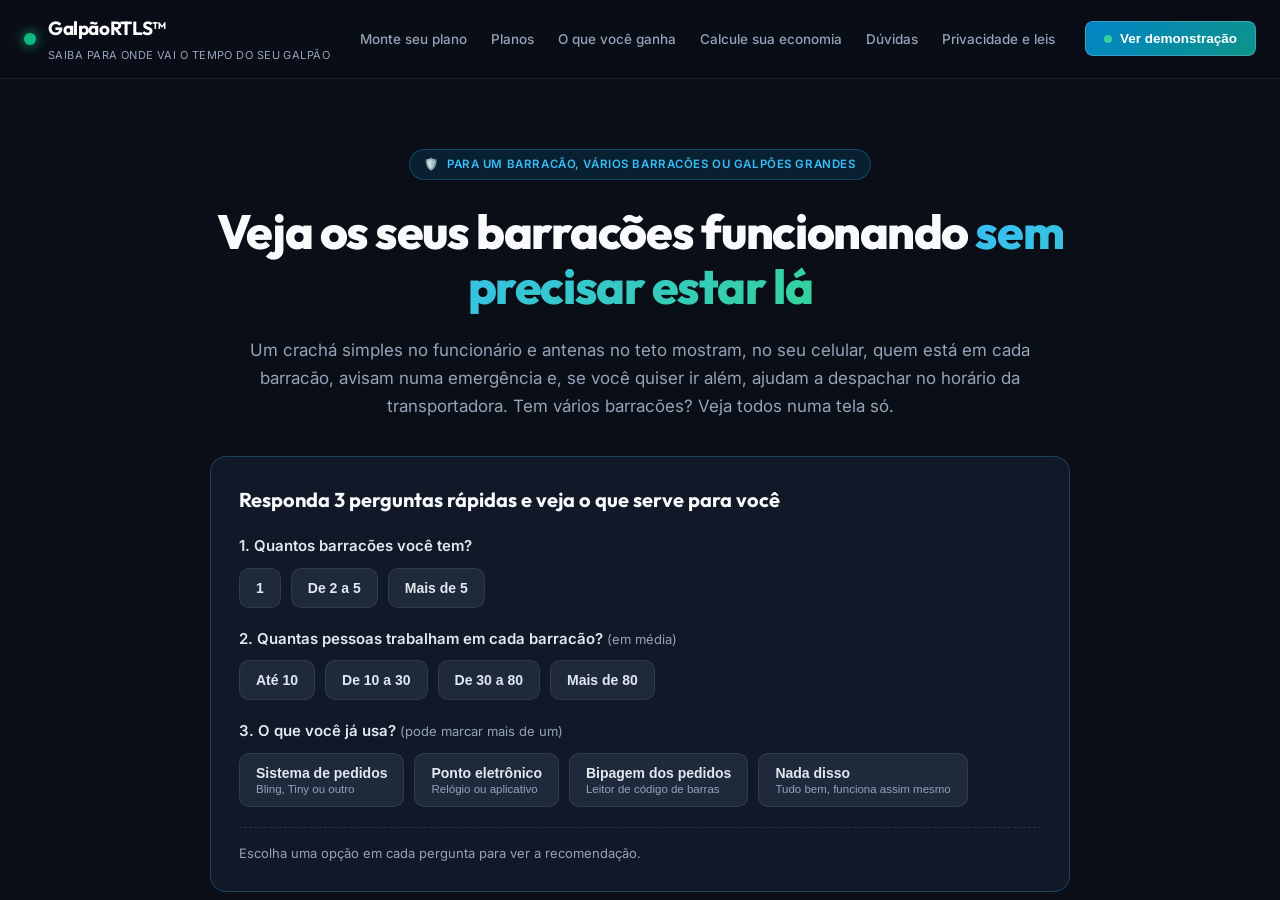
<file: index.html>
<!doctype html>
<html lang="pt-BR">
<head>
  <meta charset="utf-8" />
  <meta name="viewport" content="width=device-width, initial-scale=1, viewport-fit=cover" />
  <title>Painel do Galpão — operação, segurança e prazos de coleta</title>
  <link rel="preconnect" href="https://fonts.googleapis.com">
  <link rel="preconnect" href="https://fonts.gstatic.com" crossorigin>
  <link href="https://fonts.googleapis.com/css2?family=Inter:wght@400;500;600;700&family=JetBrains+Mono:wght@400;500;600&family=Outfit:wght@500;600;700&display=swap" rel="stylesheet">
  <script type="module" crossorigin src="./assets/index-Cyo4kWjC.js"></script>
  <link rel="stylesheet" crossorigin href="./assets/index-DZlcaYOV.css">
</head>
<body>
  <div id="root"></div>
</body>
</html>
</file>
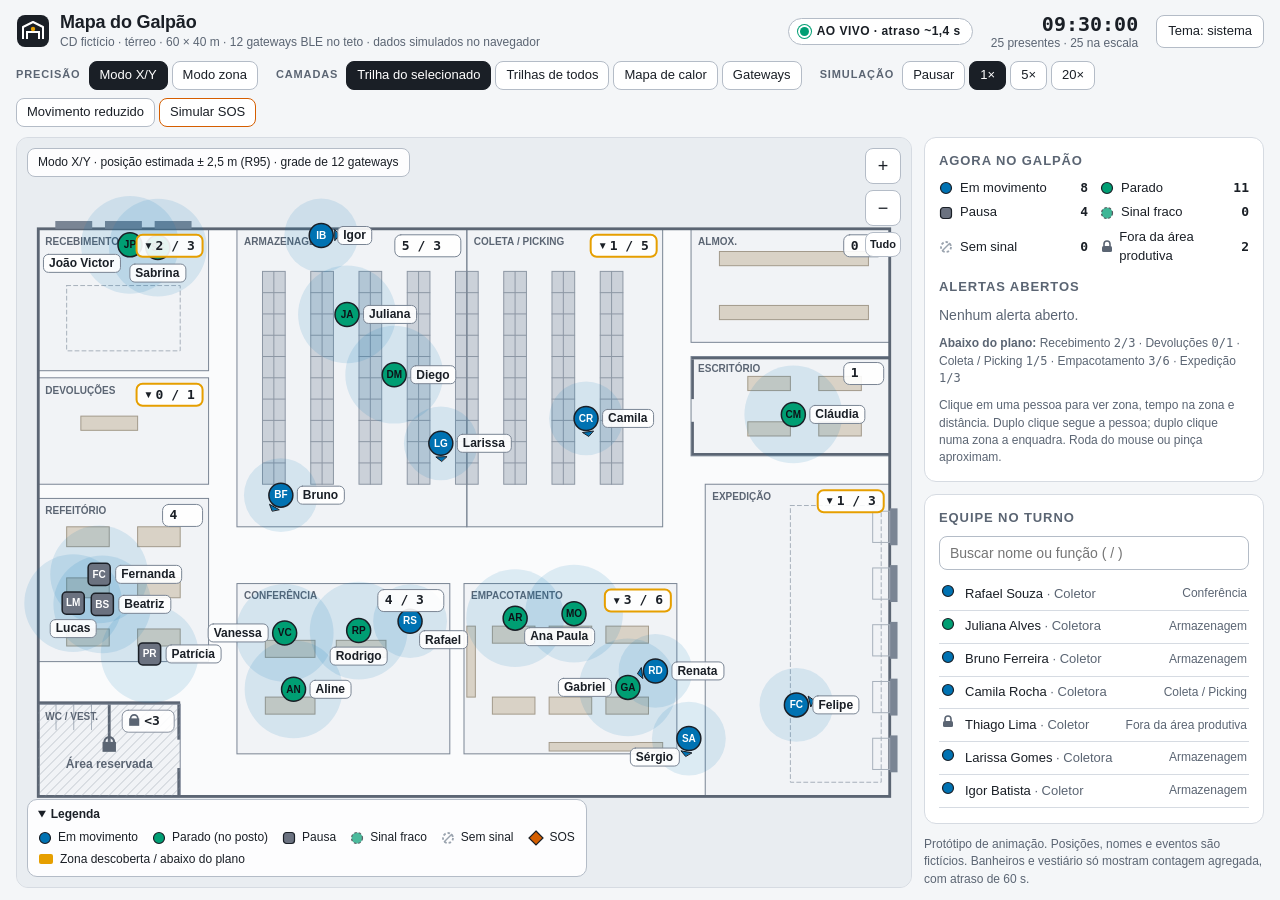
<file: mapa/index.html>
<!doctype html>
<html lang="pt-BR">
<head>
<meta charset="utf-8">
<meta name="viewport" content="width=device-width, initial-scale=1, viewport-fit=cover">
<meta name="claude:viewport-fit-sides" content="cover">
<title>Mapa do Galpão</title>
<style>
/* Layout: cabeçalho com status ao vivo · faixa de controles · mapa (canvas) + painel lateral; no celular tudo empilha.
   Cor é reservada para estados e alertas (Okabe-Ito, spec §6.5/Apêndice C); zonas e planta ficam neutras. */
:root {
  --bg: #F4F6F8; --surface: #FFFFFF; --surface-2: #EDF0F4; --text: #1A1F26; --muted: #5B6573;
  --line: #D6DBE2; --line-strong: #B4BCC7; --btn-on-bg: #1A1F26; --btn-on-fg: #FFFFFF;
  --map-bg: #E9EDF1; --floor: #FAFBFC; --plan-line: #A7B0BB; --zone-outline: #7A8594; --zone-fill: #F1F3F6; --zone-fill-hi: #E2E7ED;
  --wall: #5B6573; --rack: #CBD1D9; --rack-line: #8D97A4; --bench: #D9D2C6; --bench-line: #A39A8B; --dock: #7A8594;
  --marker-outline: #1A1F26; --moving: #0072B2; --stationary: #009E73; --break: #6B7280; --lost: #9AA3AE;
  --sos: #D55E00; --attention: #E69F00; --battery: #F0E442; --selection: #0072B2;
  --ink-moving: #FFFFFF; --ink-stationary: #0D1117; --ink-break: #FFFFFF; --ink-sos: #0D1117; --on-attention: #1A1F26;
  --sos-banner: #B54700; --sos-banner-text: #FFFFFF;
  --trail: rgba(26, 31, 38, .35); --trail-sel: #0072B2; --halo: rgba(0, 114, 178, .12);
  --pill: rgba(255, 255, 255, .9); --pill-border: #7A8594; --privacy: #8A93A0; --focus: #0072B2; --hl: rgba(0, 114, 178, .35);
  --font-ui: "Segoe UI", Roboto, "Helvetica Neue", Arial, system-ui, sans-serif;
  --font-num: "Cascadia Mono", Consolas, "Roboto Mono", ui-monospace, "SF Mono", Menlo, monospace;
  --r-card: 12px; --r-ctl: 8px;
  color-scheme: light;
}
@media (prefers-color-scheme: dark) {
  :root:not([data-theme="light"]) {
    --bg: #0D1117; --surface: #161B22; --surface-2: #1C232D; --text: #E6EAF0; --muted: #9AA4B1;
    --line: #29313C; --line-strong: #3A4453; --btn-on-bg: #E6EAF0; --btn-on-fg: #0D1117;
    --map-bg: #0A0E13; --floor: #10151C; --plan-line: #3A4453; --zone-outline: #6E7A8A; --zone-fill: #131922; --zone-fill-hi: #1A2330;
    --wall: #9AA4B1; --rack: #232B36; --rack-line: #4A5566; --bench: #2D2A25; --bench-line: #5E5648; --dock: #6E7A8A;
    --marker-outline: #0D1117; --moving: #56B4E9; --stationary: #009E73; --break: #9AA4B1; --lost: #5B6573;
    --sos: #D55E00; --attention: #E69F00; --battery: #F0E442; --selection: #FFFFFF;
    --ink-moving: #0D1117; --ink-stationary: #0D1117; --ink-break: #0D1117; --ink-sos: #0D1117; --on-attention: #0D1117;
    --sos-banner: #D55E00; --sos-banner-text: #0D1117;
    --trail: rgba(230, 234, 240, .35); --trail-sel: #56B4E9; --halo: rgba(86, 180, 233, .16);
    --pill: rgba(22, 27, 34, .92); --pill-border: #6E7A8A; --privacy: #6E7A8A; --focus: #56B4E9; --hl: rgba(86, 180, 233, .35);
    color-scheme: dark;
  }
}
:root[data-theme="dark"] {
  --bg: #0D1117; --surface: #161B22; --surface-2: #1C232D; --text: #E6EAF0; --muted: #9AA4B1;
  --line: #29313C; --line-strong: #3A4453; --btn-on-bg: #E6EAF0; --btn-on-fg: #0D1117;
  --map-bg: #0A0E13; --floor: #10151C; --plan-line: #3A4453; --zone-outline: #6E7A8A; --zone-fill: #131922; --zone-fill-hi: #1A2330;
  --wall: #9AA4B1; --rack: #232B36; --rack-line: #4A5566; --bench: #2D2A25; --bench-line: #5E5648; --dock: #6E7A8A;
  --marker-outline: #0D1117; --moving: #56B4E9; --stationary: #009E73; --break: #9AA4B1; --lost: #5B6573;
  --sos: #D55E00; --attention: #E69F00; --battery: #F0E442; --selection: #FFFFFF;
  --ink-moving: #0D1117; --ink-stationary: #0D1117; --ink-break: #0D1117; --ink-sos: #0D1117; --on-attention: #0D1117;
  --sos-banner: #D55E00; --sos-banner-text: #0D1117;
  --trail: rgba(230, 234, 240, .35); --trail-sel: #56B4E9; --halo: rgba(86, 180, 233, .16);
  --pill: rgba(22, 27, 34, .92); --pill-border: #6E7A8A; --privacy: #6E7A8A; --focus: #56B4E9; --hl: rgba(86, 180, 233, .35);
  color-scheme: dark;
}

* { box-sizing: border-box; }
html, body { height: 100%; }
body {
  margin: 0; background: var(--bg); color: var(--text);
  font: 14px/1.45 var(--font-ui);
  padding-left: max(16px, env(safe-area-inset-left, 0px));
  padding-right: max(16px, env(safe-area-inset-right, 0px));
  padding-block: 12px;
  display: flex; flex-direction: column; gap: 10px;
  overflow-x: hidden;
}
[hidden] { display: none !important; }
button, input, select { font: inherit; color: inherit; }
:focus-visible { outline: 2px solid var(--focus); outline-offset: 2px; }
.num { font-family: var(--font-num); font-variant-numeric: tabular-nums; }
.muted { color: var(--muted); }

/* ---------- Cabeçalho ---------- */
.top { display: flex; flex-wrap: wrap; align-items: center; gap: 10px 18px; }
.brand { display: flex; align-items: center; gap: 10px; min-width: 0; margin-right: auto; }
.brand svg { flex: none; }
.brand h1 { margin: 0; font-size: 18px; line-height: 1.2; font-weight: 650; letter-spacing: -.01em; text-wrap: balance; }
.brand p { margin: 0; font-size: 12px; color: var(--muted); }
.live { display: inline-flex; align-items: center; gap: 8px; padding: 4px 11px; border: 1px solid var(--line-strong); border-radius: 999px; background: var(--surface); font-size: 12px; font-weight: 600; letter-spacing: .04em; white-space: nowrap; }
.live .dot { width: 9px; height: 9px; border-radius: 50%; background: var(--stationary); box-shadow: 0 0 0 2px var(--surface), 0 0 0 3px var(--stationary); }
.live.paused .dot { background: var(--muted); box-shadow: 0 0 0 2px var(--surface), 0 0 0 3px var(--muted); }
.clock { display: flex; flex-direction: column; align-items: flex-end; line-height: 1.2; }
.clock .num { font-size: 20px; font-weight: 600; }
.clock small { font-size: 12px; color: var(--muted); }
.ghost { border: 1px solid var(--line-strong); background: var(--surface); border-radius: var(--r-ctl); padding: 6px 11px; cursor: pointer; font-size: 13px; }
.ghost:hover { background: var(--surface-2); }

/* ---------- Banner SOS (P1) ---------- */
.sos-banner { display: flex; flex-wrap: wrap; align-items: center; gap: 8px 14px; background: var(--sos-banner); color: var(--sos-banner-text); border-radius: var(--r-card); padding: 10px 14px; }
.sos-banner strong { font-size: 15px; letter-spacing: .03em; }
.sos-banner .sos-text { flex: 1 1 260px; min-width: 0; }
.sos-banner button { border: 1.5px solid currentColor; background: transparent; color: inherit; border-radius: var(--r-ctl); padding: 6px 12px; font-weight: 650; cursor: pointer; }
.sos-banner button.primary { background: var(--sos-banner-text); color: var(--sos-banner); border-color: var(--sos-banner-text); }

/* ---------- Barra de controles ---------- */
.toolbar { display: flex; flex-wrap: wrap; align-items: center; gap: 8px 18px; }
.group { display: inline-flex; flex-wrap: wrap; align-items: center; gap: 4px; }
.glabel { font-size: 11px; text-transform: uppercase; letter-spacing: .08em; color: var(--muted); margin-right: 4px; font-weight: 600; }
.seg { border: 1px solid var(--line-strong); background: var(--surface); border-radius: var(--r-ctl); padding: 5px 10px; cursor: pointer; font-size: 13px; line-height: 1.3; white-space: nowrap; }
.seg:hover { background: var(--surface-2); }
.seg[aria-pressed="true"] { background: var(--btn-on-bg); color: var(--btn-on-fg); border-color: var(--btn-on-bg); }
.seg.warn { border-color: var(--sos); }
select.seg { padding-right: 6px; }

/* ---------- Área principal ---------- */
.layout { flex: 1; min-height: 0; display: grid; grid-template-columns: minmax(0, 1fr) 340px; grid-template-rows: minmax(0, 1fr); gap: 12px; }
.mapwrap { position: relative; min-height: 0; min-width: 0; border: 1px solid var(--line); border-radius: var(--r-card); overflow: hidden; background: var(--map-bg); }
#map { display: block; width: 100%; height: 100%; touch-action: none; cursor: grab; }
#map.dragging { cursor: grabbing; }
#map.pointer { cursor: pointer; }
.mapctl { position: absolute; top: 10px; right: 10px; display: flex; flex-direction: column; gap: 6px; }
.mapctl button { width: 36px; height: 36px; border: 1px solid var(--line-strong); background: var(--surface); border-radius: var(--r-ctl); cursor: pointer; font-size: 18px; line-height: 1; display: grid; place-items: center; }
.mapctl button.wide { font-size: 11px; font-weight: 600; height: auto; padding: 6px 0; }
.mapctl button:hover { background: var(--surface-2); }
.modechip { position: absolute; top: 10px; left: 10px; max-width: calc(100% - 70px); padding: 5px 10px; border-radius: 8px; background: var(--pill); border: 1px solid var(--line-strong); font-size: 12px; }
.followchip { position: absolute; left: 50%; transform: translateX(-50%); bottom: 12px; padding: 6px 8px 6px 12px; border-radius: 999px; background: var(--btn-on-bg); color: var(--btn-on-fg); font-size: 13px; display: flex; align-items: center; gap: 8px; max-width: calc(100% - 24px); white-space: nowrap; overflow: hidden; }
.followchip button { border: 0; border-radius: 999px; padding: 3px 10px; background: var(--btn-on-fg); color: var(--btn-on-bg); cursor: pointer; font-size: 12px; font-weight: 600; }
.legend { position: absolute; left: 10px; bottom: 10px; max-width: min(560px, calc(100% - 20px)); background: var(--pill); border: 1px solid var(--line-strong); border-radius: 10px; padding: 6px 10px; font-size: 12px; }
.legend summary { cursor: pointer; font-weight: 600; font-size: 12px; }
.legend ul { list-style: none; margin: 6px 0 2px; padding: 0; display: flex; flex-wrap: wrap; gap: 4px 14px; }
.legend li { display: inline-flex; align-items: center; gap: 6px; white-space: nowrap; }
.heatleg { display: flex; align-items: center; gap: 8px; margin-top: 6px; }
.heatbar { width: 120px; height: 8px; border-radius: 4px; background: linear-gradient(90deg, rgba(0,34,78,.15), #35456C, #666970, #A59C74, #FEE838); }

/* ---------- Painel lateral ---------- */
.side { min-height: 0; min-width: 0; display: flex; flex-direction: column; gap: 12px; overflow: auto; }
.card { background: var(--surface); border: 1px solid var(--line); border-radius: var(--r-card); padding: 14px; min-width: 0; }
.card h2 { margin: 0 0 8px; font-size: 13px; text-transform: uppercase; letter-spacing: .07em; color: var(--muted); font-weight: 650; }
.who { display: flex; align-items: center; gap: 10px; margin-bottom: 10px; }
.who h3 { margin: 0; font-size: 17px; line-height: 1.2; }
.who p { margin: 0; font-size: 13px; color: var(--muted); }
dl.kv { display: grid; grid-template-columns: auto minmax(0, 1fr); gap: 6px 12px; margin: 0; font-size: 13px; }
dl.kv dt { color: var(--muted); }
dl.kv dd { margin: 0; font-weight: 600; min-width: 0; overflow-wrap: anywhere; }
.chip { display: inline-flex; align-items: center; gap: 6px; padding: 1px 8px; border-radius: 999px; border: 1px solid var(--line-strong); font-size: 12px; font-weight: 600; white-space: nowrap; }
.chip.over { background: var(--sos-banner); color: var(--sos-banner-text); border-color: var(--sos-banner); }
.chip.under, .chip.uncovered { border-color: var(--attention); }
.chip.uncovered { background: var(--attention); color: var(--on-attention); }
.crumbs { list-style: none; margin: 10px 0 0; padding: 0; display: flex; flex-direction: column; gap: 4px; font-size: 12.5px; }
.crumbs li { display: grid; grid-template-columns: 74px minmax(0, 1fr) auto; gap: 8px; padding: 3px 0; border-top: 1px solid var(--line); }
.crumbs li:first-child { border-top: 0; }
.actions { display: flex; flex-wrap: wrap; gap: 8px; margin-top: 12px; }
.note { margin: 10px 0 0; font-size: 12px; color: var(--muted); }
.alerts { list-style: none; margin: 0; padding: 0; display: flex; flex-direction: column; gap: 6px; }
.alerts li button { width: 100%; text-align: left; display: flex; gap: 8px; align-items: flex-start; border: 1px solid var(--line); background: var(--surface-2); border-radius: var(--r-ctl); padding: 7px 9px; cursor: pointer; font-size: 13px; }
.alerts .sev { flex: none; font-weight: 700; font-size: 11px; padding: 1px 6px; border-radius: 6px; border: 1px solid var(--line-strong); }
.alerts .sev.p1 { background: var(--sos-banner); color: var(--sos-banner-text); border-color: var(--sos-banner); }
.alerts .sev.p2 { border-color: var(--sos); }
.alerts .nm { flex: 1; min-width: 0; overflow: hidden; text-overflow: ellipsis; white-space: nowrap; }
.alerts .zn { color: var(--muted); font-size: 12px; white-space: nowrap; }
.alerts .sev.p3 { background: var(--attention); color: var(--on-attention); border-color: var(--attention); }
.summary { display: grid; grid-template-columns: repeat(2, minmax(0, 1fr)); gap: 6px 12px; font-size: 13px; margin: 0 0 12px; }
.summary div { display: flex; align-items: center; gap: 7px; }
.summary b { margin-left: auto; font-family: var(--font-num); font-variant-numeric: tabular-nums; }
.listcard { display: flex; flex-direction: column; min-height: 220px; }
.search { width: 100%; border: 1px solid var(--line-strong); background: var(--surface); border-radius: var(--r-ctl); padding: 6px 10px; margin-bottom: 8px; }
#peopleList { list-style: none; margin: 0; padding: 0; overflow: auto; flex: 1; min-height: 0; }
#peopleList button { width: 100%; display: grid; grid-template-columns: 16px minmax(0, 1fr) auto; align-items: center; gap: 8px; border: 0; border-top: 1px solid var(--line); background: transparent; padding: 6px 2px; text-align: left; cursor: pointer; font-size: 13px; }
#peopleList li:first-child button { border-top: 0; }
#peopleList button:hover { background: var(--surface-2); }
#peopleList button[aria-current="true"] { background: var(--surface-2); box-shadow: inset 3px 0 0 var(--selection); }
#peopleList .nm { min-width: 0; overflow: hidden; text-overflow: ellipsis; white-space: nowrap; }
#peopleList .zn { color: var(--muted); font-size: 12px; white-space: nowrap; }
.foot { font-size: 12px; color: var(--muted); margin: 0; }
.kbd { font-family: var(--font-num); font-size: 11px; border: 1px solid var(--line-strong); border-bottom-width: 2px; border-radius: 4px; padding: 0 4px; }

@media (max-width: 899px) {
  html, body { height: auto; }
  .layout { grid-template-columns: minmax(0, 1fr); grid-template-rows: auto; }
  .mapwrap { height: 64vh; min-height: 340px; }
  .side { overflow: visible; }
  #peopleList { max-height: 420px; }
  .clock { align-items: flex-start; }
}
@media (max-width: 520px) {
  .brand h1 { font-size: 16px; }
  .modechip { font-size: 11px; }
  .legend { font-size: 11px; }
}
@media (prefers-reduced-motion: no-preference) {
  .seg, .ghost, .mapctl button { transition: background-color .1s cubic-bezier(.2, 0, 0, 1); }
}
</style>
</head>
<body>
<header class="top">
  <div class="brand">
    <svg width="34" height="34" viewBox="0 0 34 34" aria-hidden="true">
      <rect x="1" y="1" width="32" height="32" rx="8" style="fill:var(--btn-on-bg)"></rect>
      <path d="M7 25V13l10-5 10 5v12" style="fill:none;stroke:var(--btn-on-fg);stroke-width:2;stroke-linejoin:round"></path>
      <path d="M11 25v-7h12v7" style="fill:none;stroke:var(--btn-on-fg);stroke-width:2"></path>
      <circle cx="17" cy="15" r="2.2" style="fill:var(--attention)"></circle>
    </svg>
    <div>
      <h1>Mapa do Galpão</h1>
      <p>CD fictício · térreo · 60 × 40 m · 12 gateways BLE no teto · dados simulados no navegador</p>
    </div>
  </div>
  <div class="live" id="liveChip" role="status"><span class="dot" aria-hidden="true"></span><span id="liveText">AO VIVO · atraso ~1,4 s</span></div>
  <div class="clock"><span class="num" id="clock">--:--:--</span><small id="presentTotal">—</small></div>
  <button class="ghost" id="themeBtn" type="button">Tema: sistema</button>
</header>

<div class="sos-banner" id="sosBanner" role="alert" aria-live="assertive" hidden>
  <div class="sos-text"><strong>SOS</strong> · <span id="sosText"></span></div>
  <button type="button" id="sosGo">Ver no mapa</button>
  <button type="button" id="sosAck" class="primary">Reconhecer</button>
</div>

<nav class="toolbar" aria-label="Controles do mapa">
  <div class="group" role="group" aria-label="Modo de precisão">
    <span class="glabel">Precisão</span>
    <button type="button" class="seg" id="modeXY" aria-pressed="true">Modo X/Y</button>
    <button type="button" class="seg" id="modeZone" aria-pressed="false">Modo zona</button>
  </div>
  <div class="group" role="group" aria-label="Camadas">
    <span class="glabel">Camadas</span>
    <button type="button" class="seg" id="layTrail" aria-pressed="true">Trilha do selecionado</button>
    <button type="button" class="seg" id="layTrailAll" aria-pressed="false">Trilhas de todos</button>
    <button type="button" class="seg" id="layHeat" aria-pressed="false">Mapa de calor</button>
    <select class="seg" id="heatWin" aria-label="Janela do mapa de calor" hidden>
      <option value="15">Últimos 15 min</option>
      <option value="60">Última 1 h</option>
      <option value="0" selected>Turno (desde 08:00)</option>
    </select>
    <button type="button" class="seg" id="layGw" aria-pressed="false">Gateways</button>
  </div>
  <div class="group" role="group" aria-label="Velocidade da simulação">
    <span class="glabel">Simulação</span>
    <button type="button" class="seg" id="spdPause" aria-pressed="false" title="Pausar (barra de espaço)">Pausar</button>
    <button type="button" class="seg" data-speed="1" aria-pressed="true">1×</button>
    <button type="button" class="seg" data-speed="5" aria-pressed="false">5×</button>
    <button type="button" class="seg" data-speed="20" aria-pressed="false">20×</button>
  </div>
  <div class="group" role="group" aria-label="Acessibilidade e testes">
    <button type="button" class="seg" id="motionBtn" aria-pressed="false">Movimento reduzido</button>
    <button type="button" class="seg warn" id="sosBtn">Simular SOS</button>
  </div>
</nav>

<main class="layout">
  <section class="mapwrap" aria-label="Planta do galpão ao vivo">
    <canvas id="map" tabindex="0" aria-label="Mapa de topo do galpão com a posição estimada dos funcionários. Use a lista Equipe no turno para navegar pelo teclado; + e − aproximam, setas movem, Home mostra tudo."></canvas>
    <div class="modechip" id="modeChip">Modo X/Y · posição estimada ± 2,5 m (R95)</div>
    <div class="mapctl">
      <button type="button" id="zoomIn" aria-label="Aproximar">+</button>
      <button type="button" id="zoomOut" aria-label="Afastar">−</button>
      <button type="button" id="zoomFit" class="wide" aria-label="Ver o galpão inteiro">Tudo</button>
    </div>
    <div class="followchip" id="followChip" hidden><span id="followText"></span><button type="button" id="followBtn">Sair</button></div>
    <details class="legend" id="legend" open>
      <summary>Legenda</summary>
      <ul>
        <li><svg width="14" height="14" aria-hidden="true"><circle cx="7" cy="7" r="5.5" style="fill:var(--moving);stroke:var(--marker-outline);stroke-width:1.2"></circle></svg>Em movimento</li>
        <li><svg width="14" height="14" aria-hidden="true"><circle cx="7" cy="7" r="5.5" style="fill:var(--stationary);stroke:var(--marker-outline);stroke-width:1.2"></circle></svg>Parado (no posto)</li>
        <li><svg width="14" height="14" aria-hidden="true"><rect x="1.5" y="1.5" width="11" height="11" rx="3" style="fill:var(--break);stroke:var(--marker-outline);stroke-width:1.2"></rect></svg>Pausa</li>
        <li><svg width="14" height="14" aria-hidden="true"><circle cx="7" cy="7" r="5.5" style="fill:var(--stationary);opacity:.7;stroke:var(--text);stroke-width:1.2;stroke-dasharray:2.5 2"></circle></svg>Sinal fraco</li>
        <li><svg width="14" height="14" aria-hidden="true"><circle cx="7" cy="7" r="5" style="fill:none;stroke:var(--lost);stroke-width:1.8;stroke-dasharray:2.5 2"></circle><path d="M3 11 11 3" style="stroke:var(--lost);stroke-width:1.5"></path></svg>Sem sinal</li>
        <li><svg width="16" height="16" aria-hidden="true"><path d="M8 1 15 8 8 15 1 8Z" style="fill:var(--sos);stroke:var(--marker-outline);stroke-width:1.2"></path></svg>SOS</li>
        <li><svg width="16" height="12" aria-hidden="true"><rect x="1" y="1" width="14" height="10" rx="2" style="fill:var(--attention)"></rect></svg>Zona descoberta / abaixo do plano</li>
      </ul>
      <div class="heatleg" id="heatLegend" hidden><span>0</span><span class="heatbar" aria-hidden="true"></span><span id="heatUnit">30 pessoa-min/m²</span></div>
    </details>
  </section>

  <aside class="side">
    <section class="card" id="detail" aria-label="Detalhes"></section>
    <section class="card listcard">
      <h2>Equipe no turno</h2>
      <input class="search" id="search" type="search" placeholder="Buscar nome ou função ( / )" aria-label="Buscar funcionário">
      <ul id="peopleList"></ul>
    </section>
    <p class="foot">Protótipo de animação. Posições, nomes e eventos são fictícios. Banheiros e vestiário só mostram contagem agregada, com atraso de 60 s.</p>
  </aside>
</main>
<script>
'use strict';
/* =============================================================================================
   Mapa do Galpão — protótipo do mapa de topo ao vivo (RTLS BLE) — um único arquivo, sem build.
   Segue a "Especificação de Animação e Visualização" (animacoes-spec.md, v1.0).

   Módulos (cada um é um IIFE que expõe só o necessário):
     0. U, EASE, MOTION, springStep .. utilidades, curvas Material 3, mola criticamente amortecida
     1. LAYOUT ...................... planta em METROS (x à direita, y para baixo): zonas, obstáculos,
                                      grafo de corredores, vagas (slots) do modo zona, gateways
     2. ROUTER ...................... rotas plausíveis: reta na área livre ou caminho mínimo no grafo
                                      (Floyd–Warshall + "puxar o barbante" + cantos arredondados)
     3. SIM ......................... simulador: funcionários "verdadeiros" com roteiros por função e o
                                      que seria o BACKEND (ruído, filtro, map-matching, privacidade,
                                      perda de pacotes, SOS). Na implementação real vira o WebSocket rtls.v1.
     4. FRONT ....................... posicionamento no navegador: buffer de interpolação (render em
                                      agora − D), rota entre amostras, extrapolação curta, mola de correção,
                                      teletransporte, sinal fraco/sem sinal, modo zona (vagas + trânsito),
                                      contadores com debounce, trilhas, mapa de calor, alertas.
     5. RENDER ...................... Canvas 2D: câmera (zoom/pan/seguir), camadas, LOD por px/m,
                                      rótulos sem sobreposição (guloso, 8 candidatos, aderência).
     6. UI .......................... controles, painel, lista acessível, banner SOS, laço rAF.
   Na produção a spec recomenda PixiJS (WebGL); os módulos 1–4 e a lógica de 5 se reaproveitam.
   ============================================================================================= */

/* ============================== 0. UTILIDADES ============================== */
function mulberry32(seed) {
  return function () {
    seed |= 0; seed = (seed + 0x6D2B79F5) | 0;
    let t = Math.imul(seed ^ (seed >>> 15), 1 | seed);
    t = (t + Math.imul(t ^ (t >>> 7), 61 | t)) ^ t;
    return ((t ^ (t >>> 14)) >>> 0) / 4294967296;
  };
}
const NF1 = new Intl.NumberFormat('pt-BR', { minimumFractionDigits: 1, maximumFractionDigits: 1 });
const NF2 = new Intl.NumberFormat('pt-BR', { minimumFractionDigits: 2, maximumFractionDigits: 2 });
const U = {
  rng: mulberry32(20261017),                      // semente fixa: a simulação é determinística
  clamp: (v, a, b) => (v < a ? a : v > b ? b : v),
  lerp: (a, b, t) => a + (b - a) * t,
  hyp: (x, y) => Math.sqrt(x * x + y * y),
  rand(a, b) { return a + (b - a) * U.rng(); },
  pick(arr) { return arr[Math.floor(U.rng() * arr.length)]; },
  gauss() { let u = 0; while (u === 0) u = U.rng(); const v = U.rng(); return Math.sqrt(-2 * Math.log(u)) * Math.cos(2 * Math.PI * v); },
  pad: (n) => String(n).padStart(2, '0'),
  clock(sec) { sec = Math.floor(sec); return U.pad(Math.floor(sec / 3600) % 24) + ':' + U.pad(Math.floor(sec / 60) % 60) + ':' + U.pad(sec % 60); },
  hm(sec) { sec = Math.floor(sec); return U.pad(Math.floor(sec / 3600) % 24) + ':' + U.pad(Math.floor(sec / 60) % 60); },
  dur(sec) {                                      // "45 s", "12 min 30 s", "1 h 05 min"
    sec = Math.max(0, Math.floor(sec));
    if (sec < 60) return sec + ' s';
    if (sec < 3600) return Math.floor(sec / 60) + ' min' + (sec < 600 ? ' ' + U.pad(sec % 60) + ' s' : '');
    return Math.floor(sec / 3600) + ' h ' + U.pad(Math.floor(sec / 60) % 60) + ' min';
  },
  ago(sec) { return 'há ' + U.dur(sec); },
  dist(m) { return m < 1000 ? Math.round(m) + ' m' : NF2.format(m / 1000) + ' km'; },
  esc(s) { return String(s).replace(/[&<>"']/g, (c) => ({ '&': '&amp;', '<': '&lt;', '>': '&gt;', '"': '&quot;', "'": '&#39;' }[c])); },
};

/* Curvas de easing (Material 3, spec §9.3). Solver cúbico: Newton-Raphson com bisseção de reserva. */
function cubicBezier(x1, y1, x2, y2) {
  const cx = 3 * x1, bx = 3 * (x2 - x1) - cx, ax = 1 - cx - bx;
  const cy = 3 * y1, by = 3 * (y2 - y1) - cy, ay = 1 - cy - by;
  const sx = (t) => ((ax * t + bx) * t + cx) * t;
  const sy = (t) => ((ay * t + by) * t + cy) * t;
  const dsx = (t) => (3 * ax * t + 2 * bx) * t + cx;
  return function (x) {
    if (x <= 0) return 0;
    if (x >= 1) return 1;
    let t = x;
    for (let i = 0; i < 8; i++) {
      const e = sx(t) - x;
      if (Math.abs(e) < 1e-5) return sy(t);
      const d = dsx(t);
      if (Math.abs(d) < 1e-6) break;
      t -= e / d;
    }
    let lo = 0, hi = 1; t = x;
    for (let i = 0; i < 30; i++) {
      const v = sx(t);
      if (Math.abs(v - x) < 1e-5) break;
      if (v < x) lo = t; else hi = t;
      t = (lo + hi) / 2;
    }
    return sy(t);
  };
}
const EASE = {
  standard: cubicBezier(0.2, 0, 0, 1),            // UI e trânsito entre zonas
  emphDec: cubicBezier(0.05, 0.7, 0.1, 1),        // elementos entrando (número novo, fade-in)
  emphAcc: cubicBezier(0.3, 0, 0.8, 0.15),        // elementos saindo
  linear: (t) => t,                               // posição no modo X/Y (velocidade verdadeira)
};
/* Tokens de duração em ms (spec §9.2). */
const MOTION = { micro: 100, fast: 150, base: 200, medium: 250, moderate: 300, slow: 500, slower: 600 };

/* Mola criticamente amortecida, solução exata e independente de fps (spec Apêndice B.3).
   s = {x, y, vx, vy}; alvo (tx, ty); dt em segundos; omega em 1/s. */
function springStep(s, tx, ty, dt, omega) {
  if (dt <= 0) return;
  const e = Math.exp(-omega * dt);
  const x0 = s.x - tx, y0 = s.y - ty;
  const cx = s.vx + omega * x0, cy = s.vy + omega * y0;
  s.x = tx + (x0 + cx * dt) * e; s.y = ty + (y0 + cy * dt) * e;
  s.vx = (s.vx - omega * cx * dt) * e; s.vy = (s.vy - omega * cy * dt) * e;
}
const omegaFromSettle95 = (sec) => 4.744 / sec;   // 0,4 s → 11,86 1/s

/* ============================== 1. LAYOUT (planta em metros) ============================== */
const LAYOUT = (() => {
  const W = 60, H = 40;
  /* Zonas: r = [x0, y0, x1, y1]. planned = planejado do turno (viria da escala/WMS); capacity = lotação.
     support = área de apoio (sem planejado). privacy = zona de privacidade (só contagem agregada). */
  const zones = [
    { id: 'rec',  name: 'Recebimento',            short: 'Receb.',     r: [0, 0, 12, 10],     planned: 3, capacity: 6 },
    { id: 'dev',  name: 'Devoluções',             short: 'Devol.',     r: [0, 10.5, 12, 18],  planned: 1, capacity: 3 },
    { id: 'ref',  name: 'Refeitório',             short: 'Refeit.',    r: [0, 19, 12, 30.5],  planned: null, capacity: 16, support: true },
    { id: 'wc',   name: 'Banheiros / Vestiário',  short: 'WC / Vest.', r: [0, 33.5, 10, 40],  privacy: true },
    { id: 'arm',  name: 'Armazenagem',            short: 'Armaz.',     r: [14, 0, 30.2, 21],  planned: 3, capacity: 8, aisles: true },
    { id: 'pick', name: 'Coleta / Picking',       short: 'Picking',    r: [30.2, 0, 44, 21],  planned: 5, capacity: 9, aisles: true },
    { id: 'alm',  name: 'Almoxarifado de insumos', short: 'Almox.',    r: [46, 0, 60, 8],     planned: null, capacity: 4, support: true },
    { id: 'esc',  name: 'Escritório',             short: 'Escrit.',    r: [46, 9, 60, 16],    planned: null, capacity: 6, support: true },
    { id: 'conf', name: 'Conferência',            short: 'Confer.',    r: [14, 25, 29, 37],   planned: 3, capacity: 6 },
    { id: 'pack', name: 'Empacotamento',          short: 'Packing',    r: [30, 25, 45, 37],   planned: 6, capacity: 9 },
    { id: 'exp',  name: 'Expedição',              short: 'Exped.',     r: [47, 18, 60, 40],   planned: 3, capacity: 6 },
  ];
  zones.forEach((z, i) => {
    z.idx = i;
    z.cx = (z.r[0] + z.r[2]) / 2; z.cy = (z.r[1] + z.r[3]) / 2;
    z.w = z.r[2] - z.r[0]; z.h = z.r[3] - z.r[1]; z.area = z.w * z.h;
  });
  const zoneById = Object.fromEntries(zones.map((z) => [z.id, z]));
  const Z = zoneById;

  /* Obstáculos (estantes, bancadas, mesas, paredes). Ninguém é desenhado atravessando estes retângulos. */
  const obstacles = [];
  const ob = (x0, y0, x1, y1, kind, label) => obstacles.push({ r: [x0, y0, x1, y1], kind, label });
  // Corredores das estantes (linhas de centro) e estantes entre eles (porta-paletes de 1,6 m)
  const AISLES = [];
  for (let i = 0; i < 9; i++) AISLES.push(Math.round((14.9 + 3.4 * i) * 100) / 100);
  const RACK_IDS = 'ABCDEFGH';
  for (let i = 0; i < 8; i++) { const cx = (AISLES[i] + AISLES[i + 1]) / 2; ob(cx - 0.8, 3, cx + 0.8, 18, 'rack', 'Rua ' + RACK_IDS[i]); }
  // Empacotamento: 6 bancadas (2 filas) + mesa de entrada + prateleira de saída (pedidos embalados)
  const BENCH_X = [33.5, 37.5, 41.5];
  Z.pack.ws = [];
  BENCH_X.forEach((x, i) => { ob(x - 1.5, 28, x + 1.5, 29.2, 'bench', 'B0' + (i + 1)); Z.pack.ws.push({ id: 'B0' + (i + 1), x, y: 27.2 }); });
  BENCH_X.forEach((x, i) => { ob(x - 1.5, 33, x + 1.5, 34.2, 'bench', 'B0' + (i + 4)); Z.pack.ws.push({ id: 'B0' + (i + 4), x, y: 32.2 }); });
  ob(30.2, 28, 30.8, 33, 'table', 'Entrada');
  ob(36, 36.2, 44, 36.8, 'shelf', 'Saída');
  // Conferência: 3 mesas com posto
  Z.conf.ws = [{ id: 'C01', x: 17.75, y: 28.2 }, { id: 'C02', x: 22.75, y: 28.2 }, { id: 'C03', x: 17.75, y: 32.2 }];
  ob(16, 29, 19.5, 30.2, 'bench', 'C01'); ob(21, 29, 24.5, 30.2, 'bench', 'C02'); ob(16, 33, 19.5, 34.2, 'bench', 'C03');
  // Devoluções: mesa de triagem
  Z.dev.ws = [{ id: 'D01', x: 5, y: 12.4 }];
  ob(3, 13.2, 7, 14.2, 'bench', 'D01');
  // Almoxarifado: 2 prateleiras (caixas, fitas, plástico-bolha)
  ob(48, 1.6, 58.5, 2.6, 'shelf', 'Caixas'); ob(48, 5.4, 58.5, 6.4, 'shelf', 'Fitas e bolha');
  // Paredes do banheiro/vestiário (porta em y 36–38) e do escritório (porta em y 12–13,6)
  ob(0, 33.3, 10, 33.5, 'wall'); ob(9.8, 33.5, 10, 36, 'wall'); ob(9.8, 38, 10, 40, 'wall'); ob(4.9, 33.5, 5.1, 36.5, 'wall');
  ob(46, 9, 60, 9.2, 'wall'); ob(46, 15.8, 60, 16, 'wall'); ob(46, 9.2, 46.2, 12, 'wall'); ob(46, 13.6, 46.2, 15.8, 'wall');

  /* ---------- geometria ---------- */
  const PAD = 0.3;                                 // folga do corpo da pessoa em relação aos obstáculos
  function segHitsRect(ax, ay, bx, by, x0, y0, x1, y1) {   // Liang–Barsky
    let t0 = 0, t1 = 1;
    const dx = bx - ax, dy = by - ay;
    const P = [-dx, dx, -dy, dy], Q = [ax - x0, x1 - ax, ay - y0, y1 - ay];
    for (let i = 0; i < 4; i++) {
      if (P[i] === 0) { if (Q[i] < 0) return false; }
      else {
        const t = Q[i] / P[i];
        if (P[i] < 0) { if (t > t1) return false; if (t > t0) t0 = t; }
        else { if (t < t0) return false; if (t < t1) t1 = t; }
      }
    }
    return true;
  }
  function segmentFree(ax, ay, bx, by, pad = PAD) {
    for (let i = 0; i < obstacles.length; i++) {
      const r = obstacles[i].r;
      if (segHitsRect(ax, ay, bx, by, r[0] - pad, r[1] - pad, r[2] + pad, r[3] + pad)) return false;
    }
    return true;
  }
  function pointClear(x, y, c = 0.15) {
    if (x < 0.2 || y < 0.2 || x > W - 0.2 || y > H - 0.2) return false;
    for (let i = 0; i < obstacles.length; i++) {
      const r = obstacles[i].r;
      if (x > r[0] - c && x < r[2] + c && y > r[1] - c && y < r[3] + c) return false;
    }
    return true;
  }
  const inRect = (x, y, r) => x >= r[0] && x <= r[2] && y >= r[1] && y <= r[3];
  function zoneAt(x, y) { for (const z of zones) if (inRect(x, y, z.r)) return z.id; return null; }
  function distToRect(x, y, r) { const dx = Math.max(r[0] - x, 0, x - r[2]), dy = Math.max(r[1] - y, 0, y - r[3]); return U.hyp(dx, dy); }
  const PRIV_HALO = 3;                             // halo de 3 m em volta da zona privada (spec §6.7)
  const privZones = zones.filter((z) => z.privacy);
  function inPrivHalo(x, y) { for (const z of privZones) if (distToRect(x, y, z.r) < PRIV_HALO) return true; return false; }
  /* Empurra um ponto que caiu no halo (por ruído ou curva de rota) para a borda externa do halo.
     Devolve null se o ponto está dentro da zona privada ou se a borda não é área livre. */
  function pushOutOfPriv(x, y) {
    for (const z of privZones) {
      const r = z.r, qx = U.clamp(x, r[0], r[2]), qy = U.clamp(y, r[1], r[3]), dx = x - qx, dy = y - qy, d = U.hyp(dx, dy);
      if (d >= PRIV_HALO) continue;
      if (d < 1e-6) return null;
      const f = (PRIV_HALO + 0.02) / d; x = qx + dx * f; y = qy + dy * f;
    }
    return pointClear(x, y, 0.1) ? { x, y } : null;
  }

  /* ---------- grafo de corredores (nós em cruzamentos e bocas, arestas nas linhas de centro) ---------- */
  const nodes = [], edges = [];
  const N = (x, y) => { nodes.push({ x, y }); return nodes.length - 1; };
  const E = (a, b) => edges.push([a, b]);
  const chain = (ids) => { for (let i = 1; i < ids.length; i++) E(ids[i - 1], ids[i]); };
  const STOP_Y = [1.5, 4.5, 8, 11.5, 15, 19.8];
  const aisleNodes = AISLES.map((x) => { const ids = STOP_Y.map((y) => N(x, y)); chain(ids); return ids; });
  const L = [1.5, 5, 14, 19.8, 23, 24.6, 30.5, 37, 38.6].map((y) => N(13, y)); chain(L);        // corredor x = 13
  const R = [1.5, 4, 12.7, 19.8, 23, 30.2, 38.6].map((y) => N(45.5, y)); chain(R);              // corredor x = 45,5
  chain([L[0], ...aisleNodes.map((a) => a[0]), R[0]]);                                           // travessa superior
  chain([L[3], ...aisleNodes.map((a) => a[5]), R[3]]);                                           // travessa inferior
  const mainIds = AISLES.map((x) => N(x, 23));
  chain([L[4], ...mainIds, R[4]]);                                                               // corredor principal y = 23
  aisleNodes.forEach((a, i) => E(a[5], mainIds[i]));
  const bot = [21.7, 29.5, 37.5].map((x) => N(x, 38.6)); chain([L[8], ...bot, R[6]]);            // corredor do fundo
  // portais das zonas (boca de corredor / porta) — usados no trânsito do modo zona
  Z.rec.portal = L[1]; Z.dev.portal = L[2]; Z.ref.portal = L[5];
  const wcOut = N(11.2, 37), wcIn = N(8.4, 37); E(L[7], wcOut); E(wcOut, wcIn); Z.wc.portal = wcIn;
  Z.arm.portal = aisleNodes[2][5]; Z.pick.portal = aisleNodes[6][5];
  const almIn = N(47.3, 4), almMid = N(53, 4); E(R[1], almIn); E(almIn, almMid); Z.alm.portal = almIn;
  const escIn = N(47.4, 12.8); E(R[2], escIn); Z.esc.portal = escIn;
  // Conferência
  const cE = N(21.7, 25.9); E(mainIds[2], cE);
  const c1 = N(15.2, 26.8), c2 = N(21.7, 26.8), c3 = N(27.8, 26.8), c4 = N(15.2, 31.6), c5 = N(27.8, 31.6), c6 = N(27.8, 35.8), c7 = N(15.2, 35.8);
  E(cE, c2); chain([c1, c2, c3]); E(c1, c4); E(c3, c5); E(c4, c5); E(c5, c6); E(c4, c7); E(c7, c6); E(c6, bot[1]);
  Z.conf.portal = cE;
  // Empacotamento (3 vias entre as filas de bancadas)
  const pE = N(35.3, 26.3); E(mainIds[6], pE);
  const p1 = N(31.4, 26.3), p3 = N(44.2, 26.3), p4 = N(31.4, 30.8), p5 = N(44.2, 30.8), p6 = N(31.4, 35.5), p7 = N(44.2, 35.5);
  chain([p1, pE, p3]); chain([p1, p4, p6]); chain([p3, p5, p7]); E(p4, p5); E(p6, p7); E(p6, c6); E(p6, bot[1]); E(p5, R[5]);
  Z.pack.portal = pE;
  // Expedição (área aberta com docas na parede leste)
  const x1 = N(48, 23), x2 = N(48, 30.2), x3 = N(48, 38.6); E(R[4], x1); E(R[5], x2); E(R[6], x3); chain([x1, x2, x3]);
  Z.exp.portal = x2;

  /* Caminhos mínimos pré-computados: Floyd–Warshall com matriz de próximo salto (spec §3.9). */
  const n = nodes.length;
  const dist = new Float64Array(n * n).fill(Infinity);
  const next = new Int16Array(n * n).fill(-1);
  for (let i = 0; i < n; i++) { dist[i * n + i] = 0; next[i * n + i] = i; }
  for (const [a, b] of edges) {
    const d = U.hyp(nodes[a].x - nodes[b].x, nodes[a].y - nodes[b].y);
    dist[a * n + b] = dist[b * n + a] = d; next[a * n + b] = b; next[b * n + a] = a;
  }
  for (let k = 0; k < n; k++) for (let i = 0; i < n; i++) {
    const dik = dist[i * n + k]; if (dik === Infinity) continue;
    for (let j = 0; j < n; j++) {
      const d = dik + dist[k * n + j];
      if (d < dist[i * n + j]) { dist[i * n + j] = d; next[i * n + j] = next[i * n + k]; }
    }
  }
  function path(i, j) {
    if (next[i * n + j] < 0) return null;
    const out = [i];
    while (i !== j) { i = next[i * n + j]; out.push(i); }
    return out;
  }
  // checagem de sanidade do grafo (aparece no console se alguém editar a planta e quebrar a malha)
  for (const [a, b] of edges) if (!segmentFree(nodes[a].x, nodes[a].y, nodes[b].x, nodes[b].y)) console.warn('Aresta atravessa obstáculo:', a, b, nodes[a], nodes[b]);
  for (let j = 1; j < n; j++) if (next[j] < 0) console.warn('Nó desconectado:', j, nodes[j]);

  /* ---------- vagas (slots) do modo zona — spec §4.1 ---------- */
  function buildSlots(z) {
    const slots = [];
    (z.ws || []).forEach((w) => slots.push({ x: w.x, y: w.y, ws: w.id, occ: null }));
    const anchor = { x: z.cx, y: z.cy };
    const extra = [];
    if (z.aisles) {                                 // zona longa e estreita: vagas na linha de centro dos corredores
      for (const ax of AISLES) {
        if (ax < z.r[0] + 0.4 || ax > z.r[2] - 0.4) continue;
        for (let y = 4.2; y <= 17.2; y += 1.6) extra.push({ x: ax, y, occ: null });
      }
    } else {                                        // zona genérica: grade hexagonal recortada, recuo 0,8 m
      const sp = 1.5, dy = sp * Math.sqrt(3) / 2;
      for (let row = 0, y = z.r[1] + 0.8; y <= z.r[3] - 0.8; y += dy, row++) {
        for (let x = z.r[0] + 0.8 + (row % 2) * sp / 2; x <= z.r[2] - 0.8; x += sp) {
          if (!pointClear(x, y, 0.55) || inPrivHalo(x, y)) continue;
          if (slots.some((s) => U.hyp(s.x - x, s.y - y) < 1.2)) continue;
          if (!nodes.some((nd) => U.hyp(nd.x - x, nd.y - y) < 14 && segmentFree(nd.x, nd.y, x, y))) continue;
          extra.push({ x, y, occ: null });
        }
      }
    }
    extra.sort((a, b) => U.hyp(a.x - anchor.x, a.y - anchor.y) - U.hyp(b.x - anchor.x, b.y - anchor.y));
    return slots.concat(extra);
  }
  zones.forEach((z) => { z.slots = z.privacy ? [] : buildSlots(z); });

  /* Gateways BLE no teto (grade 4 × 3). Com 1 gateway só haveria modo PRESENÇA (spec §1). */
  const gateways = [];
  for (let j = 0; j < 3; j++) for (let i = 0; i < 4; i++) gateways.push({ id: 'GW-' + U.pad(j * 4 + i + 1), x: 7.5 + 15 * i, y: 6.5 + 13.5 * j });

  /* Elementos só de desenho (não bloqueiam): portas de doca, mesas do refeitório, demarcações de piso. */
  const decor = {
    recDocks: [2.5, 6, 9.5],                        // portas no lado norte do recebimento
    expDocks: [21, 25, 29, 33, 37],                 // docas na parede leste
    refTables: [[2, 21, 5, 22.4], [7, 21, 10, 22.4], [2, 24.6, 5, 26], [7, 24.6, 10, 26], [2, 28.2, 5, 29.4], [7, 28.2, 10, 29.4]],
    deskTables: [[50, 10.4, 53, 11.4], [55, 10.4, 58, 11.4], [50, 13.6, 53, 14.6], [55, 13.6, 58, 14.6]],
    stages: [[2, 4, 10, 8.6, 'Pátio de conferência de entrada'], [53, 19.5, 59.4, 39, 'Pré-carga']],
  };

  return { W, H, zones, zoneById, obstacles, nodes, edges, AISLES, path, segmentFree, pointClear, zoneAt, inPrivHalo, pushOutOfPriv, distToRect, gateways, decor, PRIV_HALO };
})();

/* ============================== 2. ROUTER (rotas plausíveis) ============================== */
const ROUTER = (() => {
  const { nodes } = LAYOUT;
  const order = nodes.map((_, i) => i);
  const dtmp = new Float64Array(nodes.length);
  /* Nó mais próximo com linha de visada livre (spec §3.9, fallback do front). */
  function nearestVisibleNode(x, y) {
    for (let i = 0; i < nodes.length; i++) dtmp[i] = U.hyp(nodes[i].x - x, nodes[i].y - y);
    order.sort((a, b) => dtmp[a] - dtmp[b]);
    for (let k = 0; k < Math.min(18, order.length); k++) {
      const i = order[k];
      if (LAYOUT.segmentFree(x, y, nodes[i].x, nodes[i].y, 0.05)) return i;
    }
    return order[0];
  }
  function build(pts) {                            // pts = [x0, y0, x1, y1, ...] → rota com comprimento acumulado
    const m = pts.length / 2, cum = new Float64Array(m);
    for (let i = 1; i < m; i++) cum[i] = cum[i - 1] + U.hyp(pts[2 * i] - pts[2 * i - 2], pts[2 * i + 1] - pts[2 * i - 1]);
    return { pts, cum, len: cum[m - 1] };
  }
  /* Arredonda cantos com filete de raio ≤ 0,8 m (evita curvas robóticas de 90°). */
  function roundCorners(P) {
    if (P.length < 3) return P;
    const out = [P[0]];
    for (let i = 1; i < P.length - 1; i++) {
      const a = P[i - 1], b = P[i], c = P[i + 1];
      const l1 = U.hyp(b.x - a.x, b.y - a.y), l2 = U.hyp(c.x - b.x, c.y - b.y);
      const r = Math.min(0.8, l1 / 2, l2 / 2);
      if (r < 0.05) { out.push(b); continue; }
      const A = { x: b.x - (b.x - a.x) / l1 * r, y: b.y - (b.y - a.y) / l1 * r };
      const C = { x: b.x + (c.x - b.x) / l2 * r, y: b.y + (c.y - b.y) / l2 * r };
      out.push(A);
      for (const t of [0.25, 0.5, 0.75]) {         // Bézier quadrática A → b → C
        const u = 1 - t;
        out.push({ x: u * u * A.x + 2 * u * t * b.x + t * t * C.x, y: u * u * A.y + 2 * u * t * b.y + t * t * C.y });
      }
      out.push(C);
    }
    out.push(P[P.length - 1]);
    return out;
  }
  /* Rota de A até B: reta se a área estiver livre; senão, caminho mínimo no grafo + atalhos visíveis. */
  function route(ax, ay, bx, by) {
    if (LAYOUT.segmentFree(ax, ay, bx, by, 0.05)) return build([ax, ay, bx, by]);   // folga mínima: ponto colado a uma bancada não vira desvio
    const na = nearestVisibleNode(ax, ay), nb = nearestVisibleNode(bx, by);
    const p = LAYOUT.path(na, nb);
    if (!p) return build([ax, ay, bx, by]);
    const P = [{ x: ax, y: ay }, ...p.map((i) => nodes[i]), { x: bx, y: by }];
    // "puxar o barbante": do ponto atual, pula para o vértice visível mais distante
    const pulled = [P[0]];
    let i = 0;
    while (i < P.length - 1) {
      let j = P.length - 1;
      while (j > i + 1 && !LAYOUT.segmentFree(P[i].x, P[i].y, P[j].x, P[j].y, 0.25)) j--;
      pulled.push(P[j]); i = j;
    }
    const rc = roundCorners(pulled);
    const flat = [];
    rc.forEach((q) => flat.push(q.x, q.y));
    return build(flat);
  }
  /* Ponto a s metros ao longo da rota (velocidade constante → velocidade exibida verdadeira). */
  function pointAt(r, s, out) {
    const m = r.cum.length;
    if (m < 2 || s <= 0) { out.x = r.pts[0]; out.y = r.pts[1]; segDir(r, 1, out); return out; }
    if (s >= r.len) { out.x = r.pts[2 * m - 2]; out.y = r.pts[2 * m - 1]; segDir(r, m - 1, out); return out; }
    let i = 1;
    while (i < m - 1 && r.cum[i] < s) i++;
    const seg = r.cum[i] - r.cum[i - 1], u = seg > 0 ? (s - r.cum[i - 1]) / seg : 0;
    out.x = r.pts[2 * i - 2] + (r.pts[2 * i] - r.pts[2 * i - 2]) * u;
    out.y = r.pts[2 * i - 1] + (r.pts[2 * i + 1] - r.pts[2 * i - 1]) * u;
    segDir(r, i, out);
    return out;
  }
  function segDir(r, i, out) {
    if (r.cum.length < 2) { out.dx = 0; out.dy = 0; return; }
    const dx = r.pts[2 * i] - r.pts[2 * i - 2], dy = r.pts[2 * i + 1] - r.pts[2 * i - 1], l = U.hyp(dx, dy) || 1;
    out.dx = dx / l; out.dy = dy / l;
  }
  return { route, pointAt, nearestVisibleNode };
})();

/* ============================== 3. SIM (funcionários + backend simulado) ==============================
   Tudo aqui faria parte do servidor na implementação real. O front só enxerga as AMOSTRAS publicadas:
   { pid, t (instante da medição), x, y, acc (R95), zone, zz (zona com histerese), spd, still, brk, sos, priv }.
   Tempo em segundos do dia (relógio do servidor). */
const SIM = (() => {
  const DAY_START = 8 * 3600;                      // início do turno 08:00
  const VIEW_START = 9 * 3600 + 30 * 60;           // o protótipo abre às 09:30 (pré-aquecido desde 08:00)
  const RATE = 1;                                  // taxa publicada: 1 Hz por pessoa
  const LOSS = 0.03;                               // 3% de perda de pacotes
  const SIGMA = 1.0;                               // ruído bruto de posição (m, 1σ) antes do filtro

  const ROLE = {
    coletor: ['Coletor', 'Coletora'], embalador: ['Embalador', 'Embaladora'], conferente: ['Conferente', 'Conferente'],
    expedidor: ['Expedidor', 'Expedidora'], recebedor: ['Recebedor', 'Recebedora'], lider: ['Líder de turno', 'Líder de turno'],
  };
  /* nome, função, base (área/posto), feminino, nome curto preferido (opcional) */
  const ROSTER = [
    ['Rafael Souza', 'coletor', 'pick', 0], ['Juliana Alves', 'coletor', 'pick', 1], ['Bruno Ferreira', 'coletor', 'arm', 0],
    ['Camila Rocha', 'coletor', 'pick', 1], ['Thiago Lima', 'coletor', 'pick', 0], ['Larissa Gomes', 'coletor', 'arm', 1],
    ['Igor Batista', 'coletor', 'pick', 0],
    ['Ana Paula Ribeiro', 'embalador', 'B01', 1, 'Ana Paula'], ['Marcos Oliveira', 'embalador', 'B02', 0], ['Fernanda Costa', 'embalador', 'B03', 1],
    ['Lucas Martins', 'embalador', 'B04', 0], ['Beatriz Santos', 'embalador', 'B05', 1], ['Gabriel Araújo', 'embalador', 'B06', 0],
    ['Vanessa Carvalho', 'conferente', 'C01', 1], ['Rodrigo Pereira', 'conferente', 'C02', 0], ['Aline Nascimento', 'conferente', 'C03', 1],
    ['Felipe Cardoso', 'expedidor', 'exp', 0], ['Renata Dias', 'expedidor', 'exp', 1], ['Eduardo Teixeira', 'expedidor', 'exp', 0],
    ['Diego Moreira', 'recebedor', 'rec', 0], ['Sabrina Freitas', 'recebedor', 'rec', 1], ['João Victor Pinto', 'recebedor', 'rec', 0, 'João Victor'],
    ['Patrícia Ramos', 'recebedor', 'dev', 1],
    ['Cláudia Monteiro', 'lider', 'all', 1], ['Sérgio Almeida', 'lider', 'all', 0],
  ];
  const Z = LAYOUT.zoneById, AIS = LAYOUT.AISLES;
  const wsPos = {};
  LAYOUT.zones.forEach((z) => (z.ws || []).forEach((w) => (wsPos[w.id] = w)));

  /* Pontos de trabalho (todos em área livre). */
  const SP = {
    aisle(area) { const i = area === 'arm' ? U.pick([0, 1, 2, 3, 4]) : U.pick([5, 6, 7, 8]); return { x: AIS[i], y: U.rand(3.8, 17.2) }; },
    confDrop: () => ({ x: U.rand(25.6, 27.6), y: U.rand(26.4, 27.8) }),
    confOut: () => ({ x: 28.2, y: U.rand(29.2, 33) }),
    packIn: () => ({ x: 31.5, y: U.rand(29.3, 32.4) }),
    packOut: () => ({ x: U.rand(37, 43), y: 35.5 }),
    almBox: () => ({ x: U.rand(49, 57.5), y: U.rand(3.6, 4.4) }),
    dock: () => { const y = U.pick(LAYOUT.decor.expDocks); return { x: U.rand(54, 58.8), y: y + U.rand(-1, 1) }; },
    recDock: () => ({ x: U.pick(LAYOUT.decor.recDocks) + U.rand(-0.6, 0.6), y: U.rand(1.2, 2.4) }),
    recStage: () => ({ x: U.rand(2, 10), y: U.rand(4.2, 8.4) }),
    office: () => ({ x: U.rand(49.5, 58.5), y: U.pick([9.9, 12.4, 13, 15.1]) }),
    wc: () => ({ x: U.rand(1.5, 8), y: U.rand(37.3, 39.3) }),
    leader: () => U.pick([
      () => ({ x: U.rand(3, 10), y: U.rand(3, 8) }), () => ({ x: U.pick(AIS), y: U.rand(5, 16) }), () => ({ x: U.rand(20, 27), y: 26.8 }),
      () => ({ x: U.rand(32, 43), y: 30.8 }), () => ({ x: U.rand(50, 57), y: U.rand(20, 37) }), () => ({ x: 6, y: 16.5 }),
    ])(),
  };
  const seats = [];
  LAYOUT.decor.refTables.forEach((t) => { seats.push({ x: t[0] + 0.7, y: t[1] - 0.5 }, { x: t[2] - 0.7, y: t[1] - 0.5 }, { x: t[0] + 0.7, y: t[3] + 0.5 }, { x: t[2] - 0.7, y: t[3] + 0.5 }); });

  const agents = [];
  ROSTER.forEach((r, i) => {
    const [name, role, base, fem, shortPref] = r;
    const parts = name.split(' ');
    const a = {
      id: 'p_' + (0x1a2b + i * 97).toString(16), idx: i, name, role, base, fem: !!fem,
      roleLabel: ROLE[role][fem ? 1 : 0], short: shortPref || parts[0], initials: (parts[0][0] + parts[parts.length - 1][0]).toUpperCase(),
      beacon: 'BLE-' + (0xC40 + i * 37).toString(16).toUpperCase(),
      speed: U.rand(1.15, 1.4), vehicle: role === 'recebedor' && base === 'rec',
      x: 0, y: 0, hx: 1, hy: 0, q: [], cur: null, lastMoveT: DAY_START,
      // pausa programada (15 min) escalonada entre 08:35 e 10:35; Patrícia sai às ~09:26 (gera "zona descoberta")
      breakAt: DAY_START + 35 * 60 + i * 288 + U.rand(-60, 60), breakDone: false,
      nextWc: DAY_START + U.rand(20 * 60, 140 * 60),
      seat: seats[i % seats.length],
      battery: Math.round(U.rand(38, 97)), sos: null,
      est: { x: 0, y: 0, vx: 0, vy: 0, init: false, tl: 0 },
      nextSample: DAY_START + U.rng() * RATE, lastZz: null, dropouts: [],
    };
    agents.push(a);
  });
  const byId = Object.fromEntries(agents.map((a) => [a.id, a]));
  const find = (first) => agents.find((a) => a.name.startsWith(first));
  find('Patrícia').breakAt = 9 * 3600 + 24 * 60;
  // Diego: crachá com bateria fraca e falhas de sinal (demonstra "sinal fraco", "sem sinal" e teletransporte)
  const diego = find('Diego');
  diego.battery = 11;
  diego.dropouts.push([VIEW_START + 40, VIEW_START + 86], [VIEW_START + 300, VIEW_START + 314]);
  for (let t = VIEW_START + 520; t < VIEW_START + 4 * 3600; t += U.rand(260, 420)) diego.dropouts.push([t, t + U.rand(6, 48)]);

  // posição inicial: no posto de cada um
  agents.forEach((a) => {
    const p = homePoint(a);
    a.x = p.x; a.y = p.y;
  });
  function homePoint(a) {
    if (wsPos[a.base]) return { x: wsPos[a.base].x, y: wsPos[a.base].y };
    if (a.role === 'coletor') return SP.aisle(a.base);
    if (a.base === 'rec') return SP.recStage();
    if (a.base === 'dev') return { x: 5, y: 12.4 };
    if (a.role === 'expedidor') return SP.dock();
    return SP.office();
  }

  /* ---------- roteiros por função ---------- */
  const go = (a, p, v) => ({ k: 'go', to: p, v: v || a.speed });
  const wait = (dur, label, opt) => Object.assign({ k: 'wait', dur, label }, opt || {});
  function plan(a) {
    const q = a.q;
    switch (a.role) {
      case 'coletor': {
        const n = 2 + Math.floor(U.rng() * 3);
        for (let i = 0; i < n; i++) q.push(go(a, SP.aisle(U.rng() < 0.75 ? a.base : (a.base === 'arm' ? 'pick' : 'arm'))), wait(U.rand(6, 18), 'Coletando'));
        q.push(go(a, SP.confDrop()), wait(U.rand(8, 14), 'Entregando na conferência'));
        break;
      }
      case 'embalador': {
        q.push(go(a, wsPos[a.base]), wait(U.rand(90, 240), 'Embalando', { cut: true }));
        const r = U.rng();
        if (r < 0.22) q.push(go(a, SP.confOut()), wait(U.rand(5, 9), 'Buscando pedidos conferidos'));
        else if (r < 0.36) q.push(go(a, SP.almBox()), wait(U.rand(12, 20), 'Buscando caixas e fita'));
        break;
      }
      case 'conferente':
        q.push(go(a, wsPos[a.base]), wait(U.rand(60, 200), 'Conferindo', { cut: true }));
        if (U.rng() < 0.2) q.push(go(a, SP.packIn()), wait(U.rand(4, 8), 'Levando ao packing'));
        break;
      case 'expedidor':
        q.push(go(a, SP.packOut()), wait(U.rand(8, 15), 'Retirando volumes'), go(a, SP.dock()), wait(U.rand(15, 35), 'Carregando na doca'));
        if (U.rng() < 0.08) q.push(go(a, SP.office()), wait(40, 'No escritório'));
        break;
      case 'recebedor':
        if (a.base === 'dev') {
          q.push(go(a, { x: 5, y: 12.4 }), wait(U.rand(120, 300), 'Triando devoluções', { cut: true }));
          if (U.rng() < 0.15) q.push(go(a, SP.aisle('arm')), wait(U.rand(10, 20), 'Reendereçando'));
        } else {
          q.push(go(a, SP.recDock()), wait(U.rand(20, 45), 'Descarregando'), go(a, SP.recStage()), wait(U.rand(8, 15), 'Conferindo a nota'),
            go(a, SP.aisle('arm'), 1.7), wait(U.rand(10, 20), 'Armazenando'));
        }
        break;
      default: // líder
        if (U.rng() < 0.25) q.push(go(a, SP.office()), wait(U.rand(120, 240), 'No escritório', { cut: true }));
        else q.push(go(a, SP.leader()), wait(U.rand(20, 60), 'Acompanhando a área'));
    }
  }
  const pendingInterrupt = (a, t) => (!a.breakDone && t >= a.breakAt) || t >= a.nextWc;
  function takeTask(a, t) {
    if (!a.q.length) {
      if (!a.breakDone && t >= a.breakAt) { a.breakDone = true; a.q.push(go(a, a.seat), wait(900, 'Pausa programada', { brk: true })); }
      else if (t >= a.nextWc) { a.nextWc = t + U.rand(90 * 60, 140 * 60); a.q.push(go(a, SP.wc()), wait(U.rand(180, 330), '—')); }
      else plan(a);
    }
    const c = a.q.shift();
    if (c.k === 'go') { c.route = ROUTER.route(a.x, a.y, c.to.x, c.to.y); c.s = 0; }
    else c.until = t + c.dur;
    return c;
  }
  const tmp = { x: 0, y: 0, dx: 0, dy: 0 };
  function advance(a, t, h) {
    let tt = t, rem = h, guard = 0;
    while (rem > 1e-6 && guard++ < 24) {
      if (!a.cur) a.cur = takeTask(a, tt);
      const c = a.cur;
      if (c.k === 'go') {
        const left = c.route.len - c.s, need = left / c.v;
        if (need <= rem) { c.s = c.route.len; rem -= need; tt += need; a.cur = null; }
        else { c.s += c.v * rem; tt += rem; rem = 0; }
        ROUTER.pointAt(c.route, c.s, tmp);
        a.x = tmp.x; a.y = tmp.y;
        if (tmp.dx || tmp.dy) { a.hx = tmp.dx; a.hy = tmp.dy; }
        if (left > 0.01) a.lastMoveT = tt;
      } else {
        if (c.cut && pendingInterrupt(a, tt)) { a.cur = null; a.q.length = 0; continue; }
        const left = c.until - tt;
        if (left <= rem) { rem -= Math.max(0, left); tt = Math.max(tt, c.until); a.cur = null; }
        else rem = 0;
      }
    }
  }

  /* ---------- backend: medição ruidosa → filtro α-β → map-matching → privacidade → publicação ---------- */
  const pending = [];                              // amostras "em trânsito" (chegam ao front com atraso de rede)
  const inDropout = (a, t) => a.dropouts.some((d) => t >= d[0] && t < d[1]);
  const rtmp = { x: 0, y: 0, dx: 0, dy: 0 };
  function emit(a, t) {
    if (inDropout(a, t) || U.rng() < LOSS) return;
    const s = { pid: a.id, t, brk: !!(a.cur && a.cur.brk), sos: !!a.sos, batt: a.battery };
    const e = a.est;
    let priv = LAYOUT.inPrivHalo(a.x, a.y);
    if (!priv) {
      const still = t - a.lastMoveT > 2.5;          // "acelerômetro parado"
      const mx = a.x + U.gauss() * SIGMA, my = a.y + U.gauss() * SIGMA;
      let dt = 0;
      if (!e.init) { e.x = e.px = a.x; e.y = e.py = a.y; e.vx = e.vy = 0; e.init = true; }
      else {
        dt = Math.max(0.2, t - e.tl);
        if (still) { e.vx = 0; e.vy = 0; e.x += 0.06 * (mx - e.x); e.y += 0.06 * (my - e.y); }
        else {
          const px = e.x + e.vx * dt, py = e.y + e.vy * dt, rx = mx - px, ry = my - py;
          e.x = px + 0.35 * rx; e.y = py + 0.35 * ry; e.vx += 0.12 * rx / dt; e.vy += 0.12 * ry / dt;
          const sp = U.hyp(e.vx, e.vy); if (sp > 2.0) { e.vx *= 2.0 / sp; e.vy *= 2.0 / sp; }
        }
        // restrição de velocidade do filtro: a estimativa publicada não "salta" mais que 2,2 m/s
        const jx = e.x - e.px, jy = e.y - e.py, jl = U.hyp(jx, jy), lim = 2.2 * dt;
        if (jl > lim) { e.x = e.px + (jx / jl) * lim; e.y = e.py + (jy / jl) * lim; }
      }
      // map-matching simplificado: estimativa do lado errado de uma estante volta para a rua em que a pessoa está
      if (!LAYOUT.segmentFree(a.x, a.y, e.x, e.y, 0.1) || !LAYOUT.pointClear(e.x, e.y, 0.3)) {
        const d = (e.x - a.x) * a.hx + (e.y - a.y) * a.hy, cx = a.x + a.hx * d, cy = a.y + a.hy * d;
        if (LAYOUT.segmentFree(a.x, a.y, cx, cy, 0.1) && LAYOUT.pointClear(cx, cy, 0.3)) { e.x = cx; e.y = cy; } else { e.x = a.x; e.y = a.y; }
      }
      // restrição de velocidade AO LONGO DA ROTA, depois do map-matching: o salto entre estimativas publicadas,
      // medido pelo mesmo roteador que o front usa, nunca passa de 2,2 m/s. Sem isso o map-matching e as pontas
      // de estante geravam ~75 "teletransportes" falsos por hora (L_rota/Δt > 2,5 m/s no front).
      if (dt > 0) {
        const rt = ROUTER.route(e.px, e.py, e.x, e.y), lim = 2.2 * dt;
        if (rt.len > lim) { ROUTER.pointAt(rt, lim, rtmp); e.x = rtmp.x; e.y = rtmp.y; }
      }
      // a estimativa (não só a posição verdadeira) também não pode cair no halo de privacidade
      if (LAYOUT.inPrivHalo(e.x, e.y)) {
        const q = LAYOUT.pushOutOfPriv(e.x, e.y);
        if (q) { e.x = q.x; e.y = q.y; } else priv = true;
      }
      if (!priv) {
        e.tl = t; e.px = e.x; e.py = e.y;
        const zone = LAYOUT.zoneAt(e.x, e.y);
        if (zone) a.lastZz = zone;                  // modo zona: a zona só muda quando a pessoa entra em outra (histerese)
        Object.assign(s, { x: e.x, y: e.y, acc: still ? 2.0 : 2.6, spd: still ? 0 : U.hyp(e.vx, e.vy), still, zone, zz: a.lastZz || zone });
      }
    }
    if (priv) {
      // Privacidade aplicada NO SERVIDOR: dentro do banheiro/vestiário + halo de 3 m não sai coordenada individual
      s.priv = true; e.init = false; a.lastZz = null;
    }
    e.tl = t;
    pending.push({ at: t + 0.06 + U.rng() * 0.25, s });   // ticks a 4 Hz + rede
  }
  /* Contagem agregada da zona privada: com 60 s de atraso e supressão de números pequenos (k = 3). */
  const wcHist = [];
  function wcBucketAt(t) {
    let c = null;
    for (let i = wcHist.length - 1; i >= 0; i--) if (wcHist[i][0] <= t - 60) { c = wcHist[i][1]; break; }
    if (c === null) return '—';
    return c === 0 ? '0' : c < 3 ? '<3' : '3+';
  }
  let lastWcRec = 0;

  /* Passo da simulação: move todos, publica amostras a 1 Hz e entrega as que já "chegaram". */
  function step(t, h, deliver) {
    for (const a of agents) {
      advance(a, t, h);
      while (a.nextSample <= t + h) { emit(a, a.nextSample); a.nextSample += RATE + U.gauss() * 0.06; }
    }
    if (t - lastWcRec >= 5) {
      lastWcRec = t;
      wcHist.push([t, agents.filter((a) => a.x < Z.wc.r[2] && a.y > Z.wc.r[1]).length]);
      if (wcHist.length > 60) wcHist.shift();
    }
    if (pending.length) {
      let w = 0;
      for (let i = 0; i < pending.length; i++) { if (pending[i].at <= t + h) deliver(pending[i].s); else pending[w++] = pending[i]; }
      pending.length = w;
    }
  }

  /* SOS: o evento P1 vai direto ao front, sem esperar o tick (spec §3.8, §10.4). */
  let onEvent = () => {};
  function triggerSos(a, t) {
    if (!a || a.sos || LAYOUT.inPrivHalo(a.x, a.y)) return false;
    a.sos = { t }; a.q.length = 0; a.cur = { k: 'wait', until: Infinity, label: 'Aguardando atendimento (SOS)', sos: true };
    onEvent({ type: 'sos', pid: a.id, t, pos: { x: a.est.init ? a.est.x : a.x, y: a.est.init ? a.est.y : a.y, acc: 2.6 }, zone: LAYOUT.zoneAt(a.x, a.y) });
    return true;
  }
  function clearSos(pid, t) {
    const a = byId[pid]; if (!a || !a.sos) return;
    a.sos = null; if (a.cur && a.cur.sos) a.cur.until = t + 20;   // retoma o trabalho 20 s depois do atendimento
  }
  const scripted = { sosAt: VIEW_START + 70, done: false };
  function scriptedEvents(t) {
    if (!scripted.done && t >= scripted.sosAt) {
      scripted.done = true;
      const order = ['Rafael', 'Thiago', 'Camila', 'Igor'];
      for (const f of order) if (triggerSos(find(f), t)) break;
    }
  }
  function currentLabel(pid) { const a = byId[pid]; return a && a.cur && a.cur.k === 'wait' ? a.cur.label : (a && a.cur ? 'Deslocando' : ''); }

  return {
    DAY_START, VIEW_START, agents, byId, step, triggerSos, clearSos, scriptedEvents, wcBucketAt, currentLabel,
    setOnEvent(fn) { onEvent = fn; },
  };
})();

/* ============================== 4. FRONT (posicionamento e estado no navegador) ==============================
   Recebe só as amostras publicadas (como viriam do WebSocket rtls.v1) e decide o que desenhar a cada quadro.
   Regras da spec: renderiza no passado (tr = agoraServidor − D), interpola ao longo da ROTA entre amostras
   (nunca atravessa estantes), extrapola no máximo EMAX, usa mola crítica só para absorver correções e faz
   "teletransporte" com fade quando o salto é implausível. Nada é inventado entre amostras. */
const HEAT = (() => {
  const GW = LAYOUT.W, GH = LAYOUT.H, NZ = LAYOUT.zones.length;
  const total = new Float32Array(GW * GH), zoneTotal = new Float32Array(NZ);
  const minutes = new Map(), zoneMin = new Map();          // janela móvel: um quadro por minuto
  function add(s) {                                        // cada amostra vale 1 pessoa-segundo
    const gx = U.clamp(Math.floor(s.x), 0, GW - 1), gy = U.clamp(Math.floor(s.y), 0, GH - 1), i = gy * GW + gx;
    const m = Math.floor(s.t / 60);
    let g = minutes.get(m); if (!g) { g = new Float32Array(GW * GH); minutes.set(m, g); prune(m); }
    let zg = zoneMin.get(m); if (!zg) { zg = new Float32Array(NZ); zoneMin.set(m, zg); }
    total[i] += 1; g[i] += 1;
    const z = s.zz && LAYOUT.zoneById[s.zz];
    if (z && !z.privacy) { zoneTotal[z.idx] += 1; zg[z.idx] += 1; }
  }
  function prune(m) { for (const k of minutes.keys()) if (k < m - 62) { minutes.delete(k); zoneMin.delete(k); } }
  /* janela em minutos (0 = turno inteiro); devolve pessoa-segundos por m² */
  function grid(win, tNow, out) {
    if (!win) { out.set(total); return out; }
    out.fill(0);
    const m1 = Math.floor(tNow / 60);
    for (let m = m1 - win + 1; m <= m1; m++) { const g = minutes.get(m); if (g) for (let i = 0; i < g.length; i++) out[i] += g[i]; }
    return out;
  }
  function zones(win, tNow, out) {
    if (!win) { out.set(zoneTotal); return out; }
    out.fill(0);
    const m1 = Math.floor(tNow / 60);
    for (let m = m1 - win + 1; m <= m1; m++) { const g = zoneMin.get(m); if (g) for (let i = 0; i < NZ; i++) out[i] += g[i]; }
    return out;
  }
  return { GW, GH, add, grid, zones };
})();

const FRONT = (() => {
  const OMEGA = omegaFromSettle95(0.4);            // mola de correção: 95% em 0,4 s
  const EMAX = 0.5;                                // extrapolação máxima: min(0,5·T50; 1 s)
  const VMAX_FOOT = 2.5, VMAX_VEH = 4.5, GAP_TELE = 10, KBUF = 16, TRAIL_N = 240;
  const people = [], byId = {};
  let D = 1.4, Dtarget = 1.4, lastDcalc = -1e9;
  const intervals = [];
  let mode = 'xy', modeFrom = 0, modeTo = 0, modeAt = -1e9, modeM = 0;
  let reduced = false;
  const alerts = [];
  const zst = {};
  let aggregate = () => '—';
  LAYOUT.zones.forEach((z) => (zst[z.id] = { shown: null, prev: 0, delta: 0, changeAt: -1e9, pendSince: null, zeroSince: null, status: 'ok', statusAt: -1e9, statusSince: 0, bucket: '—' }));

  function init(roster) {
    const count = {};
    roster.forEach((r) => (count[r.short] = (count[r.short] || 0) + 1));
    roster.forEach((r) => {
      const parts = r.name.split(' ');
      const short = count[r.short] > 1 ? r.short + ' ' + parts[parts.length - 1][0] + '.' : r.short;  // "Ana P." × "Ana S."
      const p = {
        id: r.id, idx: people.length, name: r.name, short: short.length > 14 ? short.slice(0, 13) + '…' : short, initials: r.initials,
        role: r.role, roleLabel: r.roleLabel, vehicle: r.vehicle, ws: r.ws, beacon: r.beacon,
        buf: [], last: null, dist: 0,
        x: 0, y: 0, vx: 0, vy: 0, has: false, snap: true,
        rx: 0, ry: 0, ralpha: 0, alphaTele: 1,
        priv: false, privAt: -1e9, appearAt: -1e9, age: 999, acc: 2.6, haloR: 2.6,
        hdg: 0, hdgOk: false, lastFastT: -1e9, state: 'stationary', base: 'stationary', stateAt: -1e9, stillSince: 0,
        zoneXY: null, zoneSinceXY: 0, zoneZ: null, zoneSinceZ: 0, timeline: [],
        sos: false, sosAt: -1e9, brk: false, batt: null, lastArrival: null, ghostAt: -1e9, gx: 0, gy: 0,
        zs: { zone: null, slot: null, has: false, x: 0, y: 0, cx: 0, cy: 0, path: null, t0: 0, dur: 1, fadeAt: -1, ox: 0, oy: 0, alpha: 1 },
        trail: { x: new Float32Array(TRAIL_N), y: new Float32Array(TRAIL_N), t: new Float64Array(TRAIL_N), br: new Uint8Array(TRAIL_N), head: 0, n: 0 },
        lastTrailT: -1e9, trailBreak: true,
        lab: { cand: -1, draw: -1, a: 0, target: 0, coll: null }, hoverK: 0,
      };
      people.push(p); byId[p.id] = p;
    });
  }

  /* ---------- chegada de amostra ---------- */
  function ingest(s, pre) {
    const p = byId[s.pid]; if (!p) return;
    if (p.last && s.t > p.last.t && !pre) { intervals.push(s.t - p.last.t); if (intervals.length > 400) intervals.shift(); }
    const b = p.buf;
    let i = b.length;
    while (i > 0 && b[i - 1].t > s.t) i--;             // insere pelo t de medição (amostras fora de ordem)
    b.splice(i, 0, s);
    if (i > 0) link(p, b[i - 1], s, pre);
    if (i < b.length - 1) link(p, s, b[i + 1], pre);
    if (b.length > KBUF) b.splice(0, b.length - KBUF);
    if (!p.last || s.t >= p.last.t) p.last = s;
    if (s.batt != null) p.batt = s.batt;
    if (!s.priv) HEAT.add(s);
  }
  function link(p, a, b, pre) {
    a.route = null; a.tele = false;
    if (a.distAdded) { p.dist -= a.distAdded; a.distAdded = 0; }   // religação (amostra fora de ordem) não conta duas vezes
    if (a.priv || b.priv) return;                      // privacidade: lacuna, nunca uma linha ligando os pontos
    const dt = Math.max(0.05, b.t - a.t), vmax = p.vehicle ? VMAX_VEH : VMAX_FOOT;
    let len;
    if (pre) len = U.hyp(b.x - a.x, b.y - a.y);        // pré-aquecimento: rota calculada sob demanda depois
    else { a.route = ROUTER.route(a.x, a.y, b.x, b.y); len = a.route.len; }
    a.tele = dt > GAP_TELE || len / dt > vmax;        // salto implausível → teletransporte (spec §3.6)
    if (!a.tele) { p.dist += len; a.distAdded = len; }
  }
  /* Garante que nada desenhado saia do galpão nem entre no halo de privacidade (mola, curva de rota, mistura de modos). */
  const gtmp = { x: 0, y: 0 };
  function guardPos(x, y) {
    x = U.clamp(x, 0.15, LAYOUT.W - 0.15); y = U.clamp(y, 0.15, LAYOUT.H - 0.15);
    if (LAYOUT.inPrivHalo(x, y)) { const q = LAYOUT.pushOutOfPriv(x, y); if (q) { x = q.x; y = q.y; } }
    gtmp.x = x; gtmp.y = y; return gtmp;
  }

  /* ---------- amostrador: interpolação / extrapolação / teletransporte (spec Apêndice B.2) ---------- */
  const o = { x: 0, y: 0, dx: 0, dy: 0, ok: false, priv: false, alpha: 1, est: false, s: null, speed: 0 };
  const o2 = { x: 0, y: 0, dx: 0, dy: 0 };
  function sample(p, trp, light, ui) {
    o.ok = false; o.priv = false; o.alpha = 1; o.est = false; o.s = null; o.speed = 0; o.dx = 0; o.dy = 0;
    const b = p.buf, n = b.length;
    if (!n) return o;
    let k = n - 1;
    while (k >= 0 && b[k].t > trp) k--;
    if (k < 0) { const s0 = b[0]; o.s = s0; if (s0.priv) { o.priv = true; return o; } o.x = s0.x; o.y = s0.y; o.ok = true; return o; }
    const s = b[k]; o.s = s;
    if (s.priv) { o.priv = true; return o; }
    o.x = s.x; o.y = s.y; o.ok = true;
    if (light) return o;
    // chegada por teletransporte: fade-in de 250 ms + anel fantasma (spec §3.6)
    if (k > 0 && b[k - 1].tele && !b[k - 1].priv) {
      if (p.lastArrival !== s.t) { p.lastArrival = s.t; p.ghostAt = ui; p.gx = s.x; p.gy = s.y; p.snap = true; }
      if (trp - s.t < 0.25) o.alpha = (trp - s.t) / 0.25;
    }
    if (k < n - 1) {
      const s1 = b[k + 1];
      if (s1.priv) return o;                           // segura no último ponto antes do halo de privacidade
      if (s.tele) {                                    // segura → fade-out de 150 ms antes do ponto novo
        const tOut = s1.t - 0.15;
        o.alpha = trp < tOut ? 1 : Math.max(0, 1 - (trp - tOut) / 0.15);
        return o;
      }
      if (!s.route) s.route = ROUTER.route(s.x, s.y, s1.x, s1.y);
      const span = Math.max(0.05, s1.t - s.t), u = (trp - s.t) / span;
      ROUTER.pointAt(s.route, u * s.route.len, o);
      o.speed = s.route.len / span;
      return o;
    }
    // EXTRAPOLAÇÃO curta: velocidade decai linearmente até zero em EMAX, sem sair da área livre
    const e = Math.min(trp - s.t, EMAX);
    const pr = k > 0 ? b[k - 1] : null;
    if (e > 0 && pr && pr.route && !pr.tele && !s.still && s.spd > 0.3) {
      ROUTER.pointAt(pr.route, pr.route.len, o2);
      const disp = Math.min(s.spd, 2) * (e - (e * e) / (2 * EMAX));
      const nx = s.x + o2.dx * disp, ny = s.y + o2.dy * disp;
      if (LAYOUT.segmentFree(s.x, s.y, nx, ny, 0.15) && LAYOUT.pointClear(nx, ny, 0.15) && !LAYOUT.inPrivHalo(nx, ny)) { o.x = nx; o.y = ny; o.est = true; o.dx = o2.dx; o.dy = o2.dy; }
    }
    return o;
  }

  /* ---------- modo zona: vaga estável por zona + trânsito portal → grafo → portal (spec §4.1) ---------- */
  function assignSlot(z, p) {
    if (p.ws) for (const s of z.slots) if (s.ws === p.ws && !s.occ) { s.occ = p.id; return s; }   // posto do WMS
    for (const s of z.slots) if (!s.ws && !s.occ) { s.occ = p.id; return s; }
    for (const s of z.slots) if (!s.occ) { s.occ = p.id; return s; }
    return null;
  }
  function updateZoneSlot(p, zKey, tr, ui, light) {
    const zs = p.zs, zid = zKey && zKey !== '__priv' ? zKey : null;
    if (zid === zs.zone) return;
    if (zs.slot) { zs.slot.occ = null; zs.slot = null; }
    const had = zs.zone !== null && zs.has;
    zs.zone = zid;
    if (!zid) return;                                  // privacidade: mantém a posição só para o fade
    const z = LAYOUT.zoneById[zid], slot = assignSlot(z, p);
    const tx = slot ? slot.x : z.cx, ty = slot ? slot.y : z.cy;
    zs.slot = slot;
    if (!had || light) { zs.x = zs.cx = tx; zs.y = zs.cy = ty; zs.path = null; zs.has = true; zs.fadeAt = -1; return; }
    if (reduced) { zs.ox = zs.cx; zs.oy = zs.cy; zs.fadeAt = ui; zs.x = tx; zs.y = ty; zs.path = null; return; }
    zs.path = ROUTER.route(zs.cx, zs.cy, tx, ty); zs.x = tx; zs.y = ty;
    const len = zs.path.len, v = Math.max(1.4, len / 3.5);
    zs.dur = U.clamp(len / v, 0.6, 3.5); zs.t0 = tr;    // easing standard: início e fim são "repousos" simbólicos
  }
  function zonePos(p, tr, ui) {
    const zs = p.zs;
    zs.alpha = 1;
    if (!zs.has) return false;
    if (zs.path) {
      const u = (tr - zs.t0) / zs.dur;
      if (u >= 1) { zs.path = null; zs.cx = zs.x; zs.cy = zs.y; }
      else { ROUTER.pointAt(zs.path, EASE.standard(U.clamp(u, 0, 1)) * zs.path.len, o2); zs.cx = o2.x; zs.cy = o2.y; }
    } else { zs.cx = zs.x; zs.cy = zs.y; }
    if (zs.fadeAt >= 0) {                              // movimento reduzido: fade-out/fade-in de 150 ms
      const e = ui - zs.fadeAt;
      if (e < MOTION.fast) { zs.cx = zs.ox; zs.cy = zs.oy; zs.alpha = 1 - e / MOTION.fast; }
      else if (e < 2 * MOTION.fast) zs.alpha = (e - MOTION.fast) / MOTION.fast;
      else zs.fadeAt = -1;
    }
    return true;
  }

  /* ---------- quadro: atualiza todos ---------- */
  function update(tr, now, dt, ui, light) {
    // mistura X/Y ↔ zona (700 ms, standard; com movimento reduzido é imediata)
    if (reduced) modeM = modeTo;
    else { const u = U.clamp((ui - modeAt) / 700, 0, 1); modeM = modeFrom + (modeTo - modeFrom) * EASE.standard(u); }
    for (const p of people) {
      const trp = p.sos ? now : tr;                    // SOS fura o buffer: D = 0 até o reconhecimento
      const r = sample(p, trp, light, ui);
      const s = r.s;
      // privacidade
      if (r.priv) { if (!p.priv) { p.priv = true; p.privAt = ui; } }
      else if (p.priv && r.ok) { p.priv = false; p.appearAt = ui; p.snap = true; }
      // posição X/Y com mola de correção
      if (r.ok) {
        if (!p.has || p.snap || light || U.hyp(p.x - r.x, p.y - r.y) > 4) { p.x = r.x; p.y = r.y; p.vx = p.vy = 0; p.has = true; p.snap = false; }
        else springStep(p, r.x, r.y, dt, OMEGA);
        const g = guardPos(p.x, p.y); p.x = g.x; p.y = g.y;
      }
      p.alphaTele = r.alpha;
      p.age = s ? Math.max(0, trp - s.t) : 999;
      if (s && s.acc) p.acc = s.acc;
      p.brk = !!(s && s.brk);
      // zonas (X/Y: zona da estimativa ou circulação; zona: última zona com histerese)
      const zXY = !r.priv && s ? s.zone : null;
      const zKey = r.priv ? '__priv' : (s ? s.zz : null);
      // Privacidade (spec §6.7): nenhuma entrada/saída da área reservada vira registro com horário, nem reinicia o
      // "tempo na zona" — senão a linha do tempo e o cronômetro dariam o tempo de banheiro por pessoa, indiretamente.
      if (r.priv && !p.privSaved) p.privSaved = { xy: p.zoneXY, xyT: p.zoneSinceXY, z: p.zoneZ, zT: p.zoneSinceZ };
      if (zXY !== p.zoneXY) {
        p.zoneXY = zXY;
        p.zoneSinceXY = p.privSaved && zXY && zXY === p.privSaved.xy ? p.privSaved.xyT : trp;
      }
      if (zKey && zKey !== p.zoneZ) {
        const ps = p.privSaved;
        if (zKey === '__priv') p.zoneZ = zKey;
        else if (ps && zKey === ps.z) { p.zoneZ = zKey; p.zoneSinceZ = ps.zT; }
        else {
          p.zoneZ = zKey; p.zoneSinceZ = trp;
          const lt = p.timeline[p.timeline.length - 1];
          if (!lt || lt.zone !== zKey) { p.timeline.push({ zone: zKey, t: trp }); if (p.timeline.length > 40) p.timeline.shift(); }
        }
      }
      if (!r.priv && p.privSaved && zXY && p.zoneZ !== '__priv') p.privSaved = null;   // já voltou a uma zona
      // estado (cor + forma). "Parado" é neutro: no posto, parado = trabalhando.
      if (s && !s.priv && s.spd >= 0.3 && !s.still) p.lastFastT = trp;
      const moving = trp - p.lastFastT < 2;
      let base = p.brk || p.zoneZ === 'ref' ? 'pause' : moving ? 'moving' : 'stationary';
      if (base !== 'stationary') p.stillSince = trp; else if (p.base !== 'stationary') p.stillSince = trp;
      p.base = base;
      let st = base;
      if (p.sos) st = 'sos';
      else if (p.priv) st = 'private';
      else if (p.age > 30) st = 'lost';
      else if (p.age > 3) st = 'weak';
      if (st !== p.state) { p.state = st; p.stateAt = ui; }
      if (light) { updateZoneSlot(p, zKey, tr, ui, true); continue; }
      // halo de incerteza (R95): mola lenta, ignora variações < 10%; cresce 0,7 m/s com sinal fraco
      const weak = p.age > 3;
      const hT = Math.min(8, p.acc + (weak ? 0.7 * (p.age - 3) : 0));
      if (weak || Math.abs(hT - p.haloR) / p.haloR > 0.1) p.haloR += (hT - p.haloR) * (1 - Math.exp(-dt * 3.75));
      // rumo (chevron): só com velocidade > 0,3 m/s e acc < 3 m, suavização circular τ = 0,3 s
      if (r.ok && (r.dx || r.dy) && r.speed > 0.3 && st === 'moving' && p.acc < 3) {
        const target = Math.atan2(r.dy, r.dx);
        let d = target - p.hdg; d = Math.atan2(Math.sin(d), Math.cos(d));
        p.hdg += p.hdgOk ? d * (1 - Math.exp(-dt / 0.3)) : d;
        p.hdgOk = true;
      } else p.hdgOk = false;
      // trilha amostrada a 4 Hz em tempo de dados (spec §6.1)
      if (r.priv || r.alpha < 1 || st === 'lost') p.trailBreak = true;
      else if (p.has && trp - p.lastTrailT >= 0.25) {
        const T = p.trail, h = T.head;
        T.x[h] = p.x; T.y[h] = p.y; T.t[h] = trp; T.br[h] = p.trailBreak ? 1 : 0;
        T.head = (h + 1) % TRAIL_N; T.n = Math.min(TRAIL_N, T.n + 1);
        p.lastTrailT = trp; p.trailBreak = false;
      }
      // modo zona
      updateZoneSlot(p, zKey, tr, ui, false);
      const hasZ = zonePos(p, tr, ui);
      // composição final: posição misturada entre X/Y e zona; alfa de privacidade (fade de 400 ms)
      const privA = p.priv ? Math.max(0, 1 - (ui - p.privAt) / 400) : Math.min(1, (ui - p.appearAt) / 400);
      const m = hasZ ? modeM : 0;
      // mistura X/Y ↔ zona: se a reta entre a posição X/Y e a vaga cruza estante/parede, não desliza por cima dela;
      // faz fade-out no ponto antigo e fade-in na vaga (mesmo tempo total da transição).
      // A decisão é tomada uma vez por transição (senão alterna entre deslizar e fade e o marcador "pula").
      let mm = m, fk = 1;
      if (m > 0 && m < 1) {
        if (p.mixAt !== modeAt) { p.mixAt = modeAt; p.mixBlocked = !LAYOUT.segmentFree(p.x, p.y, p.zs.cx, p.zs.cy, 0.6); }   // folga: a pessoa anda durante os 700 ms
        else if (!p.mixBlocked && !LAYOUT.segmentFree(p.x, p.y, p.zs.cx, p.zs.cy, 0)) p.mixBlocked = true;            // rede de segurança
        if (p.mixBlocked) { mm = m < 0.5 ? 0 : 1; fk = Math.abs(1 - 2 * m); }
      }
      const g = guardPos(U.lerp(p.x, p.zs.cx, mm), U.lerp(p.y, p.zs.cy, mm));
      p.rx = g.x; p.ry = g.y;
      p.ralpha = privA * U.lerp(p.alphaTele, p.zs.alpha, mm) * fk;
      if (!p.has) p.ralpha = 0;
    }
    updateCounters(tr, ui, light);
    if (!light) adaptD(now, dt);
  }

  /* ---------- contadores por zona: atual × planejado, debounce de 2 s (spec §6.4) ---------- */
  function zoneOf(p) {
    if (p.priv || p.state === 'lost' || !p.has) return null;
    if (modeTo === 1) return p.zoneZ && p.zoneZ !== '__priv' ? p.zoneZ : null;
    return p.zoneXY;
  }
  const raw = {};
  function updateCounters(tr, ui, light) {
    for (const z of LAYOUT.zones) raw[z.id] = 0;
    for (const p of people) { const z = zoneOf(p); if (z && raw[z] !== undefined) raw[z]++; }
    for (const z of LAYOUT.zones) {
      const S = zst[z.id];
      if (z.privacy) { S.bucket = aggregate(tr); setStatus(z, S, 'private', tr, ui); continue; }
      const v = raw[z.id];
      if (S.shown === null) S.shown = v;
      else if (v !== S.shown) {
        if (S.pendSince === null) S.pendSince = tr;
        if (light || tr - S.pendSince >= 2) {           // delta líquido da janela, nunca pisca a cada borda
          S.prev = S.shown; S.delta = v - S.shown; S.shown = v; S.pendSince = null;
          if (!light) S.changeAt = ui;
        }
      } else S.pendSince = null;
      if (z.planned >= 1 && S.shown === 0) { if (S.zeroSince === null) S.zeroSince = tr; } else S.zeroSince = null;
      let st = 'ok';
      if (z.capacity != null && S.shown > z.capacity) st = 'over';
      else if (z.planned >= 1 && S.zeroSince !== null && tr - S.zeroSince >= 120) st = 'uncovered';
      else if (z.planned >= 1 && S.shown <= z.planned - 1) st = 'under';
      setStatus(z, S, st, tr, ui);
    }
  }
  let alertSeq = 1;
  function setStatus(z, S, st, tr, ui) {
    if (st === S.status) return;
    const old = S.status;
    S.status = st; S.statusAt = ui; S.statusSince = tr;
    const kindOf = (x) => (x === 'over' ? 'capacity' : x === 'uncovered' ? 'uncovered' : null);
    const ko = kindOf(old), kn = kindOf(st);
    if (ko) alerts.forEach((a) => { if (a.kind === ko && a.zone === z.id && a.status === 'open') { a.status = 'resolved'; a.closedAt = tr; } });
    if (kn) alerts.push({ id: 'al_' + alertSeq++, kind: kn, sev: kn === 'capacity' ? 2 : 3, zone: z.id, openedAt: kn === 'uncovered' && S.zeroSince !== null ? S.zeroSince : tr, status: 'open' });
    pruneAlerts();
  }
  function pruneAlerts() {                             // histórico limitado: um painel aberto o turno inteiro não cresce sem fim
    if (alerts.length <= 80) return;
    for (let i = 0; i < alerts.length && alerts.length > 60; i++) if (alerts[i].status !== 'open') alerts.splice(i--, 1);
  }

  /* ---------- atraso D adaptativo (spec §3.4): clamp(1,2·T50 + J95; 0,8; 3,0), slew ≤ 50 ms/s ---------- */
  function adaptD(now, dt) {
    if (now - lastDcalc > 5 && intervals.length > 40) {
      lastDcalc = now;
      const a = intervals.slice().sort((x, y) => x - y);
      const t50 = a[Math.floor(a.length / 2)];
      const dev = a.map((v) => Math.abs(v - t50)).sort((x, y) => x - y);
      const j95 = dev[Math.floor(dev.length * 0.95)];
      Dtarget = U.clamp(1.2 * t50 + j95, 0.8, 3.0);
    }
    const max = 0.05 * dt;
    D += U.clamp(Dtarget - D, -max, max);
  }

  /* ---------- eventos P1 ---------- */
  function onSos(ev, ui) {
    const p = byId[ev.pid]; if (!p) return null;
    p.sos = true; p.sosAt = ui;
    const a = { id: 'al_' + alertSeq++, kind: 'sos', sev: 1, pid: p.id, zone: ev.zone, openedAt: ev.t, status: 'open' };
    alerts.push(a); pruneAlerts();
    return a;
  }
  function ackSos(alertId, tr) {
    const a = alerts.find((x) => x.id === alertId); if (!a) return;
    a.status = 'acked'; a.closedAt = tr;
    const p = byId[a.pid]; if (p) p.sos = false;
  }
  function setMode(m, ui) { mode = m; modeFrom = modeM; modeTo = m === 'zone' ? 1 : 0; modeAt = ui; }
  function zonePeople(zid) {
    return people.filter((p) => zoneOf(p) === zid).sort((a, b) => (modeTo === 1 ? a.zoneSinceZ - b.zoneSinceZ : a.zoneSinceXY - b.zoneSinceXY));
  }
  return {
    people, byId, alerts, zst, init, ingest, update, onSos, ackSos, setMode, zonePeople, zoneOf,
    get D() { return D; }, get mode() { return mode; }, get modeM() { return modeM; },
    setReduced(v) { reduced = v; }, setAggregate(fn) { aggregate = fn; }, TRAIL_N,
  };
})();

/* ============================== 5. RENDER (Canvas 2D) ==============================
   Pilha de camadas (spec §6.0): planta → zonas → calor → hachuras/alertas de zona → gateways → nomes de zona
   → trilhas → halos → pessoas → rótulos → contadores → anéis de alerta. HUD fica no DOM.
   Em produção: PixiJS com RenderGroup "mundo" + RenderLayer de rótulos; a lógica abaixo se mantém. */
const RENDER = (() => {
  const cv = document.getElementById('map'), ctx = cv.getContext('2d');
  let W = 0, H = 0, dpr = 1;
  const cam = { cx: LAYOUT.W / 2, cy: LAYOUT.H / 2, k: 12, fitK: 12, fly: null, follow: null, followPaused: false, s: { x: 0, y: 0, vx: 0, vy: 0 } };
  const C = {};
  const TOKENS = ['map-bg', 'floor', 'plan-line', 'zone-outline', 'zone-fill', 'zone-fill-hi', 'wall', 'rack', 'rack-line', 'bench', 'bench-line', 'dock',
    'marker-outline', 'moving', 'stationary', 'break', 'lost', 'sos', 'attention', 'selection', 'ink-moving', 'ink-stationary', 'ink-break', 'ink-sos',
    'on-attention', 'sos-banner', 'sos-banner-text', 'trail', 'trail-sel', 'halo', 'pill', 'pill-border', 'privacy', 'text', 'muted', 'surface', 'hl'];
  let FONT_UI = 'system-ui, sans-serif', FONT_NUM = 'monospace';
  function readTokens() {
    const cs = getComputedStyle(document.documentElement);
    TOKENS.forEach((t) => (C[t] = cs.getPropertyValue('--' + t).trim() || '#888'));
    FONT_UI = cs.getPropertyValue('--font-ui').trim() || FONT_UI;
    FONT_NUM = cs.getPropertyValue('--font-num').trim() || FONT_NUM;
    heatDirty = true;
  }
  const opts = { trailSel: true, trailAll: false, heat: false, heatWin: 0, gw: false };
  let selected = null, selectedZone = null, hover = null, reduced = false, lod = 2;
  let onFollowChange = () => {};

  /* ---------- câmera ---------- */
  const sx = (x) => (x - cam.cx) * cam.k + W / 2;
  const sy = (y) => (y - cam.cy) * cam.k + H / 2;
  const toWorld = (px, py) => ({ x: (px - W / 2) / cam.k + cam.cx, y: (py - H / 2) / cam.k + cam.cy });
  const maxK = () => (FRONT.mode === 'zone' ? 48 : 96);     // modo zona não insinua detalhe que não existe
  const fitK = () => Math.min(W / (LAYOUT.W + 3), H / (LAYOUT.H + 3));
  function clampCam() {
    cam.k = U.clamp(cam.k, cam.fitK * 0.8, maxK());
    cam.cx = U.clamp(cam.cx, -LAYOUT.W * 0.1, LAYOUT.W * 1.1);
    cam.cy = U.clamp(cam.cy, -LAYOUT.H * 0.1, LAYOUT.H * 1.1);
  }
  function resize() {
    const r = cv.getBoundingClientRect();
    const first = W === 0;
    W = Math.max(1, r.width); H = Math.max(1, r.height);
    dpr = Math.min(2, window.devicePixelRatio || 1);
    cv.width = Math.round(W * dpr); cv.height = Math.round(H * dpr);
    const wasFit = Math.abs(cam.k - cam.fitK) < 0.01;
    cam.fitK = fitK();
    if (first || wasFit) { cam.k = cam.fitK; cam.cx = LAYOUT.W / 2; cam.cy = LAYOUT.H / 2; }
    clampCam();
  }
  function zoomAt(px, py, f) {
    const w = toWorld(px, py);
    cam.k = U.clamp(cam.k * f, cam.fitK * 0.8, maxK());
    cam.cx = w.x - (px - W / 2) / cam.k; cam.cy = w.y - (py - H / 2) / cam.k;
    cam.fly = null; clampCam();
  }
  function panBy(dx, dy) { cam.cx -= dx / cam.k; cam.cy -= dy / cam.k; cam.fly = null; clampCam(); }
  /* Zoom-e-pan suave de van Wijk & Nuij (mesma fórmula do d3.interpolateZoom, ρ = √2). */
  function interpolateZoom(p0, p1) {
    const rho = Math.SQRT2, rho2 = 2, rho4 = 4;
    const [ux0, uy0, w0] = p0, [ux1, uy1, w1] = p1, dx = ux1 - ux0, dy = uy1 - uy0, d2 = dx * dx + dy * dy;
    let f, S;
    if (d2 < 1e-12) { S = Math.log(w1 / w0) / rho; f = (t) => [ux0 + t * dx, uy0 + t * dy, w0 * Math.exp(rho * t * S)]; }
    else {
      const d1 = Math.sqrt(d2), b0 = (w1 * w1 - w0 * w0 + rho4 * d2) / (2 * w0 * rho2 * d1), b1 = (w1 * w1 - w0 * w0 - rho4 * d2) / (2 * w1 * rho2 * d1);
      const r0 = Math.log(Math.sqrt(b0 * b0 + 1) - b0), r1 = Math.log(Math.sqrt(b1 * b1 + 1) - b1);
      S = (r1 - r0) / rho;
      f = (t) => { const s = t * S, c0 = Math.cosh(r0), u = (w0 / (rho2 * d1)) * (c0 * Math.tanh(rho * s + r0) - Math.sinh(r0)); return [ux0 + u * dx, uy0 + u * dy, (w0 * c0) / Math.cosh(rho * s + r0)]; };
    }
    f.duration = Math.abs(S) * 1000;
    return f;
  }
  function flyTo(cx, cy, k, animate = true) {
    k = U.clamp(k, cam.fitK * 0.8, maxK());
    if (!animate || reduced || !W) { cam.cx = cx; cam.cy = cy; cam.k = k; cam.fly = null; clampCam(); return; }
    const f = interpolateZoom([cam.cx, cam.cy, W / cam.k], [cx, cy, W / k]);
    cam.fly = { f, t0: performance.now(), dur: U.clamp(f.duration, 600, 1200) };
  }
  function fit(animate) { cam.fitK = fitK(); flyTo(LAYOUT.W / 2, LAYOUT.H / 2, cam.fitK, animate); }
  function frameZone(z) { const k = Math.min(W / (z.w + 4), H / (z.h + 4)); flyTo(z.cx, z.cy, k, true); }
  function startFollow(id) {
    const p = FRONT.byId[id]; if (!p || p.priv) return;
    cam.follow = id; cam.followPaused = false; cam.s.x = cam.cx; cam.s.y = cam.cy; cam.s.vx = cam.s.vy = 0;
    if (cam.k < 24) flyTo(p.rx, p.ry, 28, true);
    onFollowChange();
  }
  function stopFollow(reason) { if (!cam.follow) return; cam.follow = null; cam.followPaused = false; onFollowChange(reason); }
  const OMEGA_CAM = omegaFromSettle95(1.2);
  function updateCamera(ui, dt) {
    if (cam.fly) {
      const u = U.clamp((ui - cam.fly.t0) / cam.fly.dur, 0, 1), v = cam.fly.f(EASE.standard(u));
      cam.cx = v[0]; cam.cy = v[1]; cam.k = W / v[2];
      if (u >= 1) cam.fly = null;
      clampCam();
      cam.s.x = cam.cx; cam.s.y = cam.cy; cam.s.vx = cam.s.vy = 0;
      return;
    }
    if (!cam.follow || cam.followPaused) return;
    const p = FRONT.byId[cam.follow];
    if (!p) return stopFollow();
    if (p.priv) return stopFollow('privacy');      // para na borda da área reservada
    if (p.state === 'lost') return stopFollow('lost');
    const ex = p.rx - cam.cx, ey = p.ry - cam.cy, d = U.hyp(ex, ey) * cam.k, R = 0.15 * Math.min(W, H);
    if (reduced) { if (d > R) { cam.cx = p.rx; cam.cy = p.ry; clampCam(); } return; }   // recentrar em passos
    let tx = cam.cx, ty = cam.cy;
    if (d > R) { const f = 1 - R / d; tx = cam.cx + ex * f; ty = cam.cy + ey * f; }   // zona morta de 15%
    cam.s.x = cam.cx; cam.s.y = cam.cy;
    springStep(cam.s, tx, ty, dt, OMEGA_CAM);
    cam.cx = cam.s.x; cam.cy = cam.s.y; clampCam();
  }

  /* ---------- LOD por px/m com histerese de ±10% (spec §5.2) ---------- */
  const TH = [6, 12, 24, 48], MSIZE = [6, 12, 20, 20, 22];
  function lodFor(k, cur) {
    while (cur < 4 && k >= TH[cur] * 1.1) cur++;
    while (cur > 0 && k < TH[cur - 1] / 1.1) cur--;
    return cur;
  }

  /* ---------- cores do mapa de calor: cividis (segura para daltônicos), zero transparente ---------- */
  const CIV = [[0, 34, 78], [53, 69, 108], [102, 105, 112], [165, 156, 116], [254, 232, 56]];
  function cividis(v, out) {
    const t = U.clamp(v, 0, 1) * (CIV.length - 1), i = Math.min(CIV.length - 2, Math.floor(t)), f = t - i;
    for (let c = 0; c < 3; c++) out[c] = Math.round(CIV[i][c] + (CIV[i + 1][c] - CIV[i][c]) * f);
    return out;
  }
  const HEAT_SCALE = { 15: 3, 60: 10, 0: 30 };       // pessoa-min/m² por janela — escala FIXA (spec §6.2)
  const ZONE_SCALE = { 15: 0.4, 60: 1.5, 0: 4 };
  const heatCv = [document.createElement('canvas'), document.createElement('canvas')];
  heatCv.forEach((c) => { c.width = LAYOUT.W; c.height = LAYOUT.H; });
  let heatCur = 0, heatAt = -1e9, heatDataT = -1e9, heatDirty = true;
  const hg = new Float32Array(LAYOUT.W * LAYOUT.H), hb = new Float32Array(LAYOUT.W * LAYOUT.H), zg = new Float32Array(LAYOUT.zones.length);
  function blur(src, dst) {                       // caixa 3×3: o borrão representa a incerteza da posição
    const GW = LAYOUT.W, GH = LAYOUT.H;
    for (let y = 0; y < GH; y++) for (let x = 0; x < GW; x++) {
      let s = 0, n = 0;
      for (let j = -1; j <= 1; j++) for (let i = -1; i <= 1; i++) {
        const xx = x + i, yy = y + j;
        if (xx >= 0 && yy >= 0 && xx < GW && yy < GH) { s += src[yy * GW + xx]; n++; }
      }
      dst[y * GW + x] = s / n;
    }
  }
  const rgb = [0, 0, 0];
  function rebuildHeat(tr, ui) {
    HEAT.grid(opts.heatWin, tr, hg); blur(hg, hb); blur(hb, hg);
    const next = 1 - heatCur, c = heatCv[next].getContext('2d'), img = c.createImageData(LAYOUT.W, LAYOUT.H);
    const scale = HEAT_SCALE[opts.heatWin] * 60;
    for (let i = 0; i < hg.length; i++) {
      const v = hg[i] / scale;
      if (v < 0.02) { img.data[i * 4 + 3] = 0; continue; }
      cividis(v, rgb);
      img.data[i * 4] = rgb[0]; img.data[i * 4 + 1] = rgb[1]; img.data[i * 4 + 2] = rgb[2];
      img.data[i * 4 + 3] = Math.round(255 * Math.min(1, 0.35 + v));
    }
    c.putImageData(img, 0, 0);
    // a área de privacidade e seu halo ficam FORA do calor
    const wc = LAYOUT.zoneById.wc.r, hh = LAYOUT.PRIV_HALO;
    c.clearRect(wc[0], wc[1] - hh, wc[2] - wc[0] + hh, wc[3] - wc[1] + hh);
    HEAT.zones(opts.heatWin, tr, zg);
    heatCur = next; heatAt = ui; heatDataT = tr; heatDirty = false;
  }
  function drawHeat(ui, tr) {
    if (heatDirty || tr - heatDataT >= 30) rebuildHeat(tr, ui);   // recálculo a cada 30 s de dados
    const m = FRONT.modeM, cross = reduced ? 1 : U.clamp((ui - heatAt) / MOTION.slower, 0, 1);
    ctx.imageSmoothingEnabled = true;
    if (m < 1) {                                   // X/Y: superfície contínua (só existe com grade densa)
      ctx.globalAlpha = 0.65 * (1 - m) * (1 - cross);
      if (ctx.globalAlpha > 0.01) ctx.drawImage(heatCv[1 - heatCur], 0, 0, LAYOUT.W, LAYOUT.H);
      ctx.globalAlpha = 0.65 * (1 - m) * cross;
      ctx.drawImage(heatCv[heatCur], 0, 0, LAYOUT.W, LAYOUT.H);
    }
    if (m > 0) {                                   // zona: coroplético, nunca mancha inventada
      const sc = ZONE_SCALE[opts.heatWin] * 60;
      for (const z of LAYOUT.zones) {
        if (z.privacy) continue;
        const v = zg[z.idx] / z.area / sc;
        if (v < 0.02) continue;
        cividis(v, rgb);
        ctx.globalAlpha = 0.55 * m;
        ctx.fillStyle = 'rgb(' + rgb[0] + ',' + rgb[1] + ',' + rgb[2] + ')';
        ctx.fillRect(z.r[0], z.r[1], z.w, z.h);
      }
    }
    ctx.globalAlpha = 1;
  }

  /* ---------- planta (coordenadas do mundo, em metros) ---------- */
  function drawPlan(k) {
    const px = 1 / k, D = LAYOUT.decor;
    ctx.fillStyle = C.floor; ctx.fillRect(0, 0, LAYOUT.W, LAYOUT.H);
    // zonas: preenchimento neutro; no modo zona, a zona ocupada fica levemente mais forte
    const m = FRONT.modeM;
    for (const z of LAYOUT.zones) {
      ctx.globalAlpha = 1; ctx.fillStyle = C['zone-fill']; ctx.fillRect(z.r[0], z.r[1], z.w, z.h);
      const S = FRONT.zst[z.id];
      if (m > 0 && !z.privacy && S.shown > 0) { ctx.globalAlpha = m * Math.min(1, 0.35 + S.shown / (z.capacity || 6)); ctx.fillStyle = C['zone-fill-hi']; ctx.fillRect(z.r[0], z.r[1], z.w, z.h); }
    }
    ctx.globalAlpha = 1;
    // demarcações de piso
    ctx.setLineDash([4 * px, 3 * px]); ctx.lineWidth = px; ctx.strokeStyle = C['plan-line'];
    for (const s of D.stages) ctx.strokeRect(s[0], s[1], s[2] - s[0], s[3] - s[1]);
    ctx.setLineDash([]);
    // mesas (decorativas)
    ctx.fillStyle = C.bench; ctx.strokeStyle = C['bench-line']; ctx.lineWidth = px;
    for (const t of D.refTables.concat(D.deskTables)) { ctx.fillRect(t[0], t[1], t[2] - t[0], t[3] - t[1]); ctx.strokeRect(t[0], t[1], t[2] - t[0], t[3] - t[1]); }
    // obstáculos
    for (const o of LAYOUT.obstacles) {
      const r = o.r, w = r[2] - r[0], h = r[3] - r[1];
      if (o.kind === 'wall') { ctx.fillStyle = C.wall; ctx.fillRect(r[0], r[1], w, h); continue; }
      if (o.kind === 'rack') {
        ctx.fillStyle = C.rack; ctx.fillRect(r[0], r[1], w, h);
        ctx.strokeStyle = C['rack-line']; ctx.lineWidth = px; ctx.strokeRect(r[0], r[1], w, h);
        if (k > 9) { ctx.beginPath(); for (let y = r[1] + 1.5; y < r[3] - 0.1; y += 1.5) { ctx.moveTo(r[0], y); ctx.lineTo(r[2], y); } ctx.moveTo((r[0] + r[2]) / 2, r[1]); ctx.lineTo((r[0] + r[2]) / 2, r[3]); ctx.stroke(); }
        continue;
      }
      ctx.fillStyle = C.bench; ctx.fillRect(r[0], r[1], w, h);
      ctx.strokeStyle = C['bench-line']; ctx.lineWidth = px; ctx.strokeRect(r[0], r[1], w, h);
    }
    // cabines do banheiro (decorativas)
    ctx.strokeStyle = C['plan-line']; ctx.lineWidth = px; ctx.beginPath();
    for (let x = 1.25; x < 4.9; x += 1.25) { ctx.moveTo(x, 33.5); ctx.lineTo(x, 35.3); }
    ctx.stroke();
    // contornos de zona (≥ 3:1 contra o fundo)
    ctx.strokeStyle = C['zone-outline']; ctx.lineWidth = px;
    for (const z of LAYOUT.zones) ctx.strokeRect(z.r[0], z.r[1], z.w, z.h);
    // paredes externas e portas de doca
    ctx.strokeStyle = C.wall; ctx.lineWidth = Math.max(2.5 * px, 0.2);
    ctx.strokeRect(0, 0, LAYOUT.W, LAYOUT.H);
    ctx.fillStyle = C.dock;
    for (const x of D.recDocks) ctx.fillRect(x - 1.3, -0.55, 2.6, 0.55);
    for (const y of D.expDocks) { ctx.fillRect(LAYOUT.W, y - 1.3, 0.55, 2.6); ctx.strokeStyle = C['plan-line']; ctx.lineWidth = px; ctx.strokeRect(LAYOUT.W - 1.2, y - 1.1, 1.2, 2.2); }
  }

  /* ---------- sobreposições de zona em coordenadas de tela ---------- */
  function hatch(r, color, gap, lw, alpha) {
    const x0 = sx(r[0]), y0 = sy(r[1]), x1 = sx(r[2]), y1 = sy(r[3]);
    ctx.save(); ctx.beginPath(); ctx.rect(x0, y0, x1 - x0, y1 - y0); ctx.clip();
    ctx.strokeStyle = color; ctx.lineWidth = lw; ctx.globalAlpha = alpha; ctx.beginPath();
    for (let x = x0 - (y1 - y0); x < x1; x += gap) { ctx.moveTo(x, y1); ctx.lineTo(x + (y1 - y0), y0); }
    ctx.stroke(); ctx.restore();
  }
  function drawLock(x, y, s, color) {
    ctx.strokeStyle = color; ctx.fillStyle = color; ctx.lineWidth = Math.max(1.5, s * 0.14);
    ctx.beginPath(); ctx.arc(x, y - s * 0.15, s * 0.3, Math.PI, 0); ctx.stroke();
    ctx.fillRect(x - s * 0.42, y - s * 0.15, s * 0.84, s * 0.62);
  }
  function drawZoneOverlays(ui) {
    for (const z of LAYOUT.zones) {
      const S = FRONT.zst[z.id];
      if (z.privacy) {
        hatch(z.r, C.privacy, 9, 1, 0.45);
        const cx = sx(z.cx), cy = sy(z.cy);
        if ((z.w * cam.k) > 50) {
          drawLock(cx, cy - 6, 16, C.muted);
          if (z.w * cam.k > 90) { ctx.fillStyle = C.muted; ctx.font = '600 12px ' + FONT_UI; ctx.textAlign = 'center'; ctx.textBaseline = 'top'; ctx.fillText('Área reservada', cx, cy + 8); }
        }
      } else if (S.status === 'uncovered') {    // P3: estático, hachura âmbar (padrão funciona para daltônicos)
        hatch(z.r, C.attention, 10, 2, 0.55);
        ctx.strokeStyle = C.attention; ctx.lineWidth = 2; ctx.strokeRect(sx(z.r[0]) + 1, sy(z.r[1]) + 1, z.w * cam.k - 2, z.h * cam.k - 2);
      } else if (S.status === 'over') {         // P2: contorno pulsando 1,2 s por 10 s, depois estático
        const e = ui - S.statusAt;
        let a = 1, lw = 3;
        if (!reduced && e < 10000) { const tri = 0.5 - 0.5 * Math.cos((2 * Math.PI * (e % 1200)) / 1200); a = 0.4 + 0.6 * tri; lw = 2 + 2 * tri; }
        ctx.globalAlpha = a; ctx.strokeStyle = C.sos; ctx.lineWidth = lw;
        ctx.strokeRect(sx(z.r[0]) + lw / 2, sy(z.r[1]) + lw / 2, z.w * cam.k - lw, z.h * cam.k - lw);
        ctx.globalAlpha = 1;
      }
      if (selectedZone === z.id) { ctx.strokeStyle = C.selection; ctx.lineWidth = 2; ctx.setLineDash([6, 4]); ctx.strokeRect(sx(z.r[0]) + 1, sy(z.r[1]) + 1, z.w * cam.k - 2, z.h * cam.k - 2); ctx.setLineDash([]); }
    }
  }
  function drawGateways() {
    ctx.lineWidth = 1.5;
    for (const g of LAYOUT.gateways) {
      const x = sx(g.x), y = sy(g.y);
      ctx.strokeStyle = C.muted; ctx.globalAlpha = 0.9;
      ctx.beginPath(); ctx.arc(x, y, 9, -Math.PI * 0.8, -Math.PI * 0.2); ctx.stroke();
      ctx.beginPath(); ctx.arc(x, y, 14, -Math.PI * 0.8, -Math.PI * 0.2); ctx.stroke();
      ctx.fillStyle = C.surface; ctx.strokeStyle = C.text; ctx.lineWidth = 1.5;
      ctx.fillRect(x - 4, y - 4, 8, 8); ctx.strokeRect(x - 4, y - 4, 8, 8);
      if (lod >= 3) { ctx.fillStyle = C.muted; ctx.font = '600 10px ' + FONT_NUM; ctx.textAlign = 'center'; ctx.textBaseline = 'top'; ctx.fillText(g.id, x, y + 7); }
    }
    ctx.globalAlpha = 1;
  }
  const BADGE_H = 22;
  function badgeWidth(z) { return z.privacy ? 52 : z.planned != null ? 66 : 40; }
  function drawZoneNames() {
    nameBoxes.length = 0;
    ctx.textBaseline = 'top'; ctx.textAlign = 'left';
    const fs = U.clamp(cam.k * 0.62, 10, 13);
    ctx.font = '650 ' + fs + 'px ' + FONT_UI; ctx.fillStyle = C.muted;
    for (const z of LAYOUT.zones) {
      const avail = z.w * cam.k - badgeWidth(z) - 18;
      let t = z.name.toUpperCase();
      if (ctx.measureText(t).width > avail) t = z.short.toUpperCase();
      if (ctx.measureText(t).width > avail) continue;
      ctx.fillText(t, sx(z.r[0]) + 7, sy(z.r[1]) + 8);
      nameBoxes.push({ x: sx(z.r[0]) + 5, y: sy(z.r[1]) + 6, w: ctx.measureText(t).width + 4, h: fs + 4 });   // rótulo de pessoa não cobre nome de zona
    }
    if (lod >= 3) {                                 // identificação das ruas de estantes
      ctx.font = '600 10px ' + FONT_NUM; ctx.textAlign = 'center'; ctx.fillStyle = C.muted;
      for (const o of LAYOUT.obstacles) if (o.kind === 'rack') ctx.fillText(o.label.replace('Rua ', ''), sx((o.r[0] + o.r[2]) / 2), sy(o.r[3]) + 3);
    }
  }

  /* ---------- trilhas que desvanecem (alfa (1 − idade/T)^1,5, largura 3 → 1 px) ---------- */
  function drawTrails(tr) {
    const m = FRONT.modeM; if (m >= 1) return;     // modo zona: sem trilha contínua (seria inventada)
    ctx.lineCap = 'round';
    for (const p of FRONT.people) {
      const isSel = p === selected;
      if (!(opts.trailAll || (opts.trailSel && isSel))) continue;
      const T = isSel ? 60 : 20, R = p.trail, N = FRONT.TRAIL_N;
      if (R.n < 2) continue;
      ctx.strokeStyle = isSel ? C['trail-sel'] : C.trail;
      let px = null, py = null;
      for (let j = R.n - 1; j >= 0; j--) {
        const i = (R.head - 1 - j + N * 2) % N, age = tr - R.t[i];
        const x = sx(R.x[i]), y = sy(R.y[i]);
        if (age <= T && px !== null && !R.br[i]) {
          const f = 1 - age / T;
          ctx.globalAlpha = Math.pow(f, 1.5) * (1 - m) * (isSel ? 1 : 0.9);
          ctx.lineWidth = 1 + 2 * f;
          ctx.beginPath(); ctx.moveTo(px, py); ctx.lineTo(x, y); ctx.stroke();
        }
        px = x; py = y;
      }
      if (px !== null && !p.trailBreak && p.ralpha > 0.5) { ctx.globalAlpha = 1 - m; ctx.lineWidth = 3; ctx.beginPath(); ctx.moveTo(px, py); ctx.lineTo(sx(p.x), sy(p.y)); ctx.stroke(); }
    }
    ctx.globalAlpha = 1;
  }

  /* ---------- pessoas ---------- */
  const STATE_FILL = { moving: 'moving', stationary: 'stationary', pause: 'break', sos: 'sos' };
  const STATE_INK = { moving: 'ink-moving', stationary: 'ink-stationary', pause: 'ink-break', sos: 'ink-sos' };
  function shapePath(shape, x, y, r) {
    ctx.beginPath();
    if (shape === 'square') { const q = r * 0.92, rr = q * 0.38; ctx.moveTo(x - q + rr, y - q); ctx.arcTo(x + q, y - q, x + q, y + q, rr); ctx.arcTo(x + q, y + q, x - q, y + q, rr); ctx.arcTo(x - q, y + q, x - q, y - q, rr); ctx.arcTo(x - q, y - q, x + q, y - q, rr); ctx.closePath(); }
    else if (shape === 'diamond') { const q = r * 1.4; ctx.moveTo(x, y - q); ctx.lineTo(x + q, y); ctx.lineTo(x, y + q); ctx.lineTo(x - q, y); ctx.closePath(); }
    else ctx.arc(x, y, r, 0, Math.PI * 2);
  }
  function drawMarker(p, x, y, r, alpha) {
    const st = p.state, base = st === 'weak' || st === 'lost' || st === 'private' ? p.base : st;
    const shape = st === 'sos' ? 'diamond' : base === 'pause' ? 'square' : 'circle';
    const m = FRONT.modeM;
    ctx.globalAlpha = alpha;
    if (m > 0.05 && st !== 'sos') { ctx.globalAlpha = alpha * 0.5 * m; ctx.strokeStyle = C['zone-outline']; ctx.lineWidth = 1; ctx.beginPath(); ctx.arc(x, y, r + 3.5, 0, Math.PI * 2); ctx.stroke(); ctx.globalAlpha = alpha; }   // "assento" do modo zona
    if (st === 'lost') {                            // vazado e tracejado, opacidade 0,45
      // #9AA3AE no claro fica em 2,36:1: a spec pede "+ contorno" escuro por baixo (no escuro o contorno some no fundo)
      ctx.globalAlpha = alpha * 0.45;
      ctx.setLineDash([3, 2]); shapePath('circle', x, y, r - 1);
      ctx.strokeStyle = C['marker-outline']; ctx.lineWidth = 3.5; ctx.stroke();
      ctx.strokeStyle = C.lost; ctx.lineWidth = 2; ctx.stroke(); ctx.setLineDash([]);
      ctx.beginPath(); ctx.moveTo(x - r * 0.6, y + r * 0.6); ctx.lineTo(x + r * 0.6, y - r * 0.6);
      ctx.strokeStyle = C['marker-outline']; ctx.lineWidth = 3.5; ctx.stroke();
      ctx.strokeStyle = C.lost; ctx.lineWidth = 2; ctx.stroke();
    } else {
      ctx.globalAlpha = alpha * (st === 'weak' ? 0.7 : 1);
      ctx.fillStyle = C[STATE_FILL[base] || 'stationary'];
      shapePath(shape, x, y, r); ctx.fill();
      if (st === 'weak') { ctx.setLineDash([3, 2]); ctx.strokeStyle = C.text; } else ctx.strokeStyle = C['marker-outline'];
      ctx.lineWidth = 1.5; ctx.stroke(); ctx.setLineDash([]);
      ctx.globalAlpha = alpha;
      // chevron de rumo (só X/Y, em movimento, acc < 3 m)
      if (p.hdgOk && base === 'moving' && m < 0.5 && r >= 5) {
        const a = p.hdg, c = Math.cos(a), s = Math.sin(a), t = r + 6, b = r + 1.5, w = Math.max(3, r * 0.45);
        ctx.fillStyle = C[STATE_FILL.moving]; ctx.strokeStyle = C['marker-outline']; ctx.lineWidth = 1;
        ctx.beginPath(); ctx.moveTo(x + c * t, y + s * t); ctx.lineTo(x + c * b - s * w, y + s * b + c * w); ctx.lineTo(x + c * b + s * w, y + s * b - c * w); ctx.closePath(); ctx.fill(); ctx.stroke();
      }
      // conteúdo: "!" no SOS; iniciais a partir de L2
      if (st === 'sos') { ctx.fillStyle = C['ink-sos']; ctx.font = '800 ' + Math.max(9, r * 1.1) + 'px ' + FONT_UI; ctx.textAlign = 'center'; ctx.textBaseline = 'middle'; ctx.fillText('!', x, y + 0.5); }
      else if (r >= 9) { ctx.fillStyle = C[STATE_INK[base] || 'ink-stationary']; ctx.font = '700 ' + Math.round(r * 0.82) + 'px ' + FONT_UI; ctx.textAlign = 'center'; ctx.textBaseline = 'middle'; ctx.fillText(p.initials, x, y + 0.5); }
      else if (base === 'pause' && r >= 5) { ctx.fillStyle = C['ink-break']; ctx.fillRect(x - r * 0.42, y - r * 0.45, r * 0.28, r * 0.9); ctx.fillRect(x + r * 0.14, y - r * 0.45, r * 0.28, r * 0.9); }
    }
    if (p === selected) {                            // anel duplo de seleção
      ctx.globalAlpha = Math.max(alpha, 0.8); ctx.strokeStyle = C.selection;
      const q = st === 'sos' ? r * 1.4 : r;
      ctx.lineWidth = 2; ctx.beginPath(); ctx.arc(x, y, q + 4, 0, Math.PI * 2); ctx.stroke();
      ctx.lineWidth = 1; ctx.beginPath(); ctx.arc(x, y, q + 7.5, 0, Math.PI * 2); ctx.stroke();
    }
    ctx.globalAlpha = 1;
  }
  const drawList = [];
  function drawPeople(ui, dtUI) {
    const r0 = MSIZE[lod] / 2, m = FRONT.modeM;
    drawList.length = 0;
    for (const p of FRONT.people) {
      p.sx = sx(p.rx); p.sy = sy(p.ry);
      // hover: escala 1 → 1,2 em 100 ms (com movimento reduzido, só contorno)
      const ht = p === hover ? 1 : 0;
      p.hoverK = reduced ? ht : p.hoverK + U.clamp(ht - p.hoverK, -dtUI / MOTION.micro, dtUI / MOTION.micro);
      p.r = r0 * (1 + 0.2 * EASE.standard(p.hoverK) * (reduced ? 0 : 1));
      p.vis = p.ralpha > 0.02 && p.sx > -40 && p.sy > -40 && p.sx < W + 40 && p.sy < H + 40;
      if (p.vis) drawList.push(p);
    }
    // halos de incerteza (R95) — só no modo X/Y
    if (m < 1 && lod >= 1) {
      ctx.fillStyle = C.halo;
      for (const p of drawList) {
        if (p.state === 'lost' || p.state === 'sos') continue;
        ctx.globalAlpha = p.ralpha * (1 - m) * (selected && p !== selected ? 0.55 : 1);
        ctx.beginPath(); ctx.arc(p.sx, p.sy, Math.max(p.r + 2, p.haloR * cam.k), 0, Math.PI * 2); ctx.fill();
      }
      ctx.globalAlpha = 1;
    }
    drawList.sort((a, b) => pri(a) - pri(b));
    for (const p of drawList) {
      const dim = selected && p !== selected && !p.sos ? 0.55 : 1;
      drawMarker(p, p.sx, p.sy, p.r, p.ralpha * dim);
      if (p === hover && reduced) { ctx.strokeStyle = C.text; ctx.lineWidth = 1.5; ctx.beginPath(); ctx.arc(p.sx, p.sy, p.r + 3, 0, Math.PI * 2); ctx.stroke(); }
    }
  }
  function pri(p) { return p.sos ? 5 : p === selected ? 4 : p.id === cam.follow ? 3 : p === hover ? 2 : 0; }

  /* ---------- rótulos: guloso por prioridade, 8 candidatos, aderência de 300 ms (spec §5.3 / B.5) ---------- */
  const boxes = [], fixedBoxes = [], counterBoxes = [], nameBoxes = [];
  let lastLabelRun = -1e9;
  const tw = new Map();
  function textW(font, t) { const key = font + '|' + t; let w = tw.get(key); if (w === undefined) { ctx.font = font; w = ctx.measureText(t).width; if (tw.size > 800) tw.clear(); tw.set(key, w); } return w; }
  const F1 = () => '600 12px ' + FONT_UI, F2 = () => '500 11px ' + FONT_UI;
  function stateText(p) {
    switch (p.state) {
      case 'moving': return 'em movimento'; case 'stationary': return 'parado';
      case 'pause': return 'pausa'; case 'weak': return 'sinal fraco'; case 'lost': return 'sem sinal';
      case 'sos': return 'SOS'; default: return 'fora da área produtiva';
    }
  }
  function labelLines(p, tr) {
    let l1 = lod >= 4 ? p.name : p.short;
    if (p.state === 'lost') l1 += ' · ' + U.ago(p.age);
    if (lod < 4) return [l1];
    const since = FRONT.mode === 'zone' ? p.zoneSinceZ : p.zoneSinceXY;
    return [l1, p.roleLabel + ' · ' + stateText(p) + ' · há ' + U.dur(tr - since).replace(/ \d+ s$/, '') + ' na zona'];
  }
  function wantsLabel(p) {
    if (p.ralpha < 0.3) return false;
    const prio = p.sos || p === selected || p.id === cam.follow || p === hover || p.state === 'lost';
    if (lod >= 2) return true;                     // até 40 pessoas visíveis, todos tentam (LOD adaptativo por densidade)
    if (lod === 1) return prio;
    return p.sos || p === selected;
  }
  function cand(p, k, w, h, out) {
    const x = p.sx, y = p.sy, r = (p.state === 'sos' ? p.r * 1.4 : p.r) + (p === selected ? 7 : 0), g = 4, d = r * 0.75;
    switch (k) {
      case 0: out.x = x + r + g; out.y = y - h / 2; break;          // E
      case 1: out.x = x - r - g - w; out.y = y - h / 2; break;      // W
      case 2: out.x = x + d; out.y = y - d - h; break;              // NE
      case 3: out.x = x - d - w; out.y = y - d - h; break;          // NW
      case 4: out.x = x + d; out.y = y + d; break;                  // SE
      case 5: out.x = x - d - w; out.y = y + d; break;              // SW
      case 6: out.x = x - w / 2; out.y = y - r - g - h; break;      // N
      default: out.x = x - w / 2; out.y = y + r + g;                // S
    }
    out.w = w; out.h = h; return out;
  }
  const hit = (a, b) => a.x < b.x + b.w && a.x + a.w > b.x && a.y < b.y + b.h && a.y + a.h > b.y;
  function collides(b, owner) {
    for (const o of boxes) if (o.owner !== owner && hit(b, o)) return true;
    for (const o of fixedBoxes) if (hit(b, o)) return true;
    for (const o of counterBoxes) if (hit(b, o)) return true;
    for (const o of nameBoxes) if (hit(b, o)) return true;
    return false;
  }
  function measureLabel(p, tr) {
    const lines = labelLines(p, tr);
    let w = textW(F1(), lines[0]);
    if (lines[1]) w = Math.max(w, textW(F2(), lines[1]));
    p.labLines = lines; p.labW = Math.ceil(w) + 12; p.labH = lines[1] ? 32 : 19;
  }
  function domBox(el) {
    if (!el || el.hidden) return null;
    const a = el.getBoundingClientRect(), c = cv.getBoundingClientRect();
    if (!a.width) return null;
    return { x: a.left - c.left - 4, y: a.top - c.top - 4, w: a.width + 8, h: a.height + 8, owner: '_ui' };
  }
  const fixedEls = ['modeChip', 'legend', 'followChip'].map((id) => document.getElementById(id)).concat([document.querySelector('.mapctl')]);
  function placeLabels(ui, tr) {
    boxes.length = 0; fixedBoxes.length = 0;
    for (const el of fixedEls) { const b = domBox(el); if (b) fixedBoxes.push(b); }
    for (const p of drawList) { const r = p.state === 'sos' ? p.r * 1.4 : p.r; boxes.push({ x: p.sx - r - 1, y: p.sy - r - 1, w: 2 * r + 2, h: 2 * r + 2, owner: p.id }); }
    const order = drawList.slice().sort((a, b) => pri(b) - pri(a) || (a.idx - b.idx));
    const tmpB = { x: 0, y: 0, w: 0, h: 0 };
    for (const p of order) {
      const L = p.lab;
      if (!wantsLabel(p)) { L.target = 0; if (L.cand >= 0) L.draw = L.cand; L.cand = -1; continue; }
      measureLabel(p, tr);
      let placed = false;
      const tryK = (k) => {
        cand(p, k, p.labW, p.labH, tmpB);
        if (tmpB.x < 2 || tmpB.y < 2 || tmpB.x + tmpB.w > W - 2 || tmpB.y + tmpB.h > H - 2) return false;
        if (collides(tmpB, p.id)) return false;
        boxes.push({ x: tmpB.x, y: tmpB.y, w: tmpB.w, h: tmpB.h, owner: p.id });
        L.cand = k; L.draw = k; L.target = 1; L.coll = null; return true;
      };
      if (L.cand >= 0) placed = tryK(L.cand);                 // aderência: primeiro o candidato anterior
      for (let k = 0; k < 8 && !placed; k++) if (k !== L.cand) placed = tryK(k);
      if (placed) continue;
      if (L.cand >= 0) {
        if (L.coll === null) L.coll = ui;
        if (ui - L.coll <= 300) { cand(p, L.cand, p.labW, p.labH, tmpB); boxes.push({ x: tmpB.x, y: tmpB.y, w: tmpB.w, h: tmpB.h, owner: p.id }); continue; }
        L.draw = L.cand;
      }
      L.cand = -1; L.target = 0; L.coll = null;
    }
    for (const p of FRONT.people) if (!p.vis) { p.lab.target = 0; p.lab.cand = -1; p.lab.a = 0; }
  }
  function drawLabels(ui, dtUI, tr) {
    const tmpB = { x: 0, y: 0, w: 0, h: 0 };
    for (const p of drawList) {
      const L = p.lab;
      L.a = reduced ? L.target : L.a + U.clamp(L.target - L.a, -dtUI / MOTION.fast, dtUI / MOTION.fast);
      if (L.a <= 0.01 || L.draw < 0 || !p.labLines) continue;
      if (L.target > 0 && L.cand >= 0) measureLabel(p, tr);
      cand(p, L.draw, p.labW, p.labH, tmpB);          // entre execuções, o rótulo acompanha a âncora
      const dim = selected && p !== selected && !p.sos ? 0.55 : 1;
      ctx.globalAlpha = L.a * Math.min(1, p.ralpha * 1.2) * dim;
      ctx.fillStyle = C.pill; ctx.strokeStyle = p.sos ? C.sos : p === selected ? C.selection : C['pill-border']; ctx.lineWidth = p.sos || p === selected ? 1.5 : 1;
      roundRect(tmpB.x + 0.5, tmpB.y + 0.5, tmpB.w - 1, tmpB.h - 1, 5); ctx.fill(); ctx.stroke();
      ctx.fillStyle = C.text; ctx.textAlign = 'left'; ctx.textBaseline = 'middle';
      ctx.font = F1(); ctx.fillText(p.labLines[0], tmpB.x + 6, tmpB.y + (p.labLines[1] ? 10 : tmpB.h / 2 + 0.5));
      if (p.labLines[1]) { ctx.fillStyle = C.muted; ctx.font = F2(); ctx.fillText(p.labLines[1], tmpB.x + 6, tmpB.y + 23); }
    }
    ctx.globalAlpha = 1;
  }
  function roundRect(x, y, w, h, r) {
    ctx.beginPath(); ctx.moveTo(x + r, y); ctx.arcTo(x + w, y, x + w, y + h, r); ctx.arcTo(x + w, y + h, x, y + h, r); ctx.arcTo(x, y + h, x, y, r); ctx.arcTo(x, y, x + w, y, r); ctx.closePath();
  }

  /* ---------- contadores por zona: "7 / 8" com rolagem, destaque e "+1" (spec §6.4) ---------- */
  function counterText(z, v) { return z.planned != null ? v + ' / ' + z.planned : String(v); }
  function drawCounters(ui) {
    counterBoxes.length = 0;
    for (const z of LAYOUT.zones) {
      const S = FRONT.zst[z.id];
      // Celular / zoom afastado: a zona tem menos px que o selo. Usa selo compacto (só o número atual, 11 px) e,
      // se ainda colidir com outro selo, não desenha (o número continua no painel e na lista).
      const zw = z.w * cam.k, compact = zw < badgeWidth(z) + 12;
      let w = badgeWidth(z), h = BADGE_H;
      if (compact) {
        ctx.font = '600 11px ' + FONT_NUM;
        w = Math.ceil(ctx.measureText(z.privacy ? S.bucket : String(S.shown == null ? 0 : S.shown)).width) + (z.privacy ? 20 : 10) + (S.status === 'ok' || S.status === 'private' ? 0 : 10);
        h = 16;
      }
      const x = sx(z.r[2]) - w - (compact ? 2 : 6), y = sy(z.r[1]) + (compact ? 2 : 6);
      if (x + w < 0 || y > H || x > W || y + h < 0) continue;
      const cb = { x: x - 2, y: y - 2, w: w + 4, h: h + 4 };
      if (counterBoxes.some((o) => hit(o, cb))) continue;
      counterBoxes.push(cb);
      let bg = C.pill, fg = C.text, border = C['pill-border'], bw = 1, glyph = '';
      if (S.status === 'under') { border = C.attention; bw = 2; glyph = '▼'; }
      else if (S.status === 'over') { bg = C['sos-banner']; fg = C['sos-banner-text']; border = C['sos-banner']; glyph = '▲'; }
      else if (S.status === 'uncovered') { bg = C.attention; fg = C['on-attention']; border = C.attention; glyph = '∅'; }
      else if (S.status === 'private') border = C.privacy;
      ctx.fillStyle = bg; roundRect(x, y, w, h, 6); ctx.fill();
      ctx.strokeStyle = border; ctx.lineWidth = bw; ctx.stroke();
      // destaque de fundo de 1 s (alfa 0 → 0,35 → 0); estático com movimento reduzido
      const e = ui - S.changeAt;
      if (e < 1000) { ctx.globalAlpha = reduced ? 0.35 : 0.35 * Math.sin(Math.PI * e / 1000); ctx.fillStyle = C.hl; roundRect(x, y, w, h, 6); ctx.fill(); ctx.globalAlpha = 1; }
      ctx.save(); roundRect(x, y, w, h, 6); ctx.clip();
      ctx.textBaseline = 'middle'; ctx.textAlign = 'left'; ctx.fillStyle = fg;
      if (compact) {
        let cx = x + 5;
        if (glyph) { ctx.font = '700 9px ' + FONT_UI; ctx.fillStyle = S.status === 'under' ? C.text : fg; ctx.fillText(glyph, cx, y + h / 2 + 0.5); cx += 10; }
        if (z.privacy) { drawLock(x + 9, y + h / 2 - 1, 10, C.muted); cx = x + 16; }
        ctx.font = '600 11px ' + FONT_NUM; ctx.fillStyle = fg;
        ctx.fillText(z.privacy ? S.bucket : String(S.shown == null ? 0 : S.shown), cx, y + h / 2 + 0.5);
        ctx.restore();
        continue;                                      // sem rolagem nem "+1" no selo compacto (não há espaço)
      }
      let tx = x + 7;
      if (glyph) { ctx.font = '700 10px ' + FONT_UI; ctx.fillStyle = S.status === 'under' ? C.text : fg; ctx.fillText(glyph, tx, y + h / 2 + 0.5); tx += 12; }
      if (z.privacy) { drawLock(x + 12, y + h / 2 - 1, 12, C.muted); tx = x + 22; }
      ctx.font = '600 13px ' + FONT_NUM; ctx.fillStyle = fg;
      const cur = z.privacy ? S.bucket : counterText(z, S.shown == null ? 0 : S.shown);
      if (!z.privacy && e < MOTION.medium && !reduced) {   // número antigo sobe e some; o novo entra (250 ms)
        const u = EASE.emphDec(e / MOTION.medium);
        ctx.globalAlpha = 1 - u; ctx.fillText(counterText(z, S.prev), tx, y + h / 2 + 0.5 - 9 * u);
        ctx.globalAlpha = u; ctx.fillText(cur, tx, y + h / 2 + 0.5 + 9 * (1 - u));
        ctx.globalAlpha = 1;
      } else ctx.fillText(cur, tx, y + h / 2 + 0.5);
      ctx.restore();
      // etiqueta "+1" / "−1" que sobe 8 px e some em 1,2 s
      if (!reduced && S.delta && e < 1200) {
        const u = e / 1200;
        ctx.globalAlpha = 1 - u; ctx.fillStyle = C.text; ctx.font = '700 11px ' + FONT_NUM; ctx.textAlign = 'right'; ctx.textBaseline = 'bottom';
        ctx.fillText((S.delta > 0 ? '+' : '−') + Math.abs(S.delta), x - 4, y + h - 2 - 8 * u);
        ctx.globalAlpha = 1;
      }
    }
  }

  /* ---------- anéis: SOS (1 Hz até reconhecer) e anel fantasma do teletransporte (600 ms) ---------- */
  function drawRings(ui) {
    for (const p of drawList) {
      if (p.sos) {
        const q = p.r * 1.4;
        ctx.strokeStyle = C.sos;
        if (reduced) { ctx.lineWidth = 2; ctx.beginPath(); ctx.arc(p.sx, p.sy, q + 6, 0, Math.PI * 2); ctx.stroke(); ctx.beginPath(); ctx.arc(p.sx, p.sy, q + 11, 0, Math.PI * 2); ctx.stroke(); }
        else { const ph = ((ui - p.sosAt) % 1000) / 1000; ctx.globalAlpha = 0.6 * (1 - ph); ctx.lineWidth = 2.5; ctx.beginPath(); ctx.arc(p.sx, p.sy, q * (1 + 2 * ph) + 4, 0, Math.PI * 2); ctx.stroke(); }
      }
      const e = ui - p.ghostAt, dur = reduced ? 1000 : MOTION.slower;
      if (e < dur && FRONT.modeM < 1) {
        const u = reduced ? 0 : e / dur;
        ctx.globalAlpha = reduced ? 0.5 : 0.5 * (1 - u); ctx.strokeStyle = C.text; ctx.lineWidth = 1.5;
        ctx.beginPath(); ctx.arc(sx(p.gx), sy(p.gy), p.r * (1 + u) + 2, 0, Math.PI * 2); ctx.stroke();
      }
      ctx.globalAlpha = 1;
    }
  }

  /* ---------- quadro ---------- */
  function draw(ui, tr, dtData, dtUI) {
    if (!W) return;
    updateCamera(ui, dtUI / 1000);
    const k = cam.k;
    lod = lodFor(k, lod);
    ctx.setTransform(dpr, 0, 0, dpr, 0, 0);
    ctx.fillStyle = C['map-bg']; ctx.fillRect(0, 0, W, H);
    ctx.setTransform(dpr * k, 0, 0, dpr * k, dpr * (W / 2 - cam.cx * k), dpr * (H / 2 - cam.cy * k));
    drawPlan(k);
    if (opts.heat) drawHeat(ui, tr);
    ctx.setTransform(dpr, 0, 0, dpr, 0, 0);
    drawZoneOverlays(ui);
    if (opts.gw) drawGateways();
    drawZoneNames();
    drawTrails(tr);
    drawPeople(ui, dtUI);
    if (ui - lastLabelRun >= 100) { placeLabels(ui, tr); lastLabelRun = ui; }   // 10 Hz
    drawLabels(ui, dtUI, tr);
    drawCounters(ui);
    drawRings(ui);
  }

  /* ---------- seleção por clique / toque ---------- */
  function pickPerson(px, py) {
    let best = null, bd = Infinity;
    for (const p of drawList) {
      if (p.ralpha < 0.3) continue;
      const d = U.hyp(px - p.sx, py - p.sy), lim = Math.max(p.r + 6, 13);
      if (d < lim && d < bd) { bd = d; best = p; }
    }
    return best;
  }
  function pickZone(px, py) { const w = toWorld(px, py); for (const z of LAYOUT.zones) if (w.x >= z.r[0] && w.x <= z.r[2] && w.y >= z.r[1] && w.y <= z.r[3]) return z; return null; }

  return {
    cam, opts, resize, readTokens, draw, zoomAt, panBy, flyTo, fit, frameZone, startFollow, stopFollow, pickPerson, pickZone,
    setSelected(p) { selected = p; lastLabelRun = -1e9; }, setSelectedZone(id) { selectedZone = id; }, setHover(p) { if (p !== hover) { hover = p; lastLabelRun = -1e9; } },
    setReduced(v) { reduced = v; }, markHeatDirty() { heatDirty = true; }, onFollow(fn) { onFollowChange = fn; },
    get lod() { return lod; }, get size() { return { W, H }; },
  };
})();

/* ============================== 6. UI (controles, painel, lista, alertas, laço) ============================== */
const UI = (() => {
  const $ = (id) => document.getElementById(id);
  const cv = $('map');
  const st = { selected: null, zone: null, speed: 1, paused: false, reducedUser: null, theme: 'system', followMsg: null, followMsgAt: 0, lastSec: -1 };
  const STATE_LABEL = { moving: 'Em movimento', stationary: 'Parado', pause: 'Pausa', weak: 'Sinal fraco', lost: 'Sem sinal', sos: 'SOS', private: 'Fora da área produtiva' };
  const zname = (id) => (id === '__priv' ? 'Fora da área produtiva' : id ? LAYOUT.zoneById[id].name : 'Circulação (entre zonas)');
  const STATUS_LABEL = { ok: 'No plano', under: 'Abaixo do plano', over: 'Acima da capacidade', uncovered: 'Zona descoberta', private: 'Área reservada' };

  /* Ícone de estado (mesma forma do mapa) para a lista e o painel. */
  function shapeSvg(p, size = 14) {
    const s = p.state, base = s === 'weak' || s === 'lost' || s === 'private' ? p.base : s, c = size / 2;
    const fill = { moving: '--moving', stationary: '--stationary', pause: '--break', sos: '--sos' }[base] || '--stationary';
    if (s === 'private') return `<svg width="${size}" height="${size}" aria-hidden="true"><rect x="2" y="${c - 1}" width="${size - 4}" height="${c - 1}" rx="1.5" style="fill:var(--muted)"></rect><path d="M${c - 3} ${c - 1}v-2a3 3 0 0 1 6 0v2" style="fill:none;stroke:var(--muted);stroke-width:1.6"></path></svg>`;
    if (s === 'lost') return `<svg width="${size}" height="${size}" aria-hidden="true"><circle cx="${c}" cy="${c}" r="${c - 2}" style="fill:none;stroke:var(--lost);stroke-width:1.8;stroke-dasharray:2.5 2"></circle><path d="M3 ${size - 3} ${size - 3} 3" style="stroke:var(--lost);stroke-width:1.4"></path></svg>`;
    if (s === 'sos') return `<svg width="${size + 2}" height="${size + 2}" aria-hidden="true"><path d="M${c + 1} 1 ${size + 1} ${c + 1} ${c + 1} ${size + 1} 1 ${c + 1}Z" style="fill:var(--sos);stroke:var(--marker-outline);stroke-width:1.2"></path></svg>`;
    const dash = s === 'weak' ? 'stroke:var(--text);stroke-dasharray:2.5 2;opacity:.75' : 'stroke:var(--marker-outline)';
    if (base === 'pause') return `<svg width="${size}" height="${size}" aria-hidden="true"><rect x="1.5" y="1.5" width="${size - 3}" height="${size - 3}" rx="3" style="fill:var(${fill});${dash};stroke-width:1.2"></rect></svg>`;
    return `<svg width="${size}" height="${size}" aria-hidden="true"><circle cx="${c}" cy="${c}" r="${c - 1.5}" style="fill:var(${fill});${dash};stroke-width:1.2"></circle></svg>`;
  }

  /* ---------- seleção ---------- */
  function select(id, fly) {
    st.selected = id; st.zone = null;
    const p = id ? FRONT.byId[id] : null;
    RENDER.setSelected(p); RENDER.setSelectedZone(null);
    if (p && fly && !p.priv) RENDER.flyTo(p.rx, p.ry, Math.max(RENDER.cam.k, 22), true);
    renderPanel(true); renderList(true);
  }
  function selectZone(id) {
    st.zone = id; st.selected = null;
    RENDER.setSelected(null); RENDER.setSelectedZone(id);
    renderPanel(true); renderList(true);
  }
  function clearSel() { select(null); }

  /* ---------- painel lateral ---------- */
  /* O painel é refeito a cada 500 ms. Antes isso (a) engolia cliques — mousedown no botão antigo, mouseup no novo,
     o click caía no <section> — e (b) tirava o foco do teclado do botão a cada refresh. Agora: não refaz com o
     ponteiro pressionado dentro do painel, não refaz se o HTML não mudou e devolve o foco ao botão equivalente. */
  let lastPanel = 0, lastPanelHtml = '', panelPress = false;
  $('detail').addEventListener('pointerdown', () => { panelPress = true; });
  ['pointerup', 'pointercancel'].forEach((t) => document.addEventListener(t, () => { panelPress = false; }, true));
  function renderPanel(force) {
    const now = performance.now();
    if (!force && (now - lastPanel < 500 || panelPress)) return;
    lastPanel = now;
    const el = $('detail'), tr = clockNow() - FRONT.D;
    let html;
    if (st.selected) html = personHtml(FRONT.byId[st.selected], tr);
    else if (st.zone) html = zoneHtml(LAYOUT.zoneById[st.zone], tr);
    else html = overviewHtml(tr);
    if (html === lastPanelHtml) return;
    const ae = document.activeElement;
    let key = null;
    if (ae && ae !== el && el.contains(ae) && ae.dataset) {
      if (ae.dataset.act) key = '[data-act="' + ae.dataset.act + '"]';
      else if (ae.dataset.id) key = '[data-id="' + ae.dataset.id + '"]';
      else if (ae.dataset.alert) key = '[data-alert="' + ae.dataset.alert + '"]';
    }
    el.innerHTML = html; lastPanelHtml = html;
    if (key) { const n = el.querySelector(key); if (n) n.focus({ preventScroll: true }); }
  }
  function personHtml(p, tr) {
    const priv = p.priv, mode = FRONT.mode;
    const zoneId = priv ? '__priv' : mode === 'zone' ? p.zoneZ : p.zoneXY;
    const since = mode === 'zone' ? p.zoneSinceZ : p.zoneSinceXY;
    let stateTxt = STATE_LABEL[p.state];
    if (p.state === 'stationary') stateTxt += ' há ' + U.dur(tr - p.stillSince);
    if (p.state === 'lost') stateTxt += ' · última leitura ' + U.ago(p.age);
    const act = priv ? '—' : SIM.currentLabel(p.id) || '—';
    const rows = [
      ['Estado', stateTxt],
      ['Zona atual', zname(zoneId)],
      ['Tempo na zona', priv ? '— (sem cronômetro individual)' : U.dur(tr - since) + ' (desde ' + U.hm(since) + ')'],
      ['Distância hoje', U.dist(p.dist)],
      ['Última leitura', priv ? '—' : U.ago(p.age)],
      ['Precisão', priv ? '—' : mode === 'zone' ? 'nível de zona (sem posição exata)' : '± ' + NF1.format(p.acc) + ' m (R95)'],
      ['Crachá', p.beacon + (p.batt != null ? ' · bateria ' + p.batt + '%' + (p.batt < 20 ? ' (baixa)' : '') : '')],
      ['Atividade', act + ' <span class="muted">(WMS, simulado)</span>'],
    ];
    // linha do tempo do turno: zonas visitadas e tempos (área reservada aparece sem duração)
    const tl = p.timeline.slice(-7);
    const items = tl.map((e, i) => {
      const end = i < tl.length - 1 ? tl[i + 1].t : tr;
      const d = e.zone === '__priv' ? '—' : U.dur(end - e.t).replace(/ \d+ s$/, '');
      return `<li><span class="num muted">${U.hm(e.t)}</span><span>${U.esc(zname(e.zone))}</span><span class="num">${d}</span></li>`;
    }).reverse().join('');
    const following = RENDER.cam.follow === p.id;
    return `<h2>Funcionário selecionado</h2>
      <div class="who">${shapeSvg(p, 22)}<div><h3>${U.esc(p.name)}</h3><p>${U.esc(p.roleLabel)}</p></div></div>
      <dl class="kv">${rows.map(([k, v]) => `<dt>${k}</dt><dd>${k === 'Atividade' ? v : U.esc(v)}</dd>`).join('')}</dl>
      <h2 style="margin-top:14px">Linha do tempo do turno</h2>
      <ul class="crumbs">${items || '<li><span></span><span class="muted">Sem registros</span><span></span></li>'}</ul>
      <div class="actions">
        <button type="button" class="seg" data-act="follow" ${priv ? 'disabled' : ''}>${following ? 'Parar de seguir' : 'Seguir no mapa'}</button>
        <button type="button" class="seg" data-act="locate" ${priv ? 'disabled' : ''}>Centralizar</button>
        <button type="button" class="seg" data-act="close">Fechar <span class="kbd">Esc</span></button>
      </div>
      <p class="note">Seguir uma pessoa é monitoramento individual: na produção, só perfis autorizados e com registro de auditoria. Produtividade individual (bipagens do WMS) fica nos relatórios, nunca como cor ou animação no mapa.</p>`;
  }
  function zoneHtml(z, tr) {
    const S = FRONT.zst[z.id];
    if (z.privacy) {
      return `<h2>Zona selecionada</h2><div class="who"><div><h3>${U.esc(z.name)}</h3><p>Zona de privacidade</p></div></div>
        <dl class="kv"><dt>Contagem agregada</dt><dd class="num">${U.esc(S.bucket)}</dd><dt>Regra</dt><dd>atraso de 60 s e mínimo de 3 pessoas para exibir o número</dd></dl>
        <p class="note">O servidor não envia coordenadas individuais dentro desta área nem num halo de 3 m em volta. Ninguém aparece individualmente aqui, e o produto não mede tempo de banheiro por pessoa.</p>
        <div class="actions"><button type="button" class="seg" data-act="frame">Enquadrar zona</button><button type="button" class="seg" data-act="close">Fechar</button></div>`;
    }
    const list = FRONT.zonePeople(z.id).map((p) => {
      const since = FRONT.mode === 'zone' ? p.zoneSinceZ : p.zoneSinceXY;
      return `<li><button type="button" data-id="${p.id}">${shapeSvg(p)}<span class="nm">${U.esc(p.name)}</span><span class="zn num">${U.dur(tr - since).replace(/ \d+ s$/, '')}</span></button></li>`;
    }).join('');
    const chip = `<span class="chip ${S.status}">${S.status === 'under' ? '▼ ' : S.status === 'over' ? '▲ ' : S.status === 'uncovered' ? '∅ ' : ''}${STATUS_LABEL[S.status]}</span>`;
    return `<h2>Zona selecionada</h2><div class="who"><div><h3>${U.esc(z.name)}</h3><p>${chip}</p></div></div>
      <dl class="kv">
        <dt>Agora</dt><dd class="num">${S.shown ?? 0}</dd>
        <dt>Planejado</dt><dd class="num">${z.planned ?? '— (área de apoio)'}</dd>
        <dt>Capacidade</dt><dd class="num">${z.capacity ?? '—'}</dd>
        <dt>Situação desde</dt><dd class="num">${U.hm(S.statusSince)}</dd>
      </dl>
      <h2 style="margin-top:14px">Na zona, por tempo de permanência</h2>
      <ul id="zoneList" class="alerts" style="gap:0">${list || '<li class="muted">Ninguém na zona agora.</li>'}</ul>
      <div class="actions"><button type="button" class="seg" data-act="frame">Enquadrar zona</button><button type="button" class="seg" data-act="close">Fechar</button></div>`;
  }
  function overviewHtml(tr) {
    const counts = { moving: 0, stationary: 0, pause: 0, weak: 0, lost: 0, private: 0, sos: 0 };
    FRONT.people.forEach((p) => counts[p.state]++);
    const sum = ['moving', 'stationary', 'pause', 'weak', 'lost', 'private'].map((k) => {
      const p = { state: k, base: k === 'private' || k === 'weak' || k === 'lost' ? 'stationary' : k };
      return `<div>${shapeSvg(p)}<span>${STATE_LABEL[k]}</span><b>${counts[k]}</b></div>`;
    }).join('');
    const open = FRONT.alerts.filter((a) => a.status === 'open').sort((a, b) => a.sev - b.sev);
    const al = open.map((a) => {
      const z = a.zone ? LAYOUT.zoneById[a.zone] : null, p = a.pid ? FRONT.byId[a.pid] : null;
      const txt = a.kind === 'sos' ? `SOS de ${U.esc(p.name)}${z ? ' · ' + U.esc(z.name) : ''}`
        : a.kind === 'capacity' ? `Capacidade excedida · ${U.esc(z.name)} (${FRONT.zst[z.id].shown}/${z.capacity})`
          : `Zona descoberta · ${U.esc(z.name)} · sem ninguém há ${U.dur(tr - a.openedAt).replace(/ \d+ s$/, '')}`;
      return `<li><button type="button" data-alert="${a.id}"><span class="sev p${a.sev}">P${a.sev}</span><span>${txt}<br><span class="muted num">desde ${U.clock(a.openedAt)}</span></span></button></li>`;
    }).join('');
    const under = LAYOUT.zones.filter((z) => FRONT.zst[z.id].status === 'under').map((z) => `${U.esc(z.name)} <span class="num">${FRONT.zst[z.id].shown}/${z.planned}</span>`);
    return `<h2>Agora no galpão</h2><div class="summary">${sum}</div>
      <h2>Alertas abertos</h2><ul class="alerts">${al || '<li class="muted">Nenhum alerta aberto.</li>'}</ul>
      ${under.length ? `<p class="note"><b>Abaixo do plano:</b> ${under.join(' · ')}</p>` : ''}
      <p class="note">Clique em uma pessoa para ver zona, tempo na zona e distância. Duplo clique segue a pessoa; duplo clique numa zona a enquadra. Roda do mouse ou pinça aproximam.</p>`;
  }
  $('detail').addEventListener('click', (e) => {
    const b = e.target.closest('button'); if (!b) return;
    if (b.dataset.id) return select(b.dataset.id, true);
    if (b.dataset.alert) {
      const a = FRONT.alerts.find((x) => x.id === b.dataset.alert); if (!a) return;
      if (a.pid) return select(a.pid, true);
      selectZone(a.zone); RENDER.frameZone(LAYOUT.zoneById[a.zone]); return;
    }
    const act = b.dataset.act;
    if (act === 'close') clearSel();
    else if (act === 'frame' && st.zone) RENDER.frameZone(LAYOUT.zoneById[st.zone]);
    else if (act === 'locate' && st.selected) { const p = FRONT.byId[st.selected]; RENDER.flyTo(p.rx, p.ry, Math.max(RENDER.cam.k, 28), true); }
    else if (act === 'follow' && st.selected) { if (RENDER.cam.follow === st.selected) RENDER.stopFollow(); else RENDER.startFollow(st.selected); renderPanel(true); }
  });

  /* ---------- lista acessível (espelho do canvas) ---------- */
  const listEl = $('peopleList');
  const norm = (s) => s.normalize('NFD').replace(/[̀-ͯ]/g, '').toLowerCase();
  function buildList() {
    listEl.innerHTML = FRONT.people.map((p) => `<li data-id="${p.id}"><button type="button" data-id="${p.id}"><span class="ic"></span><span class="nm">${U.esc(p.name)} <span class="muted">· ${U.esc(p.roleLabel)}</span></span><span class="zn"></span></button></li>`).join('');
  }
  let lastList = 0;
  function renderList(force) {
    const now = performance.now();
    if (!force && now - lastList < 1000) return;
    lastList = now;
    const q = norm($('search').value.trim());
    for (const li of listEl.children) {
      const p = FRONT.byId[li.dataset.id], btn = li.firstElementChild;
      li.hidden = q && !norm(p.name + ' ' + p.roleLabel).includes(q);
      const ic = shapeSvg(p);
      if (btn.children[0].innerHTML !== ic) btn.children[0].innerHTML = ic;
      const z = p.priv ? 'Fora da área produtiva' : p.state === 'lost' ? 'Sem sinal · ' + U.ago(p.age) : zname(FRONT.mode === 'zone' ? p.zoneZ : p.zoneXY);
      if (btn.children[2].textContent !== z) btn.children[2].textContent = z;
      btn.setAttribute('aria-current', p.id === st.selected ? 'true' : 'false');
      btn.setAttribute('aria-label', `${p.name}, ${p.roleLabel}, ${STATE_LABEL[p.state]}, ${z}`);
    }
  }
  listEl.addEventListener('click', (e) => { const b = e.target.closest('button'); if (b) select(b.dataset.id, true); });
  $('search').addEventListener('input', () => renderList(true));

  /* ---------- SOS (P1) ---------- */
  function currentSos() { return FRONT.alerts.find((a) => a.kind === 'sos' && a.status === 'open'); }
  function renderSos() {
    const a = currentSos(), el = $('sosBanner');
    if (!a) { el.hidden = true; $('sosBtn').disabled = false; return; }
    const p = FRONT.byId[a.pid];
    $('sosText').textContent = `${p.name} (${p.roleLabel}) · ${a.zone ? LAYOUT.zoneById[a.zone].name : 'zona desconhecida'} · acionado às ${U.clock(a.openedAt)}`;
    el.hidden = false;
  }
  function onEvent(ev) {
    if (ev.type !== 'sos') return;
    FRONT.onSos(ev, performance.now());
    renderSos(); renderPanel(true); renderList(true);
  }
  $('sosAck').addEventListener('click', () => {
    const a = currentSos(); if (!a) return;
    FRONT.ackSos(a.id, clockNow() - FRONT.D);
    SIM.clearSos(a.pid, clockNow());
    renderSos(); renderPanel(true); renderList(true);
  });
  $('sosGo').addEventListener('click', () => { const a = currentSos(); if (a) select(a.pid, true); });
  $('sosBtn').addEventListener('click', () => {
    const c = FRONT.people.filter((p) => p.has && !p.sos && !p.priv && p.state !== 'lost' && p.zoneXY);
    if (!c.length) return;
    const p = c[Math.floor(Math.random() * c.length)];
    SIM.triggerSos(SIM.byId[p.id], clockNow());
  });

  /* ---------- controles ---------- */
  function press(el, on) { el.setAttribute('aria-pressed', on ? 'true' : 'false'); }
  function setMode(m) {
    FRONT.setMode(m, performance.now());
    press($('modeXY'), m === 'xy'); press($('modeZone'), m === 'zone');
    $('modeChip').textContent = m === 'xy' ? 'Modo X/Y · posição estimada ± 2,5 m (R95) · grade de 12 gateways' : 'Modo zona · posição aproximada por zona (sem posição exata)';
    if (m === 'zone' && RENDER.cam.k > 48) RENDER.flyTo(RENDER.cam.cx, RENDER.cam.cy, 48, true);
    updateHeatLegend(); renderPanel(true); renderList(true);
  }
  $('modeXY').addEventListener('click', () => setMode('xy'));
  $('modeZone').addEventListener('click', () => setMode('zone'));
  const O = RENDER.opts;
  $('layTrail').addEventListener('click', () => { O.trailSel = !O.trailSel; press($('layTrail'), O.trailSel); });
  $('layTrailAll').addEventListener('click', () => {
    O.trailAll = !O.trailAll; press($('layTrailAll'), O.trailAll);
    if (O.trailAll && O.heat) { O.heat = false; press($('layHeat'), false); updateHeatLegend(); }   // mutuamente exclusivos (spec §6.2)
  });
  $('layHeat').addEventListener('click', () => {
    O.heat = !O.heat; press($('layHeat'), O.heat); RENDER.markHeatDirty();
    if (O.heat && O.trailAll) { O.trailAll = false; press($('layTrailAll'), false); }
    updateHeatLegend();
  });
  $('heatWin').addEventListener('change', (e) => { O.heatWin = +e.target.value; RENDER.markHeatDirty(); updateHeatLegend(); });
  $('layGw').addEventListener('click', () => { O.gw = !O.gw; press($('layGw'), O.gw); });
  function updateHeatLegend() {
    $('heatWin').hidden = !O.heat; $('heatLegend').hidden = !O.heat;
    const xyScale = { 15: 3, 60: 10, 0: 30 }[O.heatWin], zScale = { 15: '0,4', 60: '1,5', 0: '4' }[O.heatWin];
    $('heatUnit').textContent = FRONT.mode === 'zone' ? zScale + ' pessoa-min/m² (média da zona)' : xyScale + ' pessoa-min/m² (escala fixa)';
  }
  function setSpeed(v) {
    st.speed = v; st.paused = false;
    document.querySelectorAll('[data-speed]').forEach((b) => press(b, +b.dataset.speed === v));
    press($('spdPause'), false); $('spdPause').textContent = 'Pausar';
  }
  function togglePause() {
    st.paused = !st.paused; press($('spdPause'), st.paused); $('spdPause').textContent = st.paused ? 'Continuar' : 'Pausar';
  }
  document.querySelectorAll('[data-speed]').forEach((b) => b.addEventListener('click', () => setSpeed(+b.dataset.speed)));
  $('spdPause').addEventListener('click', togglePause);
  $('zoomIn').addEventListener('click', () => { const s = RENDER.size; RENDER.zoomAt(s.W / 2, s.H / 2, 1.35); });
  $('zoomOut').addEventListener('click', () => { const s = RENDER.size; RENDER.zoomAt(s.W / 2, s.H / 2, 1 / 1.35); });
  $('zoomFit').addEventListener('click', () => RENDER.fit(true));

  // movimento reduzido: preferência do sistema + alternância no app (TVs nem sempre expõem a preferência)
  const mqMotion = matchMedia('(prefers-reduced-motion: reduce)');
  function applyMotion() {
    const v = st.reducedUser !== null ? st.reducedUser : mqMotion.matches || /motion=reduced/.test(location.search);
    FRONT.setReduced(v); RENDER.setReduced(v); press($('motionBtn'), v);
  }
  mqMotion.addEventListener('change', applyMotion);
  $('motionBtn').addEventListener('click', () => { st.reducedUser = $('motionBtn').getAttribute('aria-pressed') !== 'true'; applyMotion(); });

  // tema: sistema → claro → escuro
  const mqDark = matchMedia('(prefers-color-scheme: dark)');
  mqDark.addEventListener('change', () => RENDER.readTokens());
  $('themeBtn').addEventListener('click', () => {
    st.theme = st.theme === 'system' ? 'light' : st.theme === 'light' ? 'dark' : 'system';
    if (st.theme === 'system') delete document.documentElement.dataset.theme; else document.documentElement.dataset.theme = st.theme;
    $('themeBtn').textContent = 'Tema: ' + { system: 'sistema', light: 'claro', dark: 'escuro' }[st.theme];
    RENDER.readTokens();
  });

  /* ---------- seguir pessoa ---------- */
  RENDER.onFollow((reason) => {
    if (reason === 'privacy') { st.followMsg = 'Em área reservada · seguimento encerrado'; st.followMsgAt = performance.now(); }
    else if (reason === 'lost') { st.followMsg = 'Sinal perdido · seguimento encerrado'; st.followMsgAt = performance.now(); }
    else st.followMsg = null;
    renderFollow(); renderPanel(true);
  });
  function renderFollow() {
    const chip = $('followChip'), cam = RENDER.cam;
    if (cam.follow) {
      const p = FRONT.byId[cam.follow];
      $('followText').textContent = cam.followPaused ? 'Seguimento pausado · ' + p.short : 'Seguindo: ' + p.short + ' · Esc para sair';
      $('followBtn').textContent = cam.followPaused ? 'Retomar' : 'Sair';
      chip.hidden = false;
    } else if (st.followMsg && performance.now() - st.followMsgAt < 4000) {
      $('followText').textContent = st.followMsg; $('followBtn').textContent = 'OK'; chip.hidden = false;
    } else chip.hidden = true;
  }
  $('followBtn').addEventListener('click', () => {
    const cam = RENDER.cam;
    if (cam.follow && cam.followPaused) cam.followPaused = false;
    else if (cam.follow) RENDER.stopFollow();
    else st.followMsg = null;
    renderFollow(); renderPanel(true);
  });

  /* ---------- entrada no mapa: arrastar, pinça, roda, clique, duplo clique, hover ---------- */
  const ptrs = new Map();
  let down = null, pinch = null, lastClick = null;
  const rel = (e) => { const r = cv.getBoundingClientRect(); return { x: e.clientX - r.left, y: e.clientY - r.top }; };
  cv.addEventListener('pointerdown', (e) => {
    cv.setPointerCapture(e.pointerId);
    const q = rel(e); ptrs.set(e.pointerId, q);
    if (ptrs.size === 1) { down = { x: q.x, y: q.y, t: performance.now(), moved: false }; pinch = null; }
    else if (ptrs.size === 2) {
      const [a, b] = [...ptrs.values()];
      pinch = { d: U.hyp(a.x - b.x, a.y - b.y), mx: (a.x + b.x) / 2, my: (a.y + b.y) / 2 }; down = null;
    }
  });
  cv.addEventListener('pointermove', (e) => {
    const q = rel(e);
    if (!ptrs.has(e.pointerId)) {                    // hover (mouse)
      if (e.pointerType === 'mouse') { const p = RENDER.pickPerson(q.x, q.y); RENDER.setHover(p); cv.classList.toggle('pointer', !!p); }
      return;
    }
    const prev = ptrs.get(e.pointerId); ptrs.set(e.pointerId, q);
    if (ptrs.size === 1 && down) {
      if (!down.moved && U.hyp(q.x - down.x, q.y - down.y) > 5) { down.moved = true; cv.classList.add('dragging'); }
      if (down.moved) {
        RENDER.panBy(q.x - prev.x, q.y - prev.y);
        if (RENDER.cam.follow && !RENDER.cam.followPaused) { RENDER.cam.followPaused = true; renderFollow(); }
      }
    } else if (ptrs.size === 2 && pinch) {
      const [a, b] = [...ptrs.values()];
      const d = U.hyp(a.x - b.x, a.y - b.y), mx = (a.x + b.x) / 2, my = (a.y + b.y) / 2;
      RENDER.panBy(mx - pinch.mx, my - pinch.my);
      if (pinch.d > 0) RENDER.zoomAt(mx, my, d / pinch.d);
      pinch = { d, mx, my };
      if (RENDER.cam.follow) { RENDER.cam.followPaused = true; renderFollow(); }
    }
  });
  function endPtr(e) {
    const q = rel(e);
    ptrs.delete(e.pointerId);
    cv.classList.remove('dragging');
    if (ptrs.size === 0 && down && !down.moved && performance.now() - down.t < 600) click(q.x, q.y);
    if (ptrs.size < 2) pinch = null;
    if (ptrs.size === 0) down = null;
    else if (ptrs.size === 1) resumePan();
  }
  // fim da pinça com um dedo ainda na tela: continua arrastando com ele (antes o mapa "travava" até soltar tudo)
  function resumePan() { const [r] = [...ptrs.values()]; down = { x: r.x, y: r.y, t: 0, moved: true }; }
  cv.addEventListener('pointerup', endPtr);
  cv.addEventListener('pointercancel', (e) => {
    ptrs.delete(e.pointerId); pinch = null; cv.classList.remove('dragging');
    if (ptrs.size === 1) resumePan(); else down = null;
  });
  cv.addEventListener('pointerleave', (e) => { if (e.pointerType === 'mouse' && !ptrs.size) { RENDER.setHover(null); cv.classList.remove('pointer'); } });
  cv.addEventListener('wheel', (e) => {
    e.preventDefault();
    const q = rel(e), k = e.deltaMode === 1 ? 0.05 : 0.0016;
    RENDER.zoomAt(q.x, q.y, Math.exp(-e.deltaY * k));
    if (RENDER.cam.follow) { RENDER.cam.followPaused = true; renderFollow(); }
  }, { passive: false });
  function click(x, y) {
    const now = performance.now();
    const dbl = lastClick && now - lastClick.t < 350 && U.hyp(x - lastClick.x, y - lastClick.y) < 14;
    lastClick = dbl ? null : { x, y, t: now };
    const p = RENDER.pickPerson(x, y);
    if (p) { select(p.id, false); if (dbl) { RENDER.startFollow(p.id); renderPanel(true); } return; }
    const z = RENDER.pickZone(x, y);
    if (z) { selectZone(z.id); if (dbl) RENDER.frameZone(z); return; }
    clearSel();
  }
  document.addEventListener('keydown', (e) => {
    const tag = (e.target.tagName || '').toLowerCase();
    if (tag === 'input' || tag === 'select') { if (e.key === 'Escape') e.target.blur(); return; }
    const s = RENDER.size;
    switch (e.key) {
      case '/': e.preventDefault(); $('search').focus(); break;
      case '+': case '=': RENDER.zoomAt(s.W / 2, s.H / 2, 1.25); break;
      case '-': RENDER.zoomAt(s.W / 2, s.H / 2, 0.8); break;
      case 'ArrowLeft': if (tag !== 'button') { RENDER.panBy(60, 0); e.preventDefault(); } break;
      case 'ArrowRight': if (tag !== 'button') { RENDER.panBy(-60, 0); e.preventDefault(); } break;
      case 'ArrowUp': if (tag !== 'button') { RENDER.panBy(0, 60); e.preventDefault(); } break;
      case 'ArrowDown': if (tag !== 'button') { RENDER.panBy(0, -60); e.preventDefault(); } break;
      case 'Home': case '0': RENDER.fit(true); break;
      case 'Escape': if (RENDER.cam.follow) { RENDER.stopFollow(); renderFollow(); } else clearSel(); break;
      case ' ': if (tag !== 'button') { e.preventDefault(); togglePause(); } break;
      default:
    }
  });

  /* ---------- HUD por quadro ---------- */
  let lastLive = 0;
  function tick(now, tr) {
    const sec = Math.floor(tr);
    if (sec !== st.lastSec) {
      st.lastSec = sec;
      $('clock').textContent = U.clock(tr);
      const present = FRONT.people.filter((p) => p.has && p.state !== 'lost').length;

      $('presentTotal').textContent = present + ' presentes · ' + FRONT.people.length + ' na escala';
    }
    if (now - lastLive > 250) {
      lastLive = now;
      const chip = $('liveChip'), d = NF1.format(FRONT.D);
      chip.classList.toggle('paused', st.paused);
      $('liveText').textContent = st.paused ? 'PAUSADO · dados de ' + U.clock(tr) : st.speed === 1 ? 'AO VIVO · atraso ~' + d + ' s' : 'SIMULAÇÃO ' + st.speed + '× · atraso ~' + d + ' s de dados';
      renderFollow();
    }
    renderPanel(false); renderList(false);
  }

  /* ---------- relógio da simulação + laço rAF ---------- */
  let simClock = 0;
  const clockNow = () => simClock;
  function start(c0) {
    simClock = c0;
    RENDER.readTokens();
    new ResizeObserver(() => RENDER.resize()).observe(cv.parentElement);
    RENDER.resize();
    if (innerWidth < 600) $('legend').open = false;
    applyMotion(); buildList(); setMode('xy'); updateHeatLegend();
    // parâmetros opcionais para TV/kiosk e demonstração: ?modo=zona&calor=1&vel=5&tema=escuro&motion=reduced
    try {
      const q = new URLSearchParams(location.search);
      if (q.get('modo') === 'zona') setMode('zone');
      if (q.get('calor') === '1') $('layHeat').click();
      if (['5', '20'].includes(q.get('vel'))) setSpeed(+q.get('vel'));
      if (q.get('tema') === 'escuro' || q.get('tema') === 'claro') { st.theme = q.get('tema') === 'escuro' ? 'light' : 'system'; $('themeBtn').click(); }
    } catch (err) { /* sem parâmetros */ }
    renderPanel(true); renderList(true);
    const deliver = (s) => FRONT.ingest(s, false);
    let last = performance.now();
    function frame(now) {
      const dtUI = Math.min(now - last, 100); last = now;     // dt limitado a 100 ms; aba oculta não "corre atrás"
      const dtData = st.paused ? 0 : (dtUI / 1000) * st.speed;
      let rem = dtData;
      while (rem > 1e-9) { const h = Math.min(rem, 0.1); SIM.step(simClock, h, deliver); simClock += h; rem -= h; SIM.scriptedEvents(simClock); }
      const tr = simClock - FRONT.D;
      FRONT.update(tr, simClock, dtData, now, false);
      RENDER.draw(now, tr, dtData, dtUI);
      tick(now, tr);
      requestAnimationFrame(frame);
    }
    requestAnimationFrame(frame);
  }
  return { start, onEvent };
})();

/* ============================== BOOT ============================== */
(function boot() {
  FRONT.init(SIM.agents.map((a) => ({
    id: a.id, name: a.name, short: a.short, initials: a.initials, role: a.role, roleLabel: a.roleLabel, vehicle: a.vehicle, beacon: a.beacon,
    ws: /^[BC]0\d$/.test(a.base) ? a.base : a.base === 'dev' ? 'D01' : null,
  })));
  FRONT.setAggregate((t) => SIM.wcBucketAt(t));
  SIM.setOnEvent((ev) => UI.onEvent(ev));
  // pré-aquecimento: simula 08:00 → 09:30 sem desenhar (distâncias, linha do tempo e calor já começam preenchidos)
  let clock = SIM.DAY_START;
  const pre = (s) => FRONT.ingest(s, true);
  let n = 0;
  while (clock < SIM.VIEW_START - 30) {
    SIM.step(clock, 0.5, pre); clock += 0.5;
    if (++n % 10 === 0) FRONT.update(clock - FRONT.D, clock, 0, 0, true);
  }
  const live = (s) => FRONT.ingest(s, false);
  while (clock < SIM.VIEW_START) { SIM.step(clock, 0.1, live); clock += 0.1; }
  FRONT.update(clock - FRONT.D, clock, 0, 0, true);
  UI.start(clock);
})();
</script>
</body>
</html>
</file>
<file: assets/index-DZlcaYOV.css>
.pf-root{min-width:0;max-width:100%}@media(max-width:900px){.pf-root .pf-map-grid{grid-template-columns:minmax(0,1fr)!important}}@media(max-width:640px){.pf-root .pf-topbar{flex-wrap:wrap;gap:8px;padding:8px 16px!important}.pf-root .pf-topbar-text{flex-wrap:wrap;gap:2px 8px!important;min-width:0}.pf-root .pf-topbar-back{width:100%;min-height:44px}.pf-root .pf-content{padding:12px 16px!important}.pf-root .btn,.pf-root input,.pf-root textarea{min-height:44px}.pf-root .pf-header-controls{width:100%}.pf-root .pf-precision{display:flex!important;width:100%}.pf-root .pf-precision .btn{flex:1 1 0;min-width:0;padding:4px 6px!important;line-height:1.2;text-align:center}.pf-root .pf-tabs{margin-left:-16px;margin-right:-16px;padding-left:16px;padding-right:16px;scrollbar-width:thin;-webkit-overflow-scrolling:touch}.pf-root .pf-tabs .btn{flex:0 0 auto;white-space:nowrap}.pf-root .card{min-width:0;overflow-wrap:anywhere}.pf-root .pf-card-head{flex-wrap:wrap}.pf-root .pf-stack-mobile{grid-template-columns:minmax(0,1fr)!important}.pf-root .pf-table-scroll{margin-left:-16px;margin-right:-16px;padding:0 16px}.pf-root .pf-table-scroll td{white-space:nowrap}.pf-root .pf-table-scroll th{overflow-wrap:normal}.pf-root .pf-table-scroll td[colspan]{white-space:normal}.pf-root .pf-actions .btn,.pf-root .pf-submit{width:100%}}:root{--bg: #0D1117;--surface: #161B22;--surface-2: #1C232D;--surface-hover: #222B38;--text: #E6EAF0;--muted: #9AA4B1;--line: #29313C;--line-strong: #3A4453;--primary: #0072B2;--primary-light: #56B4E9;--moving: #56B4E9;--stationary: #009E73;--break: #9AA4B1;--lost: #5B6573;--sos: #D55E00;--attention: #E69F00;--battery: #F0E442;--map-bg: #0A0E13;--floor: #10151C;--plan-line: #3A4453;--zone-outline: #6E7A8A;--zone-fill: #131922;--zone-fill-hi: #1A2330;--wall: #9AA4B1;--rack: #232B36;--rack-line: #4A5566;--bench: #2D2A25;--dock: #6E7A8A;--privacy: #6E7A8A;--font-ui: "Inter", "Segoe UI", system-ui, sans-serif;--font-heading: "Outfit", sans-serif;--font-num: "JetBrains Mono", Consolas, monospace;--r-card: 14px;--r-ctl: 8px;color-scheme:dark}[data-theme=light]{--bg: #F4F6F8;--surface: #FFFFFF;--surface-2: #EDF0F4;--surface-hover: #E4E8EE;--text: #1A1F26;--muted: #5B6573;--line: #D6DBE2;--line-strong: #B4BCC7;--primary: #0072B2;--primary-light: #0072B2;--moving: #0072B2;--stationary: #009E73;--break: #6B7280;--lost: #9AA3AE;--sos: #D55E00;--attention: #E69F00;--battery: #F0E442;--map-bg: #E9EDF1;--floor: #FAFBFC;--plan-line: #A7B0BB;--zone-outline: #7A8594;--zone-fill: #F1F3F6;--zone-fill-hi: #E2E7ED;--wall: #5B6573;--rack: #CBD1D9;--rack-line: #8D97A4;--bench: #D9D2C6;--dock: #7A8594;--privacy: #8A93A0;color-scheme:light}*{box-sizing:border-box;margin:0;padding:0}html,body,#root{width:100%;height:100%;overflow-x:hidden}body{background:var(--bg);color:var(--text);font-family:var(--font-ui);line-height:1.5;font-size:14px;-webkit-font-smoothing:antialiased}.num{font-family:var(--font-num);font-variant-numeric:tabular-nums}h1,h2,h3,h4{font-family:var(--font-heading);letter-spacing:-.02em}.card{background:var(--surface);border:1px solid var(--line);border-radius:var(--r-card);padding:16px;box-shadow:0 4px 12px #00000026;transition:transform .2s ease,border-color .2s ease}.card:hover{border-color:var(--line-strong)}.badge{display:inline-flex;align-items:center;gap:6px;padding:3px 8px;border-radius:999px;font-size:11px;font-weight:600;text-transform:uppercase;letter-spacing:.04em}.badge-info{background:#56b4e926;color:var(--moving);border:1px solid rgba(86,180,233,.3)}.badge-success{background:#009e7326;color:var(--stationary);border:1px solid rgba(0,158,115,.3)}.badge-warning{background:#e69f0026;color:var(--attention);border:1px solid rgba(230,159,0,.3)}.badge-critical{background:#d55e0033;color:var(--sos);border:1px solid rgba(213,94,0,.4)}.btn{display:inline-flex;align-items:center;justify-content:center;gap:8px;padding:8px 14px;border-radius:var(--r-ctl);font-size:13px;font-weight:600;cursor:pointer;border:1px solid var(--line-strong);background:var(--surface);color:var(--text);transition:all .15s ease}.btn:hover{background:var(--surface-hover);border-color:var(--primary)}.btn-primary{background:var(--primary);color:#fff;border-color:var(--primary)}.btn-primary:hover{background:#005a8f;border-color:#005a8f}.btn-danger{background:var(--sos);color:#fff;border-color:var(--sos)}.btn-danger:hover{background:#b54700}@keyframes pulse-sos{0%{transform:scale(1);opacity:1}50%{transform:scale(1.02);opacity:.85}to{transform:scale(1);opacity:1}}.sos-alert-banner{animation:pulse-sos 1.5s infinite ease-in-out;background:var(--sos);color:#fff;padding:12px 18px;border-radius:var(--r-card);display:flex;align-items:center;justify-content:space-between;box-shadow:0 4px 16px #d55e0066}.landing-container{width:100%;min-height:100vh;background:#0a0e17;color:#e2e8f0;font-family:var(--font-ui);overflow-x:hidden}.landing-header{position:sticky;top:0;z-index:1000;backdrop-filter:blur(16px);-webkit-backdrop-filter:blur(16px);background:#0a0e17d9;border-bottom:1px solid rgba(255,255,255,.08)}.landing-header-inner{max-width:1320px;margin:0 auto;padding:14px 24px;display:flex;align-items:center;justify-content:space-between;gap:20px}.landing-brand{display:flex;align-items:center;gap:12px}.brand-dot-pulse{width:12px;height:12px;border-radius:50%;background:#10b981;box-shadow:0 0 12px #10b981;animation:pulse-glow 2s infinite ease-in-out}.brand-title{font-family:var(--font-heading);font-size:19px;font-weight:700;letter-spacing:-.02em;color:#fff;display:block}.brand-subtitle{font-size:11px;color:#94a3b8;letter-spacing:.04em;text-transform:uppercase}.landing-nav-links{display:flex;align-items:center;gap:24px}.landing-nav-links a{color:#94a3b8;text-decoration:none;font-size:13.5px;font-weight:500;transition:color .2s ease}.landing-nav-links a:hover{color:#38bdf8}.btn-demo-live{display:inline-flex;align-items:center;gap:8px;padding:9px 18px;background:linear-gradient(135deg,#0284c7,#0d9488);color:#fff;font-size:13.5px;font-weight:600;border-radius:8px;border:1px solid rgba(255,255,255,.2);cursor:pointer;transition:all .25s ease}.btn-demo-live:hover{transform:translateY(-1px);box-shadow:0 4px 20px #0d948866}.btn-live-dot{width:8px;height:8px;border-radius:50%;background:#34d399}.landing-hero{max-width:1200px;margin:0 auto;padding:70px 24px 50px;text-align:center;display:flex;flex-direction:column;align-items:center}.hero-badge{display:inline-flex;align-items:center;gap:8px;padding:6px 14px;border-radius:999px;background:#0ea5e91f;border:1px solid rgba(14,165,233,.3);color:#38bdf8;font-size:11.5px;font-weight:600;letter-spacing:.05em;margin-bottom:24px}.hero-title{font-family:var(--font-heading);font-size:48px;font-weight:800;line-height:1.15;letter-spacing:-.03em;color:#f8fafc;max-width:950px;margin-bottom:22px}.gradient-text{background:linear-gradient(135deg,#38bdf8,#34d399);-webkit-background-clip:text;-webkit-text-fill-color:transparent}.hero-description{font-size:17px;line-height:1.65;color:#94a3b8;max-width:800px;margin-bottom:36px}.hero-description strong{color:#f1f5f9}.hero-stats-grid{display:grid;grid-template-columns:repeat(4,1fr);gap:16px;width:100%;max-width:1050px;margin-bottom:38px}.stat-card{background:#1e293b80;border:1px solid rgba(255,255,255,.07);border-radius:14px;padding:20px 16px;-webkit-backdrop-filter:blur(8px);backdrop-filter:blur(8px);transition:transform .2s,border-color .2s}.stat-card:hover{transform:translateY(-2px);border-color:#38bdf859}.stat-number{font-size:30px;font-weight:800;color:#38bdf8;margin-bottom:6px}.stat-label{font-size:12.5px;color:#94a3b8;line-height:1.4}.hero-cta-group{display:flex;gap:16px;margin-bottom:50px}.btn-primary-hero{padding:15px 30px;border-radius:10px;background:linear-gradient(135deg,#0284c7,#059669);color:#fff;font-size:15.5px;font-weight:700;border:1px solid rgba(255,255,255,.25);cursor:pointer;box-shadow:0 8px 24px #0284c759;transition:all .25s ease}.btn-primary-hero:hover{transform:translateY(-2px);box-shadow:0 12px 30px #05966973}.btn-secondary-hero{padding:15px 28px;border-radius:10px;background:#1e293b99;color:#e2e8f0;text-decoration:none;font-size:15px;font-weight:600;border:1px solid rgba(255,255,255,.12);display:inline-flex;align-items:center;transition:all .2s ease}.btn-secondary-hero:hover{background:#334155cc;border-color:#38bdf866}.hero-preview-box{width:100%;max-width:1050px;background:#111827;border:1px solid rgba(56,189,248,.25);border-radius:16px;overflow:hidden;box-shadow:0 20px 50px #0009,0 0 30px #0ea5e926;cursor:pointer;transition:all .3s ease}.hero-preview-box:hover{border-color:#34d39973;transform:scale(1.008)}.preview-topbar{background:#1f2937;padding:12px 18px;display:flex;align-items:center;justify-content:space-between;border-bottom:1px solid rgba(255,255,255,.06)}.window-dots{display:flex;gap:6px}.dot{width:10px;height:10px;border-radius:50%}.dot.red{background:#ef4444}.dot.yellow{background:#f59e0b}.dot.green{background:#10b981}.preview-title{font-size:12.5px;color:#9ca3af;font-weight:500}.badge-live{background:#10b9812e;color:#34d399;font-size:11px;font-weight:700;padding:4px 10px;border-radius:6px;border:1px solid rgba(16,185,129,.3)}.preview-content{padding:24px}.preview-kpi-bar{display:grid;grid-template-columns:repeat(4,1fr);gap:14px;margin-bottom:18px}.kpi-mini{background:#1f2937b3;padding:12px 14px;border-radius:10px;border:1px solid rgba(255,255,255,.05);text-align:left}.kpi-tag{display:block;font-size:10.5px;color:#9ca3af;font-weight:600;margin-bottom:4px}.kpi-val{font-size:16px;font-weight:700;color:#f3f4f6}.text-green{color:#34d399!important}.text-cyan{color:#38bdf8!important}.preview-banner-action{background:#0ea5e91a;border:1px dashed rgba(14,165,233,.35);padding:12px;border-radius:8px;font-size:13.5px;color:#38bdf8;font-weight:600}.landing-section{max-width:1280px;margin:0 auto;padding:80px 24px}.bg-darker{background:#070a10;max-width:100%}.bg-darker>*{max-width:1280px;margin-left:auto;margin-right:auto}.section-header{margin-bottom:45px}.text-center{text-align:center}.section-pill{display:inline-block;padding:5px 12px;border-radius:999px;background:#38bdf81f;border:1px solid rgba(56,189,248,.25);color:#38bdf8;font-size:11px;font-weight:700;letter-spacing:.06em;margin-bottom:12px}.section-title{font-family:var(--font-heading);font-size:36px;font-weight:800;letter-spacing:-.02em;color:#f8fafc;margin-bottom:14px}.section-subtitle{font-size:16px;color:#94a3b8;max-width:750px;margin:0 auto;line-height:1.6}.gains-tabs-nav{display:flex;flex-wrap:wrap;gap:10px;justify-content:center;margin-bottom:30px}.gain-tab-btn{display:flex;align-items:center;gap:8px;padding:11px 18px;border-radius:10px;background:#1e293b;border:1px solid rgba(255,255,255,.08);color:#94a3b8;font-size:13.5px;font-weight:600;cursor:pointer;transition:all .2s ease}.gain-tab-btn:hover{background:#334155;color:#f8fafc}.gain-tab-btn.active{background:linear-gradient(135deg,#0284c7,#0d9488);color:#fff;border-color:#fff3;box-shadow:0 4px 14px #0284c759}.gain-detail-card{background:#111827;border:1px solid rgba(255,255,255,.08);border-radius:16px;padding:34px;box-shadow:0 12px 35px #0006}.gain-detail-header{display:flex;justify-content:space-between;align-items:flex-start;gap:24px;border-bottom:1px solid rgba(255,255,255,.08);padding-bottom:24px;margin-bottom:24px}.gain-header-left{display:flex;align-items:center;gap:18px}.gain-icon-large{font-size:40px;padding:12px;background:#0ea5e91f;border-radius:12px;border:1px solid rgba(14,165,233,.25)}.gain-badge-code{font-size:11.5px;color:#38bdf8;font-weight:700;text-transform:uppercase;letter-spacing:.05em;display:block;margin-bottom:4px}.gain-headline{font-size:22px;font-weight:700;color:#f8fafc}.gain-quote-box{background:#1e293b99;border-left:3px solid #F59E0B;padding:12px 16px;border-radius:0 8px 8px 0;max-width:400px}.quote-label{font-size:10px;font-weight:700;color:#f59e0b;display:block;margin-bottom:2px}.quote-text{font-size:13px;color:#cbd5e1;font-style:italic;line-height:1.45}.gain-grid-details{display:grid;grid-template-columns:repeat(2,1fr);gap:20px}.gain-box{background:#1f2937;border-radius:12px;padding:20px;border:1px solid rgba(255,255,255,.05)}.gain-box .box-title{font-size:13px;font-weight:700;margin-bottom:10px;text-transform:uppercase;letter-spacing:.04em}.gain-box.problem .box-title{color:#f87171}.gain-box.solution .box-title{color:#34d399}.gain-box.proof .box-title{color:#38bdf8}.gain-box.financial .box-title{color:#fbbf24}.gain-box p{font-size:14px;color:#9ca3af;line-height:1.6}.highlight-roi{color:#fde047!important;font-weight:600}.priorities-grid{display:grid;grid-template-columns:repeat(3,1fr);gap:20px}.priority-card{background:#111827;border:1px solid rgba(255,255,255,.07);border-radius:14px;padding:22px;display:flex;flex-direction:column;transition:transform .2s,border-color .2s}.priority-card:hover{transform:translateY(-3px);border-color:#38bdf859}.priority-card-top{display:flex;align-items:center;gap:8px;margin-bottom:12px}.priority-number{font-size:12px;font-weight:800;color:#10b981;background:#10b9811f;padding:3px 8px;border-radius:6px}.priority-code{font-size:12px;font-weight:700;color:#38bdf8;background:#0ea5e91f;padding:3px 8px;border-radius:6px}.priority-lens{font-size:11px;color:#94a3b8;margin-left:auto}.priority-name{font-size:16px;font-weight:700;color:#f8fafc;margin-bottom:8px}.priority-why{font-size:13px;color:#94a3b8;line-height:1.5;margin-bottom:16px;flex-grow:1}.priority-formula-box{background:#1f2937;border-radius:8px;padding:10px;margin-bottom:10px;font-size:11px}.priority-formula-box .box-tag{color:#9ca3af;display:block;margin-bottom:3px}.priority-formula-box code{color:#67e8f9;font-family:var(--font-num)}.priority-roi-box{font-size:12px;color:#fde047;font-weight:600;background:#f59e0b1a;padding:8px 10px;border-radius:8px}.priority-roi-box .roi-tag{color:#fbbf24;margin-right:4px}.roi-calculator-container{display:grid;grid-template-columns:1.2fr .8fr;gap:36px;align-items:center;background:#111827;border:1px solid rgba(255,255,255,.08);border-radius:18px;padding:40px}.roi-sliders-col{display:flex;flex-direction:column;gap:26px}.slider-group{display:flex;flex-direction:column;gap:8px}.slider-label{display:flex;justify-content:space-between;font-size:14px;font-weight:600;color:#f1f5f9}.slider-val{color:#38bdf8;font-size:16px}.slider-input{width:100%;height:6px;border-radius:4px;background:#334155;outline:none;cursor:pointer;accent-color:#0EA5E9}.slider-hint{font-size:11.5px;color:#64748b}.results-box{background:linear-gradient(135deg,#0f172ae6,#1e293be6);border:1px solid rgba(56,189,248,.3);border-radius:16px;padding:28px;box-shadow:0 10px 30px #00000080}.results-header{font-size:12px;font-weight:800;color:#94a3b8;letter-spacing:.08em;margin-bottom:16px}.result-metric.primary .result-label{font-size:14px;color:#cbd5e1;display:block;margin-bottom:6px}.result-metric.primary .result-number{font-size:38px;font-weight:800;line-height:1}.result-divider{height:1px;background:#ffffff1a;margin:20px 0}.result-submetrics-grid{display:grid;grid-template-columns:repeat(2,1fr);gap:16px;margin-bottom:20px}.submetric{display:flex;flex-direction:column;gap:4px}.sub-label{font-size:11.5px;color:#94a3b8}.sub-val{font-size:18px;font-weight:700;color:#f8fafc}.result-disclaimer{font-size:11px;color:#64748b;line-height:1.45;margin-bottom:22px}.btn-roi-cta{width:100%;padding:13px;background:linear-gradient(135deg,#0284c7,#059669);color:#fff;border-radius:8px;font-size:14px;font-weight:700;border:none;cursor:pointer;transition:opacity .2s}.btn-roi-cta:hover{opacity:.92}.objections-accordion-list{display:flex;flex-direction:column;gap:14px;max-width:1000px;margin:0 auto}.objection-item{background:#111827;border:1px solid rgba(255,255,255,.08);border-radius:12px;overflow:hidden;transition:border-color .2s ease}.objection-item.open{border-color:#38bdf866}.objection-header{padding:20px 24px;display:flex;align-items:center;gap:18px;cursor:pointer;background:#131b2a}.objection-header:hover{background:#172236}.objection-persona-badge span{font-size:11px;font-weight:700;color:#38bdf8;background:#0ea5e91f;padding:5px 10px;border-radius:6px;border:1px solid rgba(14,165,233,.25);white-space:nowrap}.objection-title-block{flex-grow:1}.objection-question{font-size:16px;font-weight:700;color:#f8fafc;margin-bottom:4px}.objection-summary{font-size:13px;color:#94a3b8}.objection-toggle-icon{font-size:22px;font-weight:700;color:#64748b;width:32px;height:32px;display:flex;align-items:center;justify-content:center;background:#1f2937;border-radius:50%}.objection-body{padding:24px;background:#0e1420;border-top:1px solid rgba(255,255,255,.06)}.objection-fear-box{background:#ef444414;border-left:3px solid #EF4444;padding:10px 14px;border-radius:0 8px 8px 0;margin-bottom:18px}.fear-tag{font-size:10.5px;font-weight:800;color:#ef4444;display:block;margin-bottom:2px}.objection-fear-box p{font-size:13px;color:#fca5a5}.reality-title{font-size:13.5px;font-weight:700;color:#38bdf8;margin-bottom:12px}.objection-reality-list{display:flex;flex-direction:column;gap:10px;margin-bottom:20px}.proof-point{display:flex;align-items:flex-start;gap:10px;font-size:13.5px;line-height:1.5;color:#cbd5e1}.proof-bullet{color:#34d399;font-weight:700}.objection-footer{display:flex;justify-content:space-between;align-items:center;padding-top:16px;border-top:1px solid rgba(255,255,255,.06);font-size:12px}.objection-footer .citation{color:#94a3b8}.objection-footer .guarantee-badge{color:#34d399;font-weight:700;background:#10b9811f;padding:4px 10px;border-radius:6px}.catalog-controls{display:flex;flex-direction:column;gap:18px;margin-bottom:24px}.category-pills{display:flex;flex-wrap:wrap;gap:8px;justify-content:center}.cat-pill{padding:8px 14px;border-radius:8px;background:#1e293b;border:1px solid rgba(255,255,255,.06);color:#94a3b8;font-size:12.5px;font-weight:600;cursor:pointer;transition:all .2s}.cat-pill:hover{background:#334155;color:#f8fafc}.cat-pill.active{background:#0284c7;color:#fff;border-color:#fff3}.catalog-search-bar{max-width:650px;margin:0 auto;position:relative;width:100%}.catalog-search-input{width:100%;padding:12px 42px 12px 16px;border-radius:10px;background:#111827;border:1px solid rgba(255,255,255,.12);color:#f8fafc;font-size:14px;outline:none;transition:border-color .2s}.catalog-search-input:focus{border-color:#38bdf8;box-shadow:0 0 12px #38bdf833}.clear-search{position:absolute;right:14px;top:50%;transform:translateY(-50%);background:none;border:none;color:#94a3b8;cursor:pointer;font-size:14px}.catalog-counter{text-align:center;font-size:13px;color:#94a3b8;margin-bottom:24px}.insights-grid{display:grid;grid-template-columns:repeat(3,1fr);gap:18px}.insight-card{background:#111827;border:1px solid rgba(255,255,255,.06);border-radius:12px;padding:20px;display:flex;flex-direction:column;transition:transform .2s,border-color .2s}.insight-card:hover{transform:translateY(-2px);border-color:#38bdf84d}.insight-card-top{display:flex;align-items:center;gap:8px;margin-bottom:10px}.insight-id-badge{font-size:11px;font-weight:800;color:#38bdf8;background:#0ea5e926;padding:2px 7px;border-radius:5px}.insight-cat-name{font-size:11px;color:#94a3b8}.priority-tag{font-size:10px;font-weight:700;padding:2px 6px;border-radius:4px;margin-left:auto;text-transform:uppercase}.priority-tag.mvp{background:#10b98126;color:#34d399}.priority-tag.v2{background:#f59e0b26;color:#fbbf24}.priority-tag.v3{background:#94a3b826;color:#94a3b8}.insight-title{font-size:15px;font-weight:700;color:#f8fafc;margin-bottom:6px}.insight-question{font-size:12.5px;color:#94a3b8;font-style:italic;margin-bottom:12px}.insight-meta-box{background:#182232;border-radius:8px;padding:10px 12px;margin-bottom:14px;display:flex;flex-direction:column;gap:6px;font-size:11.5px;flex-grow:1}.meta-row{display:flex;flex-direction:column;gap:2px}.meta-k{color:#64748b;font-weight:600;font-size:10.5px;text-transform:uppercase}.meta-v{color:#cbd5e1;line-height:1.4}.insight-card-bottom{display:flex;justify-content:space-between;align-items:center;border-top:1px solid rgba(255,255,255,.05);padding-top:12px;font-size:11.5px}.metric-tag{color:#34d399;max-width:65%;line-height:1.35}.rating-pill{color:#fbbf24;font-size:11px;display:flex;flex-direction:column;align-items:flex-end}.compliance-pillars-grid{display:grid;grid-template-columns:repeat(4,1fr);gap:20px;margin-bottom:36px}.compliance-card{background:#111827;border:1px solid rgba(255,255,255,.07);border-radius:14px;padding:24px 20px}.compliance-card .card-icon{font-size:32px;margin-bottom:12px}.compliance-card .card-title{font-size:16px;font-weight:700;color:#f8fafc;margin-bottom:8px}.compliance-card p{font-size:13px;color:#94a3b8;line-height:1.5;margin-bottom:14px}.legal-ref{font-size:11px;color:#38bdf8;font-weight:600;display:block}.legal-dossier-banner{background:linear-gradient(135deg,#0ea5e91a,#10b9811a);border:1px solid rgba(56,189,248,.3);border-radius:16px;padding:28px 34px;display:flex;align-items:center;justify-content:space-between;gap:24px}.dossier-text h3{font-size:18px;font-weight:700;color:#f8fafc;margin-bottom:6px}.dossier-text p{font-size:13.5px;color:#94a3b8;line-height:1.5;max-width:750px}.btn-dossier{padding:12px 22px;background:#0284c7;color:#fff;border-radius:8px;font-weight:700;font-size:13.5px;border:none;cursor:pointer;white-space:nowrap;transition:opacity .2s}.btn-dossier:hover{opacity:.9}.landing-cta-final{max-width:1100px;margin:60px auto 80px;padding:0 24px}.cta-box-inner{background:linear-gradient(135deg,#0f172a,#1e293b);border:1px solid rgba(56,189,248,.35);border-radius:20px;padding:50px 30px;text-align:center;box-shadow:0 20px 60px #0009}.cta-badge{display:inline-block;padding:4px 12px;border-radius:999px;background:#10b98126;color:#34d399;font-size:11px;font-weight:700;margin-bottom:16px}.cta-title{font-family:var(--font-heading);font-size:34px;font-weight:800;color:#fff;margin-bottom:14px;max-width:800px;margin-left:auto;margin-right:auto}.cta-desc{font-size:15.5px;color:#94a3b8;max-width:650px;margin:0 auto 30px;line-height:1.6}.btn-primary-large{padding:16px 36px;border-radius:10px;background:linear-gradient(135deg,#0284c7,#059669);color:#fff;font-size:16px;font-weight:700;border:1px solid rgba(255,255,255,.2);cursor:pointer;box-shadow:0 10px 30px #0284c766;transition:all .25s ease}.btn-primary-large:hover{transform:translateY(-2px);box-shadow:0 14px 40px #05966980}.cta-guarantees{display:flex;justify-content:center;gap:28px;margin-top:24px;font-size:12.5px;color:#64748b}.landing-footer{background:#060910;border-top:1px solid rgba(255,255,255,.06);padding:60px 24px 30px}.footer-top{max-width:1280px;margin:0 auto 40px;display:grid;grid-template-columns:2fr 1fr 1fr 1fr;gap:40px}.footer-brand-col .brand-title{font-size:18px;margin-bottom:8px}.footer-motto{font-size:13px;color:#64748b;line-height:1.5;max-width:360px}.footer-links-col h4{font-size:13px;font-weight:700;color:#f8fafc;margin-bottom:14px;text-transform:uppercase;letter-spacing:.04em}.footer-links-col a,.footer-links-col span{display:block;font-size:13px;color:#94a3b8;text-decoration:none;margin-bottom:8px}.footer-links-col a:hover{color:#38bdf8}.footer-bottom{max-width:1280px;margin:0 auto;border-top:1px solid rgba(255,255,255,.05);padding-top:24px;display:flex;justify-content:space-between;align-items:center;font-size:12px;color:#64748b}@keyframes pulse-glow{0%{transform:scale(1);box-shadow:0 0 8px #10b98199}50%{transform:scale(1.15);box-shadow:0 0 16px #10b981e6}to{transform:scale(1);box-shadow:0 0 8px #10b98199}}@media(max-width:1024px){.hero-stats-grid{grid-template-columns:repeat(2,1fr)}.gain-grid-details{grid-template-columns:1fr}.priorities-grid,.insights-grid,.compliance-pillars-grid{grid-template-columns:repeat(2,1fr)}.roi-calculator-container{grid-template-columns:1fr}}@media(max-width:768px){.landing-nav-links{display:none}.hero-title{font-size:32px}.priorities-grid,.insights-grid,.compliance-pillars-grid,.footer-top{grid-template-columns:1fr}.footer-bottom{flex-direction:column;gap:12px;text-align:center}}.quiz-card{width:100%;max-width:860px;background:#111827;border:1px solid rgba(56,189,248,.25);border-radius:16px;padding:28px;margin-bottom:38px;text-align:left;scroll-margin-top:90px}.quiz-title{font-family:var(--font-heading);font-size:20px;font-weight:700;color:#f8fafc;margin-bottom:20px}.quiz-question{margin-bottom:20px}.quiz-label{font-size:15px;font-weight:600;color:#e2e8f0;margin-bottom:10px}.quiz-label-hint{font-weight:400;font-size:13px;color:#94a3b8}.quiz-options{display:flex;flex-wrap:wrap;gap:10px}.quiz-chip{display:inline-flex;flex-direction:column;align-items:flex-start;gap:2px;padding:11px 16px;border-radius:10px;background:#1e293b;border:1px solid rgba(255,255,255,.08);color:#e2e8f0;font-size:14px;font-weight:600;cursor:pointer;transition:all .2s}.quiz-chip:hover{border-color:#38bdf880}.quiz-chip.active{background:#0284c7;border-color:#ffffff40;color:#fff}.quiz-chip-hint{font-size:11.5px;font-weight:400;color:#94a3b8}.quiz-chip.active .quiz-chip-hint{color:#e0f2fe}.quiz-placeholder{font-size:13px;color:#94a3b8;border-top:1px dashed rgba(255,255,255,.1);padding-top:16px}.quiz-result{border-top:1px solid rgba(255,255,255,.08);padding-top:20px}.quiz-result-tag{display:inline-block;font-size:11px;font-weight:700;letter-spacing:.06em;text-transform:uppercase;color:#34d399;margin-bottom:6px}.quiz-result-title{font-family:var(--font-heading);font-size:26px;font-weight:800;color:#f8fafc;margin-bottom:6px}.quiz-result-desc{font-size:15px;color:#94a3b8;margin-bottom:16px}.quiz-result-list-title{font-size:13px;font-weight:700;color:#e2e8f0;margin-bottom:8px}.quiz-result-list{list-style:none;display:grid;grid-template-columns:repeat(2,1fr);gap:6px 18px;font-size:14px;color:#cbd5e1;margin-bottom:8px}.quiz-result-count{font-size:12.5px;color:#94a3b8;margin-bottom:14px}.quiz-note{font-size:13px;line-height:1.5;color:#cbd5e1;background:#1e293b99;border-radius:8px;padding:10px 12px;margin-bottom:10px}.quiz-note-next{border-left:3px solid #38BDF8}.quiz-result-actions{display:flex;flex-wrap:wrap;gap:12px;margin-top:18px}.plans-grid{display:grid;grid-template-columns:repeat(3,1fr);gap:20px;margin-top:40px}.plan-card{position:relative;background:#111827;border:1px solid rgba(255,255,255,.07);border-radius:14px;padding:26px 22px;display:flex;flex-direction:column}.plan-card.recommended{border-color:#34d399;box-shadow:0 0 0 1px #34d399,0 12px 32px #34d39926}.plan-badge{position:absolute;top:-11px;left:22px;background:#059669;color:#fff;font-size:11px;font-weight:700;padding:3px 10px;border-radius:999px}.plan-icon{font-size:30px;margin-bottom:8px}.plan-name{font-family:var(--font-heading);font-size:22px;font-weight:800;color:#f8fafc;margin-bottom:6px}.plan-summary{font-size:14px;color:#94a3b8;line-height:1.5;margin-bottom:14px}.plan-needs{font-size:12.5px;color:#cbd5e1;background:#1e293b99;border-radius:8px;padding:10px 12px;margin-bottom:14px;line-height:1.45}.plan-needs-tag{font-weight:700;color:#38bdf8}.plan-features{list-style:none;display:flex;flex-direction:column;gap:7px;font-size:13.5px;color:#e2e8f0}.plan-feature-prev{color:#94a3b8;font-style:italic}.plan-tag{display:inline-block;font-size:11.5px;font-weight:600;color:#94a3b8;background:#1e293bcc;border-radius:6px;padding:3px 8px;margin:6px 0 10px}.plan-tag.included{color:#34d399;background:#34d3991f}.integrations-grid{display:grid;grid-template-columns:repeat(4,1fr);gap:20px;margin-top:40px}.integration-card{background:#111827;border:1px solid rgba(255,255,255,.07);border-radius:14px;padding:24px 20px;display:flex;flex-direction:column}.integration-card .card-icon{font-size:30px;margin-bottom:10px}.integration-card .card-title{font-size:16px;font-weight:700;color:#f8fafc;margin-bottom:8px}.integration-card p{font-size:13px;color:#94a3b8;line-height:1.5;margin-bottom:14px;flex:1}.integration-unlocks{font-size:11.5px;font-weight:700;color:#38bdf8}.catalog-toggle{margin-top:22px;cursor:pointer}@media(max-width:1024px){.plans-grid{grid-template-columns:1fr}.integrations-grid{grid-template-columns:repeat(2,1fr)}}@media(max-width:768px){.quiz-card{padding:20px 16px}.quiz-result-list,.integrations-grid{grid-template-columns:1fr}}.profiles-grid{display:grid;grid-template-columns:repeat(3,1fr);gap:20px;margin-top:40px}.plans-shared-note{margin-top:24px;text-align:center;font-size:14px;color:#cbd5e1;line-height:1.5}.plans-shared-note strong{color:#34d399}.quiz-note-multi{border-left:3px solid #34D399}.result-note{font-size:13px;line-height:1.5;color:#cbd5e1;background:#1e293b99;border-left:3px solid #38BDF8;border-radius:8px;padding:10px 12px;margin-top:14px}@media(max-width:1024px){.profiles-grid{grid-template-columns:1fr}}@media(max-width:1024px){.landing-container{overflow-wrap:anywhere}.hero-stats-grid>*,.gain-grid-details>*,.priorities-grid>*,.insights-grid>*,.compliance-pillars-grid>*,.roi-calculator-container>*,.result-submetrics-grid>*,.plans-grid>*,.integrations-grid>*,.profiles-grid>*,.footer-top>*,.objection-title-block,.dossier-text,.gain-header-left>div,.landing-brand,.brand-text{min-width:0}.hero-stats-grid,.insights-grid,.compliance-pillars-grid,.integrations-grid,.result-submetrics-grid{grid-template-columns:repeat(2,minmax(0,1fr))}.gain-grid-details,.roi-calculator-container,.plans-grid,.profiles-grid{grid-template-columns:minmax(0,1fr)}}@media(max-width:768px){.landing-header-inner{padding:10px 16px;gap:12px}.landing-brand{gap:8px;flex:1 1 auto}.brand-dot-pulse{flex:0 0 auto}.brand-title{font-size:17px}.brand-subtitle{display:none}.landing-header-actions{flex:0 0 auto}.btn-demo-live{min-height:44px;padding:8px 14px;font-size:13.5px;white-space:nowrap}.landing-hero{padding:40px 16px 36px}.hero-badge{max-width:100%;font-size:10.5px;line-height:1.4;text-align:center;margin-bottom:18px}.hero-title{font-size:30px;line-height:1.2;letter-spacing:-.02em;max-width:100%}.hero-description{font-size:15.5px;max-width:100%;margin-bottom:26px}.hero-stats-grid{grid-template-columns:minmax(0,1fr);gap:12px;margin-bottom:0}.stat-card{padding:16px 14px}.stat-number{font-size:24px}.stat-label{font-size:13px}.hero-cta-group,.quiz-result-actions,.cta-buttons{display:flex;flex-direction:column;align-items:stretch;width:100%}.btn-primary-hero,.btn-secondary-hero,.btn-primary-large,.btn-roi-cta,.btn-dossier{min-height:44px;max-width:100%;white-space:normal;text-align:center;justify-content:center;line-height:1.3}.btn-primary-hero,.btn-secondary-hero,.btn-primary-large{width:100%;padding:13px 18px}.catalog-toggle{width:auto}.quiz-title{font-size:18px}.quiz-chip{min-height:44px;justify-content:center;max-width:100%;text-align:left}.quiz-result-title{font-size:22px}.preview-kpi-bar{grid-template-columns:repeat(2,minmax(0,1fr))}.landing-section{padding:56px 16px}.section-header{margin-bottom:30px}.section-pill{max-width:100%}.section-title{font-size:26px;line-height:1.2}.section-subtitle{font-size:15px}.plans-grid,.integrations-grid,.profiles-grid{grid-template-columns:minmax(0,1fr);margin-top:28px}.gains-tabs-nav{flex-wrap:nowrap;justify-content:flex-start;overflow-x:auto;overscroll-behavior-x:contain;-webkit-overflow-scrolling:touch;scroll-snap-type:x proximity;scroll-padding-inline:16px;scrollbar-width:thin;margin:0 -16px 22px;padding:2px 16px 10px}.gain-tab-btn{flex:0 0 auto;max-width:78vw;min-height:44px;scroll-snap-align:start;text-align:left;white-space:normal;overflow-wrap:normal}.gain-detail-card{padding:20px 16px}.gain-detail-header{flex-direction:column;gap:16px}.gain-header-left{align-items:flex-start;gap:12px}.gain-icon-large{font-size:28px;padding:8px}.gain-headline{font-size:19px}.gain-quote-box{max-width:100%;width:100%}.gain-grid-details{grid-template-columns:minmax(0,1fr);gap:14px}.gain-box{padding:16px}.roi-calculator-container{grid-template-columns:minmax(0,1fr);padding:20px 16px;gap:24px}.slider-label{flex-wrap:wrap;gap:2px 10px}.slider-label>span:first-child{flex:1 1 160px;min-width:0}.slider-input{height:28px}.results-box{padding:20px 16px}.result-metric.primary .result-number{font-size:30px}.result-submetrics-grid{grid-template-columns:minmax(0,1fr)}.objection-header{flex-wrap:wrap;align-items:flex-start;gap:10px 12px;padding:16px}.objection-persona-badge{flex:1 1 100%;order:-1}.objection-persona-badge span{display:inline-block;white-space:normal}.objection-title-block{flex:1 1 0}.objection-question{font-size:15.5px}.objection-toggle-icon{flex:0 0 auto;width:36px;height:36px}.objection-body{padding:18px 16px}.objection-footer{flex-direction:column;align-items:flex-start;gap:10px}.compliance-pillars-grid{grid-template-columns:minmax(0,1fr)}.legal-dossier-banner{flex-direction:column;align-items:stretch;padding:22px 18px;gap:16px}.btn-dossier{width:100%}.category-pills{justify-content:flex-start}.cat-pill{min-height:40px}.insights-grid{grid-template-columns:minmax(0,1fr)}.insight-card-bottom{flex-wrap:wrap;gap:8px}.metric-tag{max-width:100%}.landing-cta-final{margin:40px auto 56px;padding:0 16px}.cta-box-inner{padding:32px 18px}.cta-title{font-size:24px;line-height:1.25}.cta-desc{font-size:15px}.cta-guarantees{flex-direction:column;align-items:center;gap:8px}.landing-footer{padding:44px 16px 26px}.footer-top{grid-template-columns:minmax(0,1fr);gap:28px}.footer-links-col a{padding:6px 0;margin-bottom:2px}}@media(max-width:380px){.landing-header-inner{padding:8px 12px;gap:8px}.brand-title{font-size:15.5px}.btn-demo-live{padding:8px 11px;font-size:13px;gap:6px}.hero-title{font-size:28px}.section-title{font-size:24px}}
</file>
